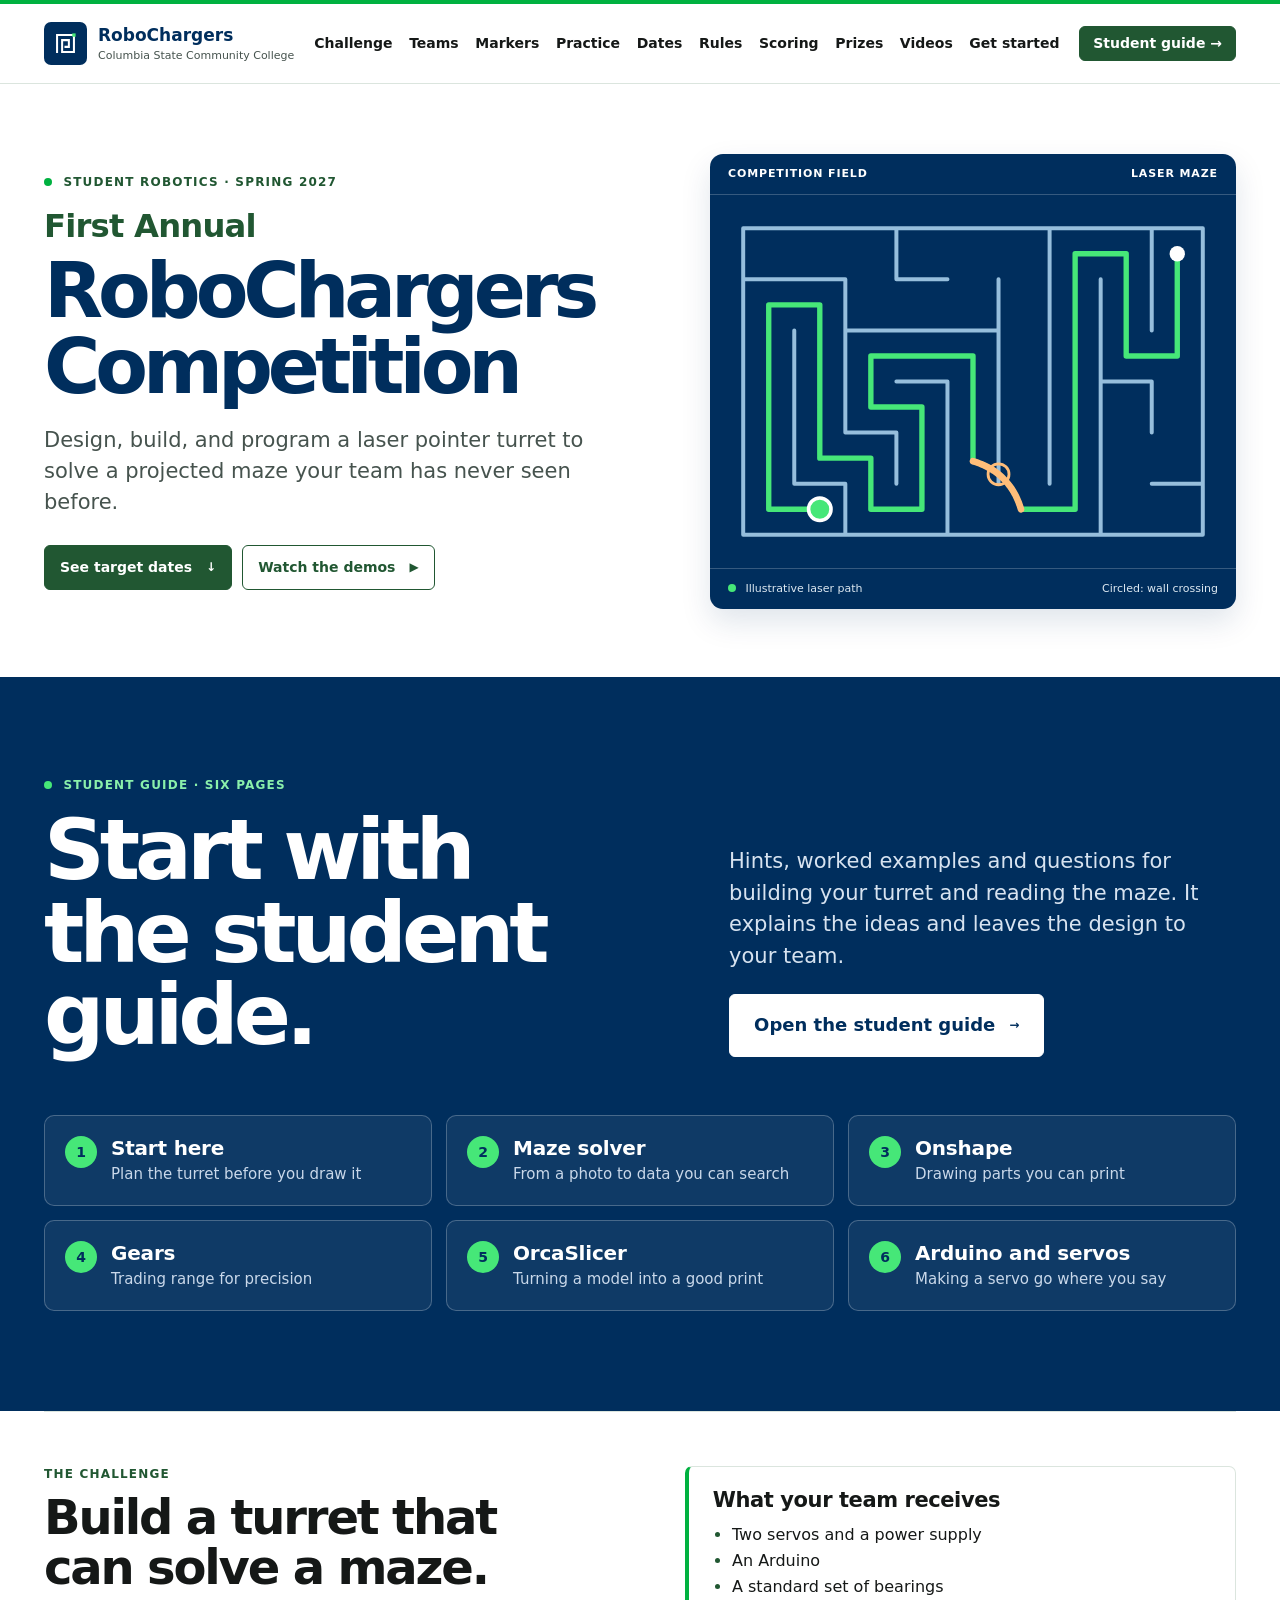
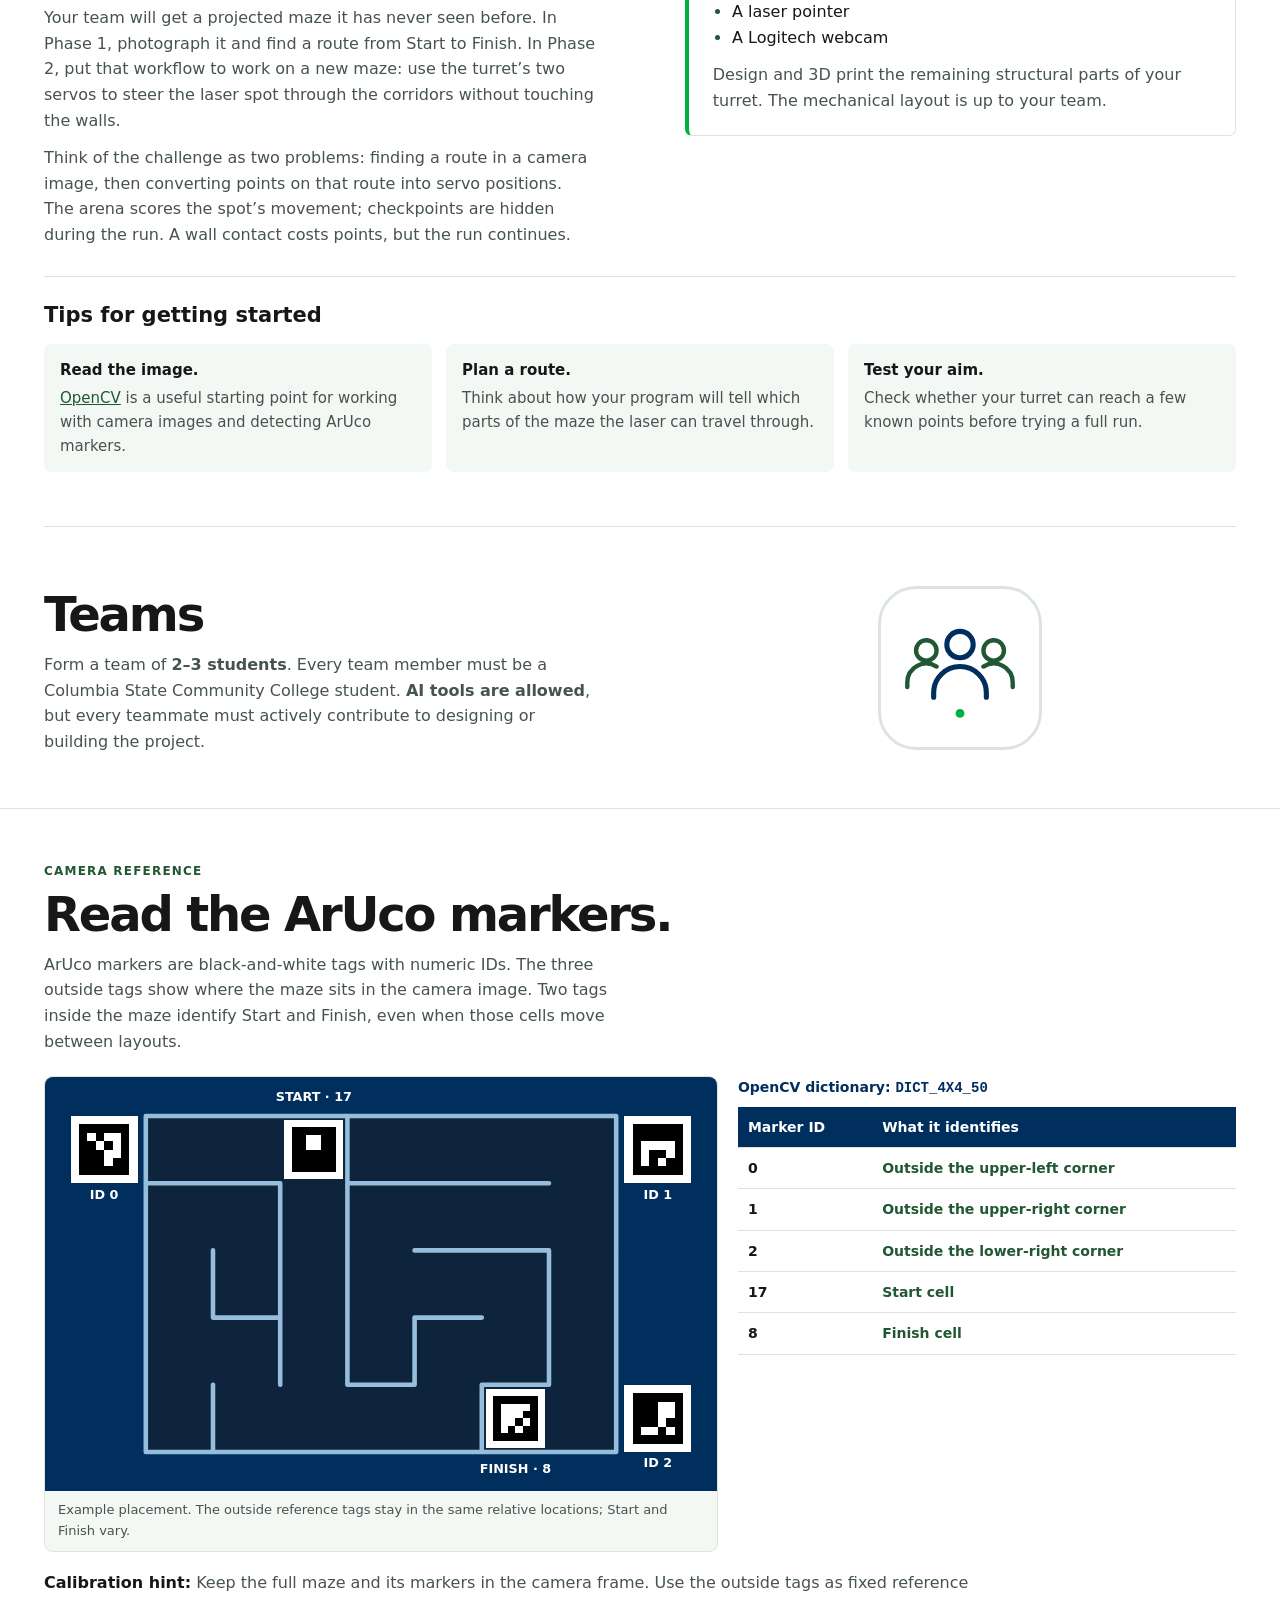
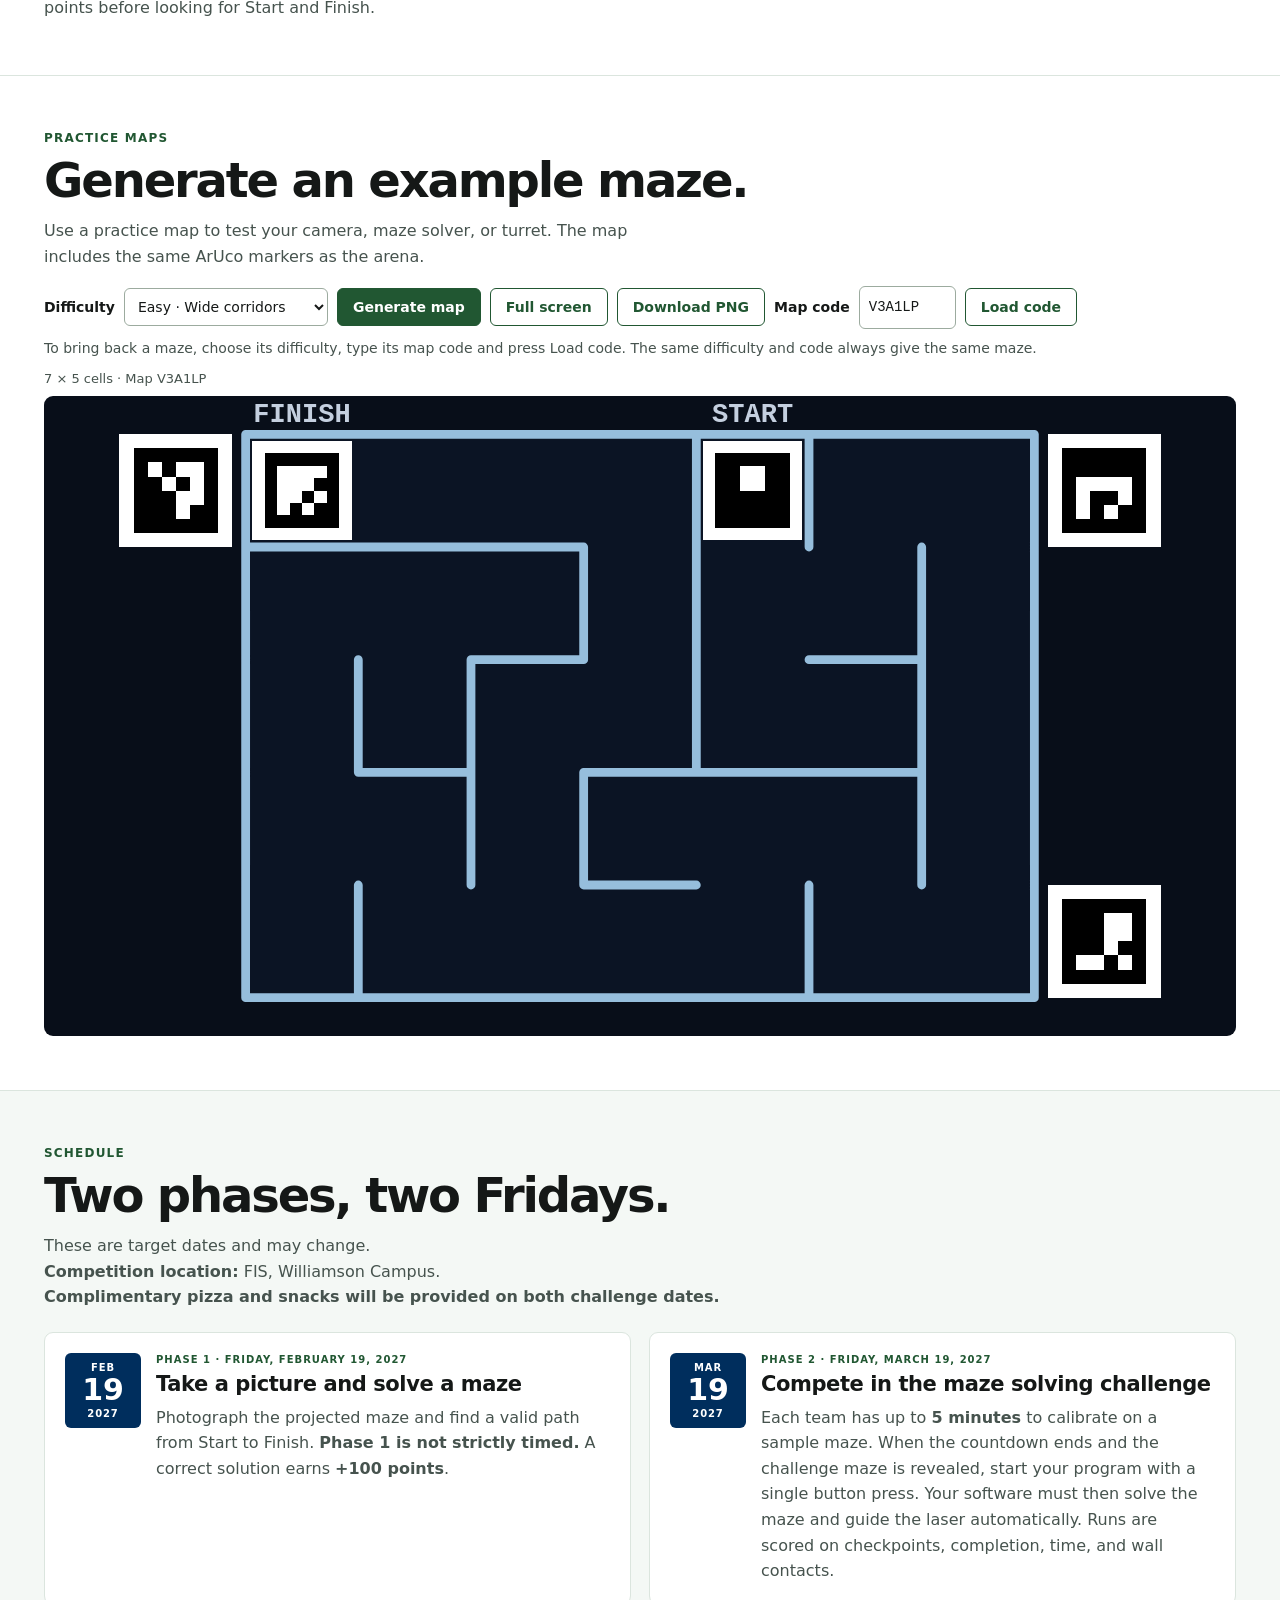
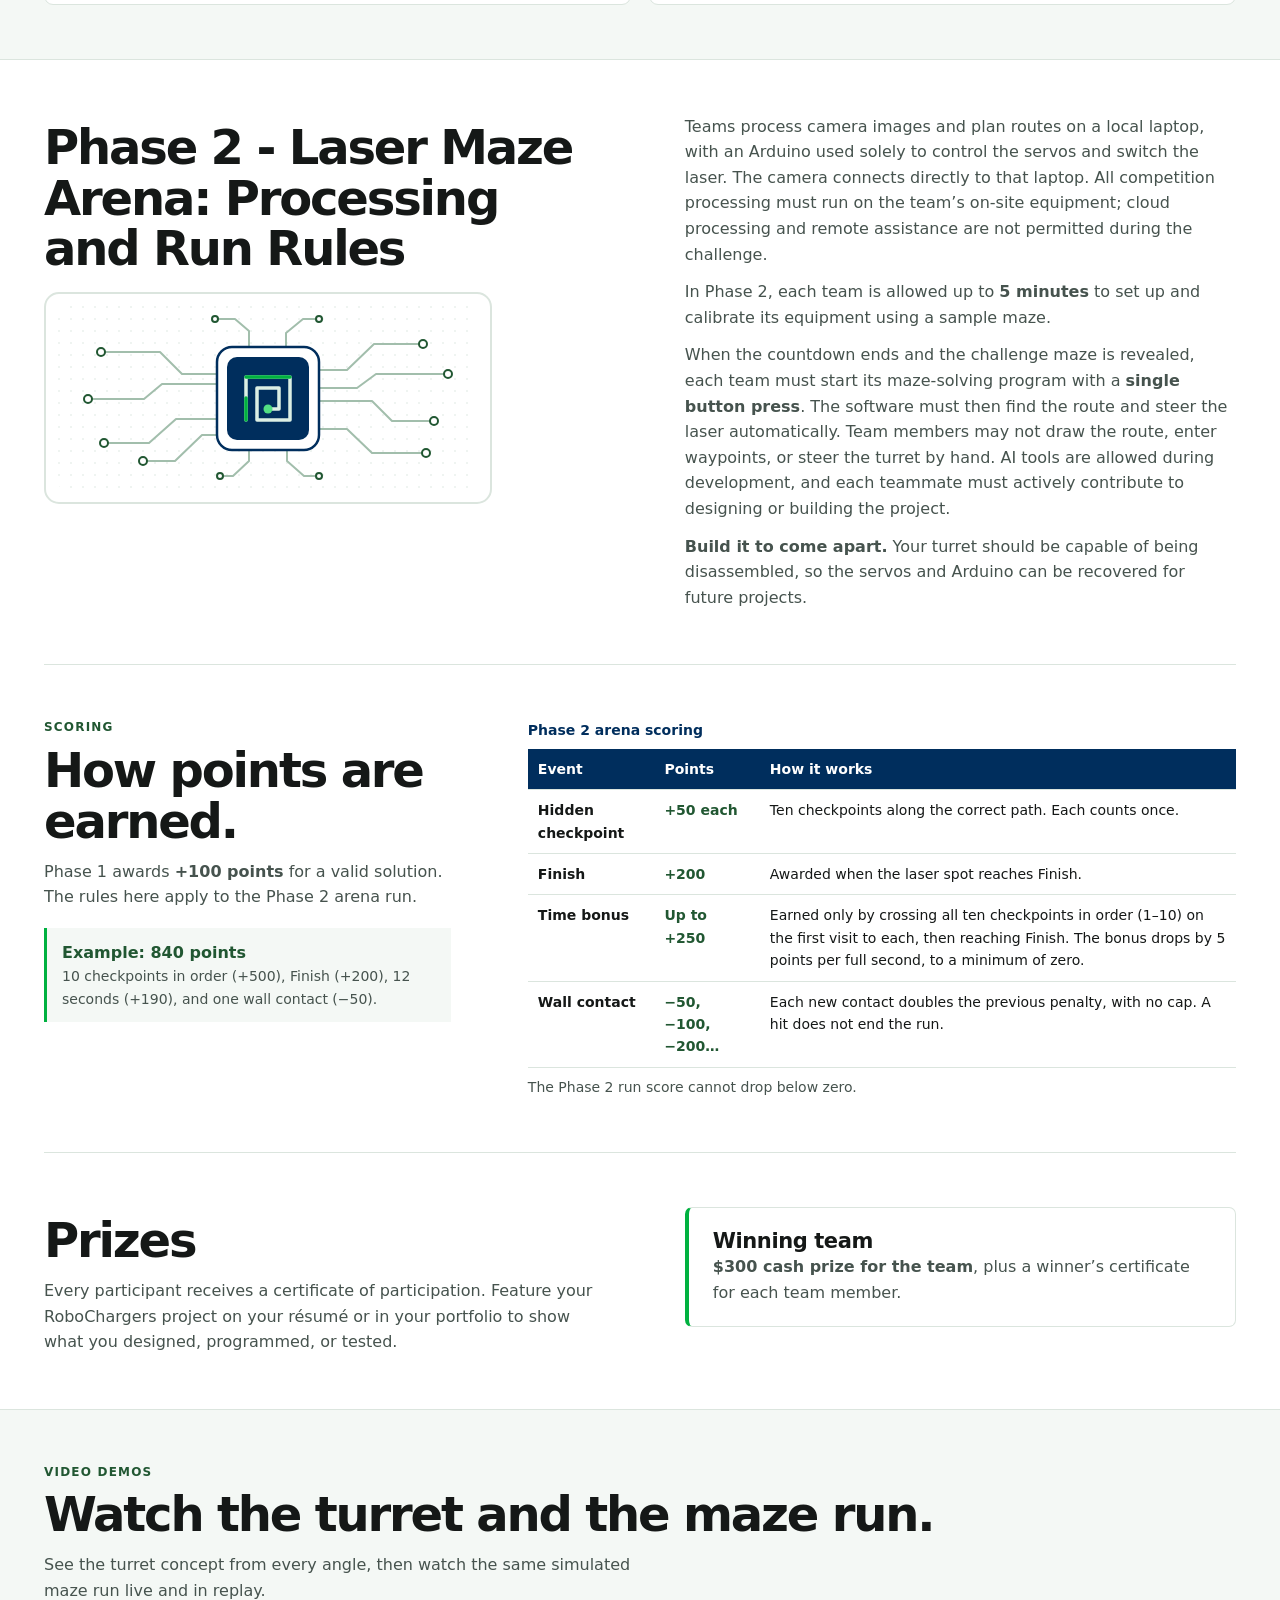
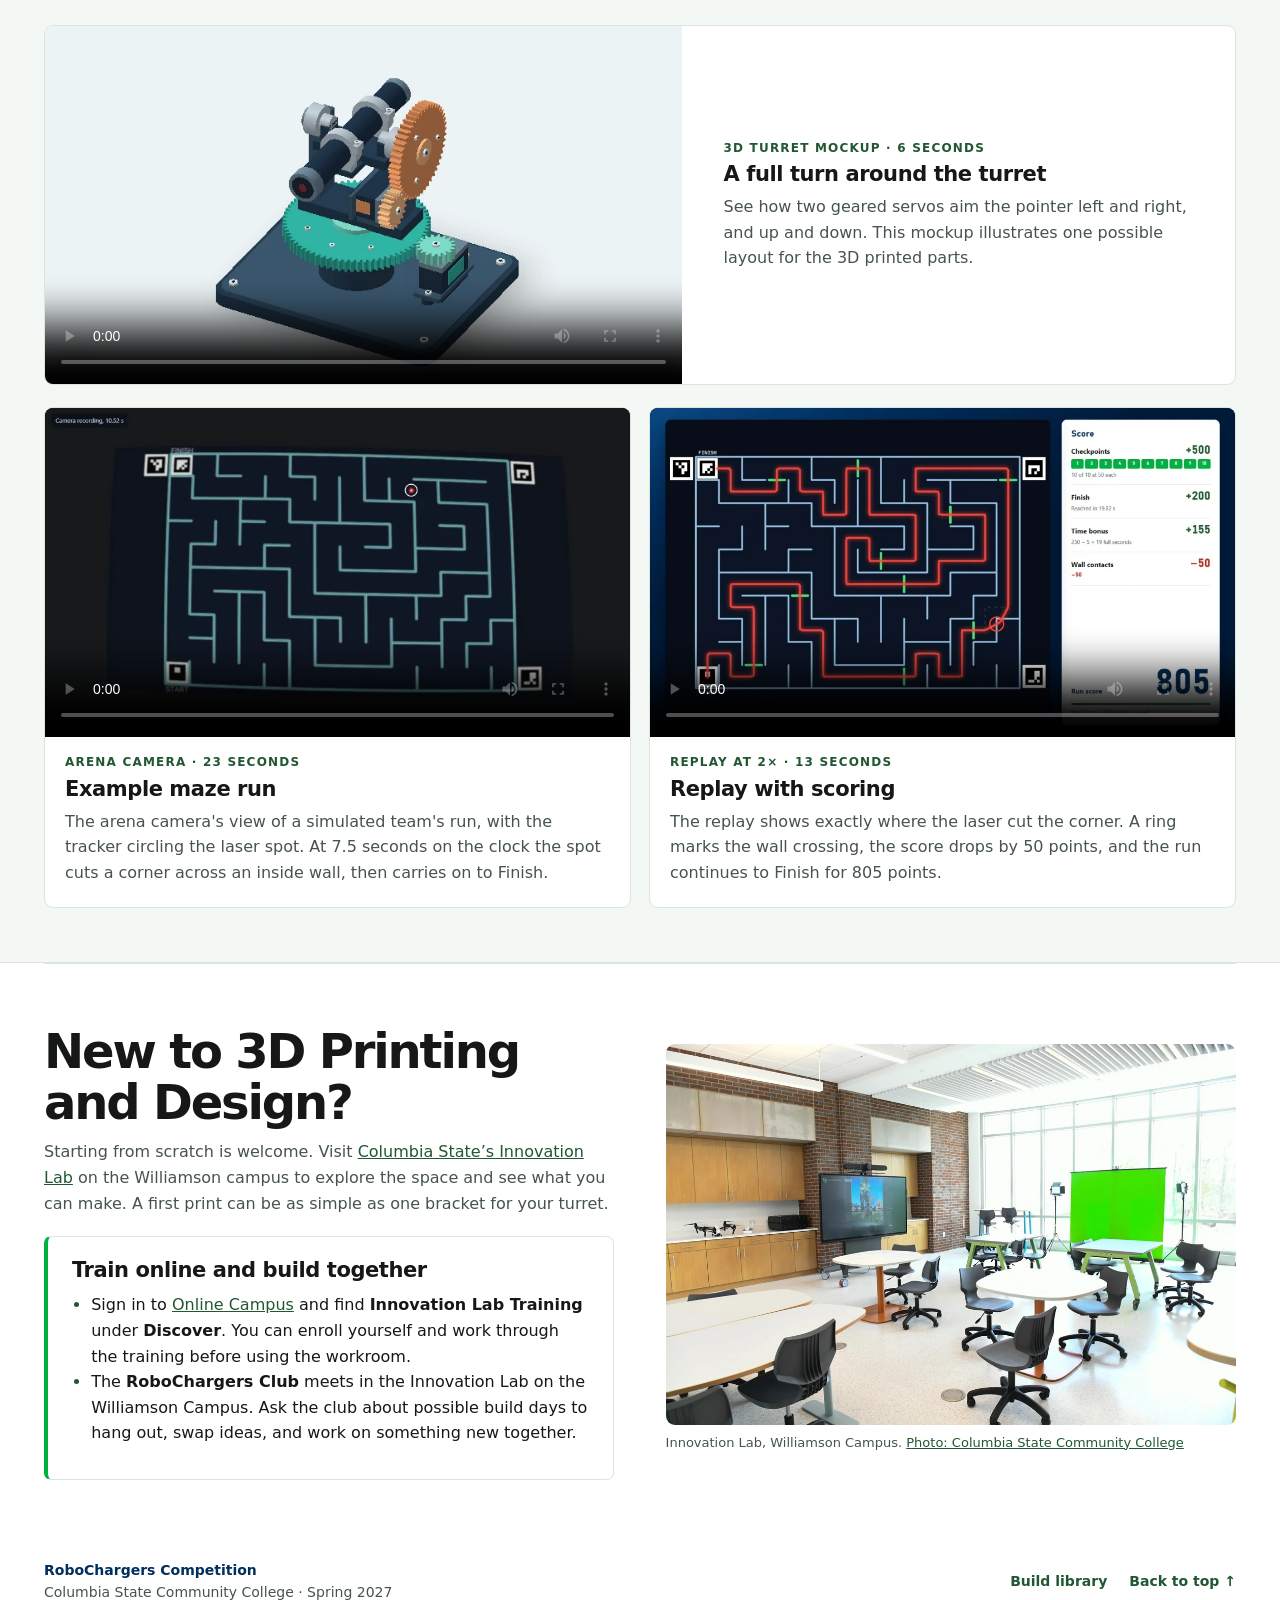
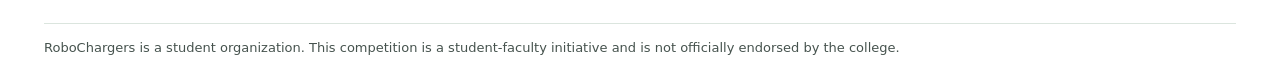
<file: public/index.html>
<!doctype html>
<html lang="en">
<head>
<meta charset="utf-8">
<meta name="viewport" content="width=device-width,initial-scale=1">
<meta name="description" content="Project brief, target dates, scoring and example runs for Columbia State Community College’s first annual RoboChargers competition.">
<title>First Annual RoboChargers Competition | Columbia State</title>
<link rel="icon" href="favicon.svg" type="image/svg+xml">
<link rel="stylesheet" href="site.css">
</head>
<body>
<button type="button" class="skip" id="skip-content">Skip to content</button>
<header class="top" id="top"><div class="wrap bar">
<a class="brand" href="#top"><span class="brand-icon" aria-hidden="true"><svg viewBox="0 0 32 32" width="27" height="27"><path d="M6 26V6h20v20H12V12h8v8h-4" fill="none" stroke="currentColor" stroke-width="2.4" stroke-linecap="square"/><path d="M24 4h4v4h-4z" fill="#46e778"/></svg></span><span><strong>RoboChargers</strong><small>Columbia State Community College</small></span></a>
<nav aria-label="Page sections"><a href="#challenge">Challenge</a><a href="#teams">Teams</a><a href="#markers">Markers</a><a href="#practice">Practice</a><a href="#schedule">Dates</a><a href="#run-rules">Rules</a><a href="#scoring">Scoring</a><a href="#prizes">Prizes</a><a href="#videos">Videos</a><a href="#getting-started">Get started</a></nav><a class="guide-link" href="student-guide/index.html">Student guide <span aria-hidden="true">→</span></a>
</div></header>
<main id="main" tabindex="-1">
<section class="wrap hero" aria-labelledby="title">
<div><p class="tag"><i></i> Student robotics · Spring 2027</p>
<h1 id="title"><span class="edition">First Annual</span> RoboChargers <span class="last">Competition</span></h1>
<p class="lede">Design, build, and program a laser pointer turret to solve a projected maze your team has never seen before.</p>
<div class="actions"><a class="button" href="#schedule">See target dates <span aria-hidden="true">↓</span></a><a class="button outline" href="#videos">Watch the demos <span aria-hidden="true">▶</span></a></div>
</div>
<figure class="hero-figure"><div class="figure-top"><span>Competition field</span><span>Laser maze</span></div><img src="media/maze-illustration.svg" alt="Illustrated laser path clipping an inside wall while cutting a corner; the crossing is circled." width="618" height="438"><figcaption><span><i></i> Illustrative laser path</span><span>Circled: wall crossing</span></figcaption></figure>
</section>
<section id="guide" class="guide-band" aria-labelledby="guide-title"><div class="wrap">
<div class="guide-head">
<div><p class="tag"><i></i> Student guide · Six pages</p>
<h2 id="guide-title">Start with the student guide.</h2></div>
<div class="guide-intro"><p>Hints, worked examples and questions for building your turret and reading the maze. It explains the ideas and leaves the design to your team.</p>
<a class="button guide-cta" href="student-guide/index.html">Open the student guide <span aria-hidden="true">→</span></a></div>
</div>
<ol class="guide-pages">
<li><a href="student-guide/index.html#start-here"><span class="n" aria-hidden="true">1</span><strong>Start here</strong><span>Plan the turret before you draw it</span></a></li>
<li><a href="student-guide/index.html#maze-solver"><span class="n" aria-hidden="true">2</span><strong>Maze solver</strong><span>From a photo to data you can search</span></a></li>
<li><a href="student-guide/index.html#onshape"><span class="n" aria-hidden="true">3</span><strong>Onshape</strong><span>Drawing parts you can print</span></a></li>
<li><a href="student-guide/index.html#gears"><span class="n" aria-hidden="true">4</span><strong>Gears</strong><span>Trading range for precision</span></a></li>
<li><a href="student-guide/index.html#orcaslicer"><span class="n" aria-hidden="true">5</span><strong>OrcaSlicer</strong><span>Turning a model into a good print</span></a></li>
<li><a href="student-guide/index.html#arduino"><span class="n" aria-hidden="true">6</span><strong>Arduino and servos</strong><span>Making a servo go where you say</span></a></li>
</ol>
</div></section>
<section id="challenge" class="wrap band challenge-band">
<div class="section-heading">
<p class="tag">The challenge</p><h2>Build a turret that can solve a maze.</h2>
<p>Your team will get a projected maze it has never seen before. In Phase 1, photograph it and find a route from Start to Finish. In Phase 2, put that workflow to work on a new maze: use the turret’s two servos to steer the laser spot through the corridors without touching the walls.</p>
<p>Think of the challenge as two problems: finding a route in a camera image, then converting points on that route into servo positions. The arena scores the spot’s movement; checkpoints are hidden during the run. A wall contact costs points, but the run continues.</p>
</div>
<div class="kit"><h3>What your team receives</h3><ul><li>Two servos and a power supply</li><li>An Arduino</li><li>A standard set of bearings</li><li>A laser pointer</li><li>A Logitech webcam</li></ul><p>Design and 3D print the remaining structural parts of your turret. The mechanical layout is up to your team.</p></div>
<div class="starter">
<h3>Tips for getting started</h3>
<ul class="starter-grid">
<li><strong>Read the image.</strong> <a target="_blank" rel="noopener noreferrer" href="https://docs.opencv.org/4.12.0/d5/dae/tutorial_aruco_detection.html">OpenCV</a> is a useful starting point for working with camera images and detecting ArUco markers.</li>
<li><strong>Plan a route.</strong> Think about how your program will tell which parts of the maze the laser can travel through.</li>
<li><strong>Test your aim.</strong> Check whether your turret can reach a few known points before trying a full run.</li>
</ul>
</div>
</section>
<section id="teams" class="wrap band" aria-labelledby="teams-title">
<div class="section-heading"><h2 id="teams-title">Teams</h2><p>Form a team of <strong>2–3 students</strong>. Every team member must be a Columbia State Community College student. <strong>AI tools are allowed</strong>, but every teammate must actively contribute to designing or building the project.</p></div>
<svg class="team-icon" aria-hidden="true" focusable="false" viewBox="0 0 112 112" width="164" height="164">
 <rect x="1" y="1" width="110" height="110" rx="25" fill="#fff" stroke="#dbe5de" stroke-width="2"/>
 <g fill="none" stroke="var(--hunter)" stroke-width="3" stroke-linecap="round" stroke-linejoin="round">
  <circle cx="33" cy="44" r="7"/><circle cx="79" cy="44" r="7"/>
  <path d="M20 69v-3a13 13 0 0 1 20-11m52 14v-3a13 13 0 0 0-20-11"/>
 </g>
 <g fill="none" stroke="var(--navy)" stroke-width="3.5" stroke-linecap="round">
  <circle cx="56" cy="40" r="9"/><path d="M38 76v-3a18 18 0 0 1 36 0v3"/>
 </g>
 <circle cx="56" cy="87" r="3" fill="var(--kelly)"/>
</svg>
</section>
<section id="markers" class="marker-section"><div class="wrap">
<div class="section-heading"><p class="tag">Camera reference</p><h2>Read the ArUco markers.</h2><p>ArUco markers are black-and-white tags with numeric IDs. The three outside tags show where the maze sits in the camera image. Two tags inside the maze identify Start and Finish, even when those cells move between layouts.</p></div>
<div class="marker-grid">
<figure class="marker-figure"><img src="media/aruco-layout.svg" alt="Example projected maze with ID 0 outside the upper left, ID 1 outside the upper right, ID 2 outside the lower right, Start ID 17 in a top-edge cell and Finish ID 8 in a bottom-edge cell." width="1000" height="616"><figcaption>Example placement. The outside reference tags stay in the same relative locations; Start and Finish vary.</figcaption></figure>
<div class="table-wrap"><table><caption>OpenCV dictionary: <code>DICT_4X4_50</code></caption><thead><tr><th scope="col">Marker ID</th><th scope="col">What it identifies</th></tr></thead><tbody>
<tr><th scope="row">0</th><td>Outside the upper-left corner</td></tr>
<tr><th scope="row">1</th><td>Outside the upper-right corner</td></tr>
<tr><th scope="row">2</th><td>Outside the lower-right corner</td></tr>
<tr><th scope="row">17</th><td>Start cell</td></tr>
<tr><th scope="row">8</th><td>Finish cell</td></tr>
</tbody></table></div>
</div>
<p class="marker-tip"><strong>Calibration hint:</strong> Keep the full maze and its markers in the camera frame. Use the outside tags as fixed reference points before looking for Start and Finish.</p>
</div></section>
<section id="practice" class="practice-section"><div class="wrap">
<div class="section-heading"><p class="tag">Practice maps</p><h2>Generate an example maze.</h2><p>Use a practice map to test your camera, maze solver, or turret. The map includes the same ArUco markers as the arena.</p></div>
<form id="practice-controls" class="practice-controls"><label for="practice-size">Difficulty</label><select id="practice-size"><option value="easy">Easy · Wide corridors</option><option value="standard">Standard</option><option value="hard">Hard · Narrow corridors</option></select><button class="button" type="submit">Generate map</button><button class="button outline" type="button" id="practice-fullscreen">Full screen</button><button class="button outline" type="button" id="practice-download">Download PNG</button><span class="practice-code"><label for="practice-code">Map code</label><input id="practice-code" type="text" autocomplete="off" spellcheck="false" maxlength="12" size="9" aria-describedby="practice-code-help"><button class="button outline" type="button" id="practice-load">Load code</button></span></form>
<p class="practice-help" id="practice-code-help">To bring back a maze, choose its difficulty, type its map code and press Load code. The same difficulty and code always give the same maze.</p>
<p class="practice-meta" id="practice-meta" role="status"></p>
<div class="practice-board" id="practice-board"><svg id="practice-svg" role="img" aria-label="Practice maze with ArUco reference tags and labeled Start and Finish"></svg><button class="practice-exit" type="button" id="practice-exit">Exit full screen</button></div>
<noscript><p>Enable JavaScript to generate practice maps.</p></noscript>
</div></section>
<section id="schedule" class="schedule"><div class="wrap">
<div class="section-heading"><p class="tag">Schedule</p><h2>Two phases, two Fridays.</h2><p>These are target dates and may change.</p><p><strong>Competition location:</strong> FIS, Williamson Campus.</p><p class="schedule-food"><strong>Complimentary pizza and snacks will be provided on both challenge dates.</strong></p></div>
<div class="cards">
<article class="phase"><div class="date"><span>FEB</span><strong>19</strong><small>2027</small></div><div><p class="tag">Phase 1 · Friday, February 19, 2027</p><h3>Take a picture and solve a maze</h3><p>Photograph the projected maze and find a valid path from Start to Finish. <strong>Phase 1 is not strictly timed.</strong> A correct solution earns <strong>+100 points</strong>.</p></div></article>
<article class="phase"><div class="date"><span>MAR</span><strong>19</strong><small>2027</small></div><div><p class="tag">Phase 2 · Friday, March 19, 2027</p><h3>Compete in the maze solving challenge</h3><p>Each team has up to <strong>5 minutes</strong> to calibrate on a sample maze. When the countdown ends and the challenge maze is revealed, start your program with a single button press. Your software must then solve the maze and guide the laser automatically. Runs are scored on checkpoints, completion, time, and wall contacts.</p></div></article>
</div>
</div></section>
<section id="run-rules" class="wrap band run-rules" aria-labelledby="run-rules-title">
<div class="section-heading">
<h2 id="run-rules-title">Phase 2 - Laser Maze Arena: Processing and Run Rules</h2>
<img class="processing-art" src="media/processing-art.svg" width="448" height="212" alt="">
</div>
<div class="run-rules-copy">
<p>Teams process camera images and plan routes on a local laptop, with an Arduino used solely to control the servos and switch the laser. The camera connects directly to that laptop. All competition processing must run on the team’s on-site equipment; cloud processing and remote assistance are not permitted during the challenge.</p>
<p>In Phase 2, each team is allowed up to <strong>5 minutes</strong> to set up and calibrate its equipment using a sample maze.</p>
<p>When the countdown ends and the challenge maze is revealed, each team must start its maze-solving program with a <strong>single button press</strong>. The software must then find the route and steer the laser automatically. Team members may not draw the route, enter waypoints, or steer the turret by hand. AI tools are allowed during development, and each teammate must actively contribute to designing or building the project.</p>
<p><strong>Build it to come apart.</strong> Your turret should be capable of being disassembled, so the servos and Arduino can be recovered for future projects.</p>
</div>
</section>
<section id="scoring" class="wrap band score-band">
<div class="section-heading"><p class="tag">Scoring</p><h2>How points are earned.</h2><p>Phase 1 awards <strong>+100 points</strong> for a valid solution. The rules here apply to the Phase 2 arena run.</p><div class="example"><strong>Example: 840 points</strong><p>10 checkpoints in order (+500), Finish (+200), 12 seconds (+190), and one wall contact (−50).</p></div></div>
<div class="table-wrap"><table><caption>Phase 2 arena scoring</caption><thead><tr><th scope="col">Event</th><th scope="col">Points</th><th scope="col">How it works</th></tr></thead><tbody>
<tr><th scope="row">Hidden checkpoint</th><td>+50 each</td><td>Ten checkpoints along the correct path. Each counts once.</td></tr>
<tr><th scope="row">Finish</th><td>+200</td><td>Awarded when the laser spot reaches Finish.</td></tr>
<tr><th scope="row">Time bonus</th><td>Up to +250</td><td>Earned only by crossing all ten checkpoints in order (1–10) on the first visit to each, then reaching Finish. The bonus drops by 5 points per full second, to a minimum of zero.</td></tr>
<tr><th scope="row">Wall contact</th><td>−50, −100, −200…</td><td>Each new contact doubles the previous penalty, with no cap. A hit does not end the run.</td></tr>
</tbody></table><p class="score-note">The Phase 2 run score cannot drop below zero.</p></div>
</section>
<section id="prizes" class="wrap band" aria-labelledby="prizes-title">
<div class="section-heading"><h2 id="prizes-title">Prizes</h2><p>Every participant receives a certificate of participation. Feature your RoboChargers project on your résumé or in your portfolio to show what you designed, programmed, or tested.</p></div>
<div class="kit"><h3>Winning team</h3><p><strong>$300 cash prize for the team</strong>, plus a winner’s certificate for each team member.</p></div>
</section>
<section id="videos" class="videos"><div class="wrap">
<div class="section-heading"><p class="tag">Video demos</p><h2>Watch the turret and the maze run.</h2><p>See the turret concept from every angle, then watch the same simulated maze run live and in replay.</p></div>
<article class="video-card turret-card"><video controls controlslist="nodownload" playsinline preload="metadata" width="768" height="432" poster="media/turret.webp" aria-label="360-degree view of the two-servo laser turret mockup"><source src="media/turret.mp4" type="video/mp4"></video><div class="video-copy"><p class="tag">3D turret mockup · 6 seconds</p><h3>A full turn around the turret</h3><p>See how two geared servos aim the pointer left and right, and up and down. This mockup illustrates one possible layout for the 3D printed parts.</p></div></article>
<div class="cards">
<article class="video-card"><video controls controlslist="nodownload" playsinline preload="metadata" width="960" height="540" poster="media/example-run.webp" aria-label="Example maze run, seen by the arena camera"><source src="media/example-run.mp4" type="video/mp4"></video><div class="video-copy"><p class="tag">Arena camera · 23 seconds</p><h3>Example maze run</h3><p>The arena camera's view of a simulated team's run, with the tracker circling the laser spot. At 7.5 seconds on the clock the spot cuts a corner across an inside wall, then carries on to Finish.</p></div></article>
<article class="video-card"><video controls controlslist="nodownload" playsinline preload="metadata" width="960" height="540" poster="media/replay.webp" aria-label="Run replay with scoring"><source src="media/replay.mp4" type="video/mp4"></video><div class="video-copy"><p class="tag">Replay at 2× · 13 seconds</p><h3>Replay with scoring</h3><p>The replay shows exactly where the laser cut the corner. A ring marks the wall crossing, the score drops by 50 points, and the run continues to Finish for 805 points.</p></div></article>
</div>
</div></section>
<section id="getting-started" class="wrap band" aria-labelledby="getting-started-title">
<div class="beginner-copy">
<div class="section-heading"><h2 id="getting-started-title">New to 3D Printing and Design?</h2><p>Starting from scratch is welcome. Visit <a target="_blank" rel="noopener noreferrer" href="https://columbiastate.edu/innovationlab/index.html">Columbia State’s Innovation Lab</a> on the Williamson campus to explore the space and see what you can make. A first print can be as simple as one bracket for your turret.</p></div>
<div class="kit"><h3>Train online and build together</h3><ul><li>Sign in to <a target="_blank" rel="noopener noreferrer" href="https://elearn.columbiastate.edu/">Online Campus</a> and find <strong>Innovation Lab Training</strong> under <strong>Discover</strong>. You can enroll yourself and work through the training before using the workroom.</li><li>The <strong>RoboChargers Club</strong> meets in the Innovation Lab on the Williamson Campus. Ask the club about possible build days to hang out, swap ideas, and work on something new together.</li></ul></div>
</div>
<figure class="lab-photo">
 <img src="media/innovation-lab.webp" width="1120" height="747" loading="lazy" decoding="async" alt="Empty Innovation Lab with movable tables, rolling chairs, a large display, and a green screen.">
 <figcaption>Innovation Lab, Williamson Campus. <a target="_blank" rel="noopener noreferrer" href="https://new.columbiastate.edu/news/details/2024/03/columbia-state-unveils-new-arts-and-technology-building-with-ribbon-cutting-and-open-house.html">Photo: Columbia State Community College</a></figcaption>
</figure>
</section>
</main>
<footer><div class="wrap footer"><div><strong>RoboChargers Competition</strong><p>Columbia State Community College · Spring 2027</p></div><span class="footer-links"><a href="/">Build library</a><a href="#top">Back to top ↑</a></span></div>
<div class="wrap footer-note"><p>RoboChargers is a student organization. This competition is a student-faculty initiative and is not officially endorsed by the college.</p></div></footer>
<script defer src="practice.js"></script>
</body></html>
</file>
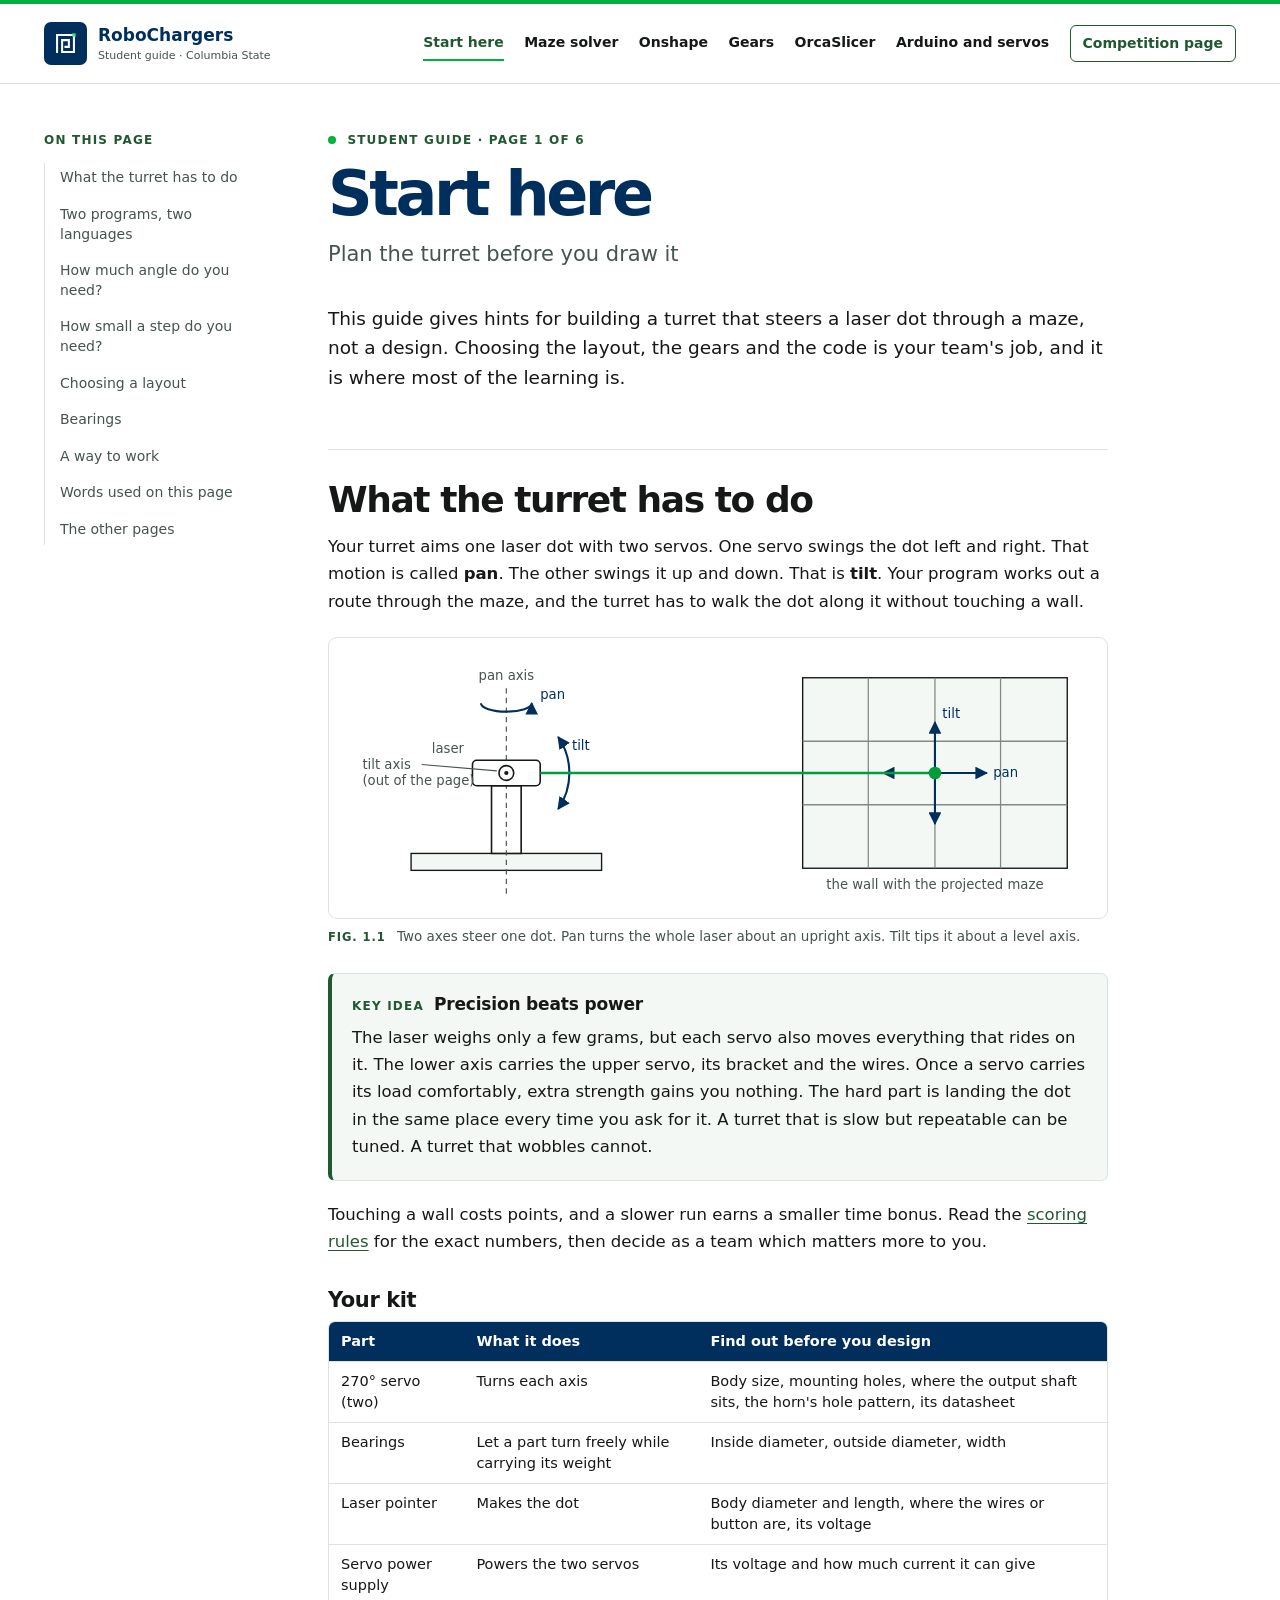
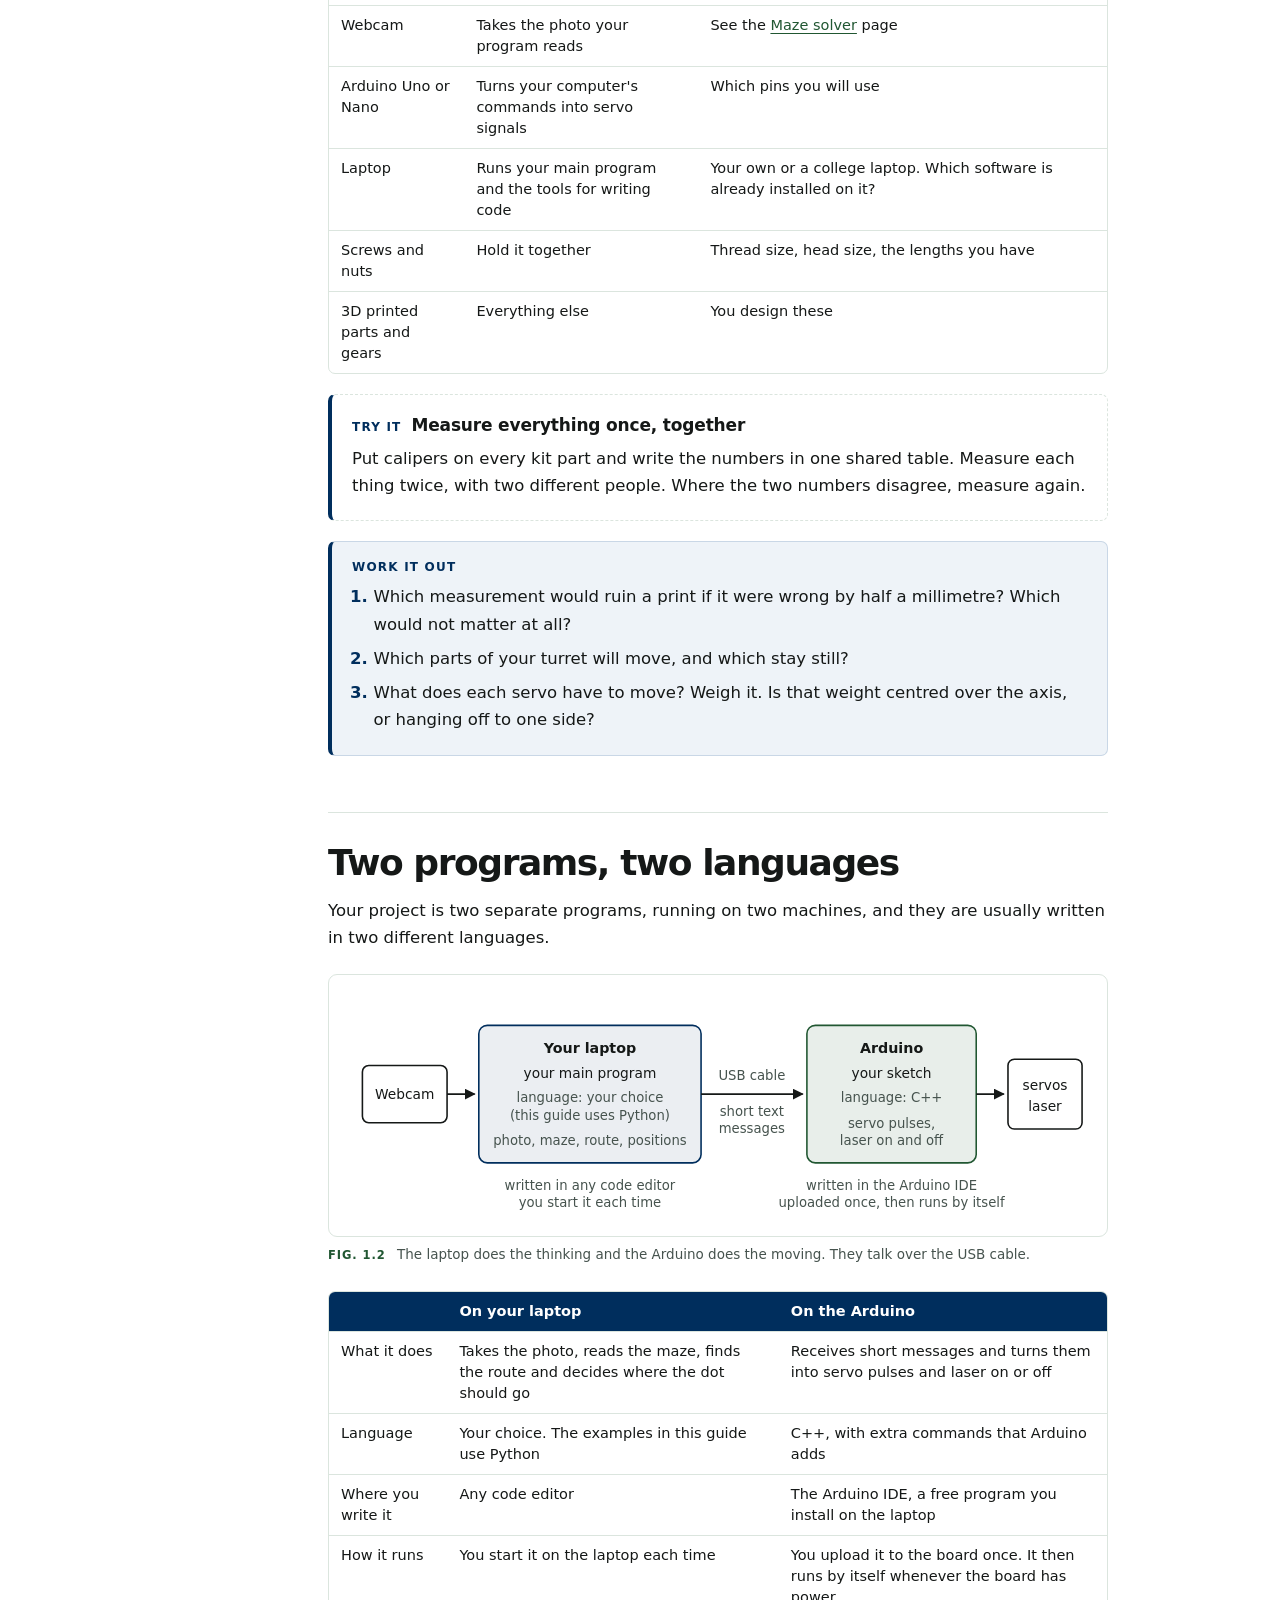
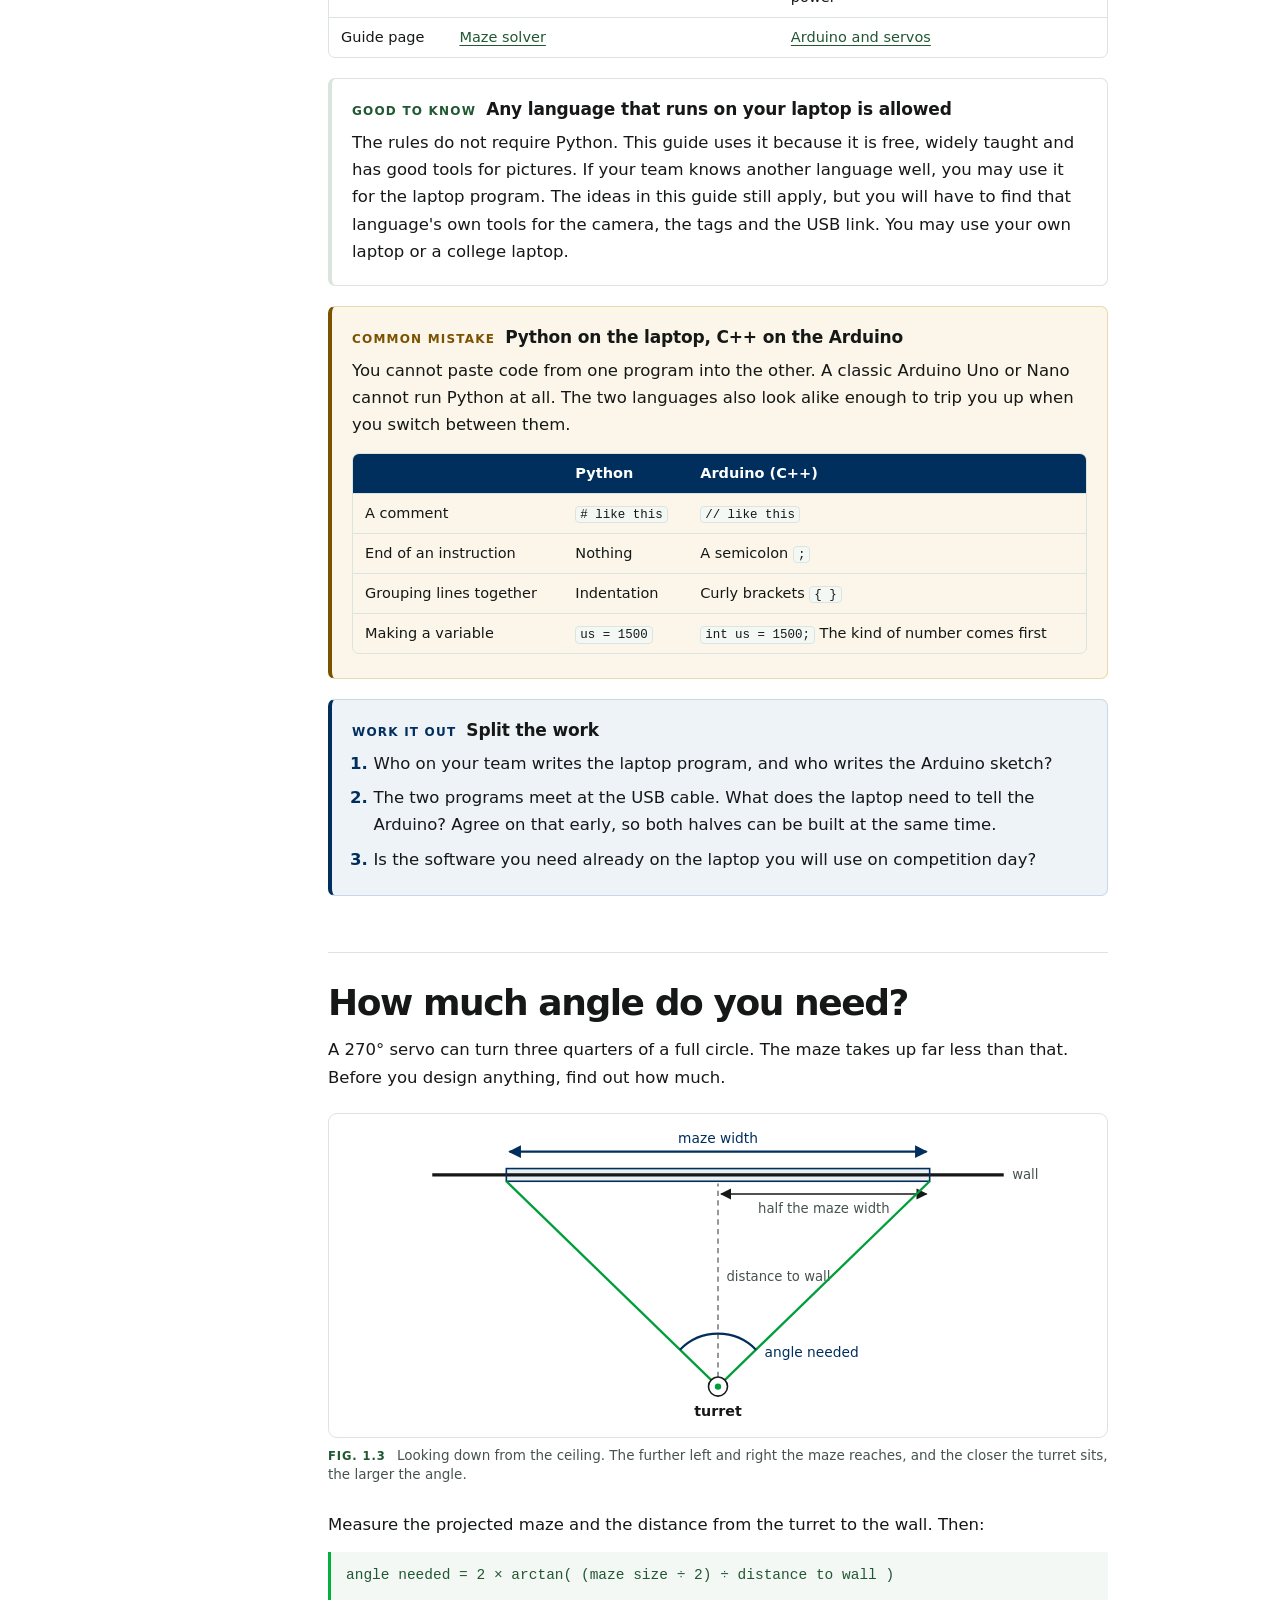
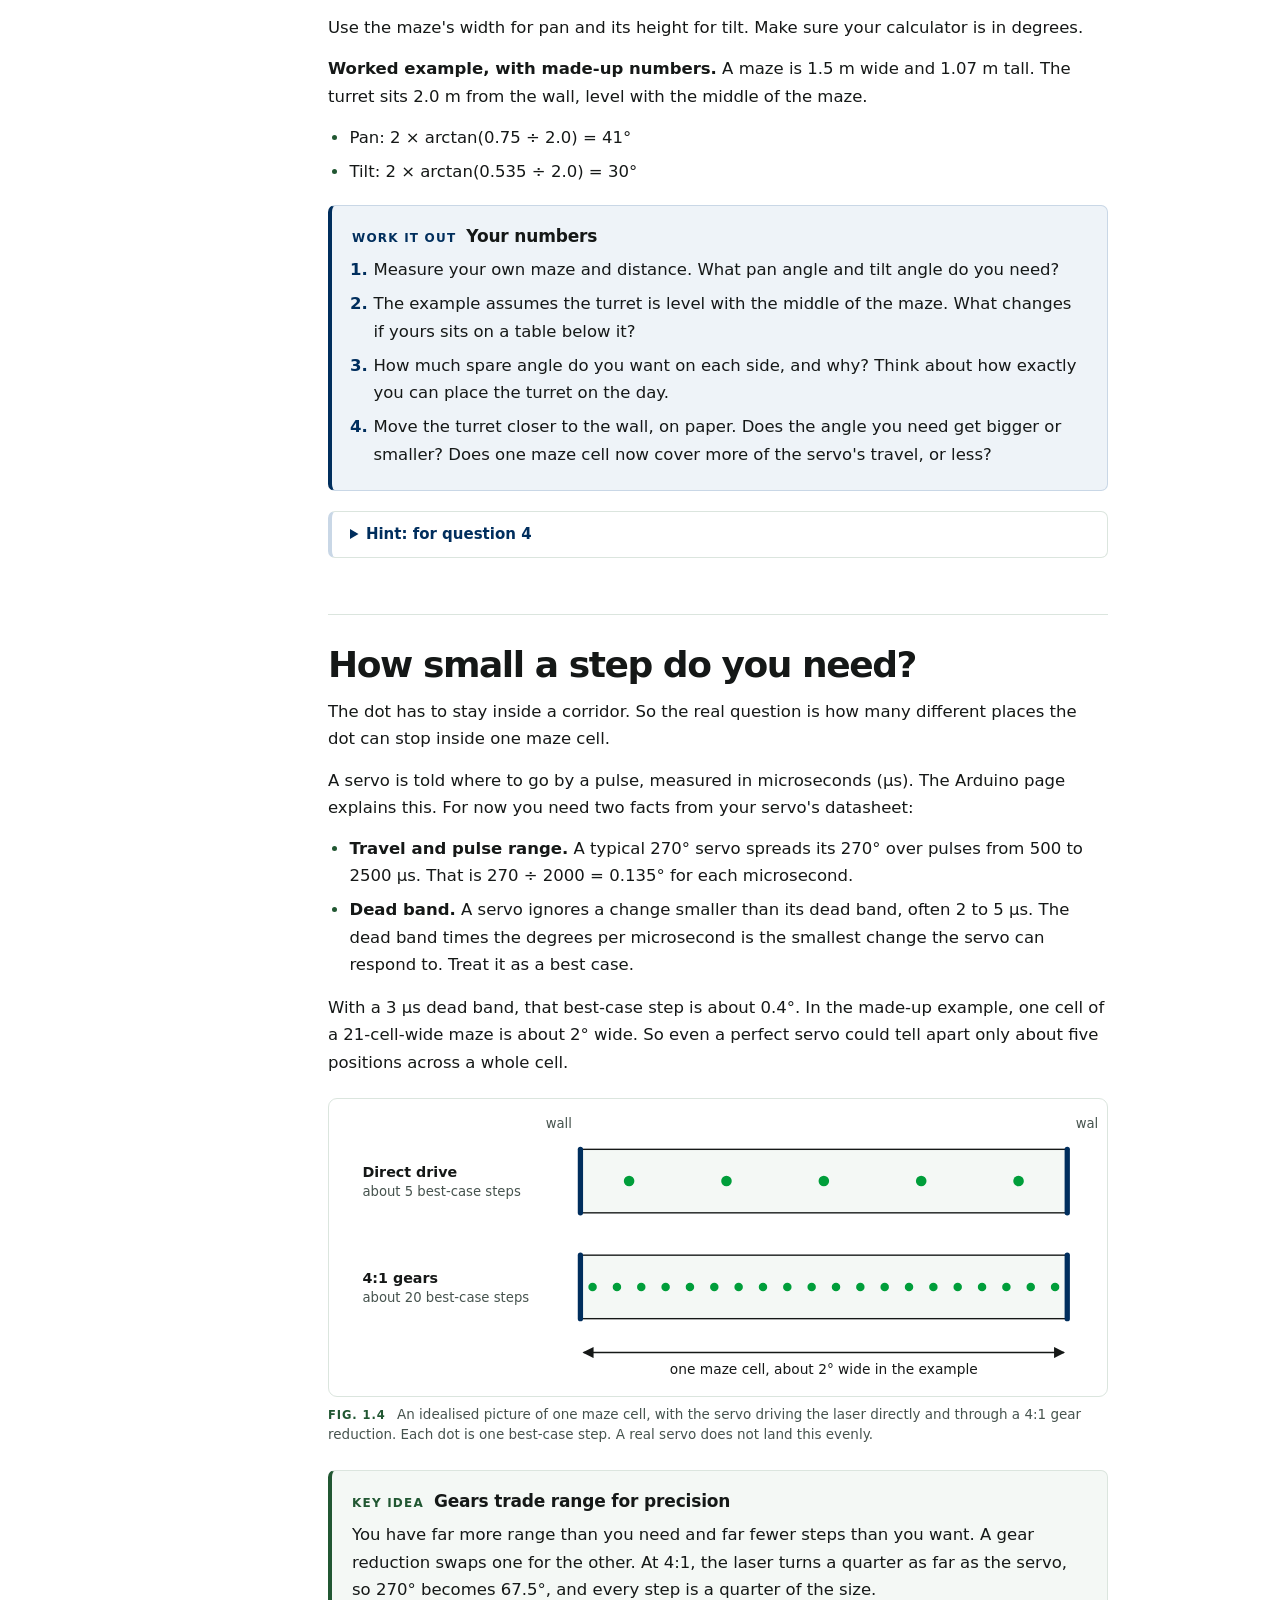
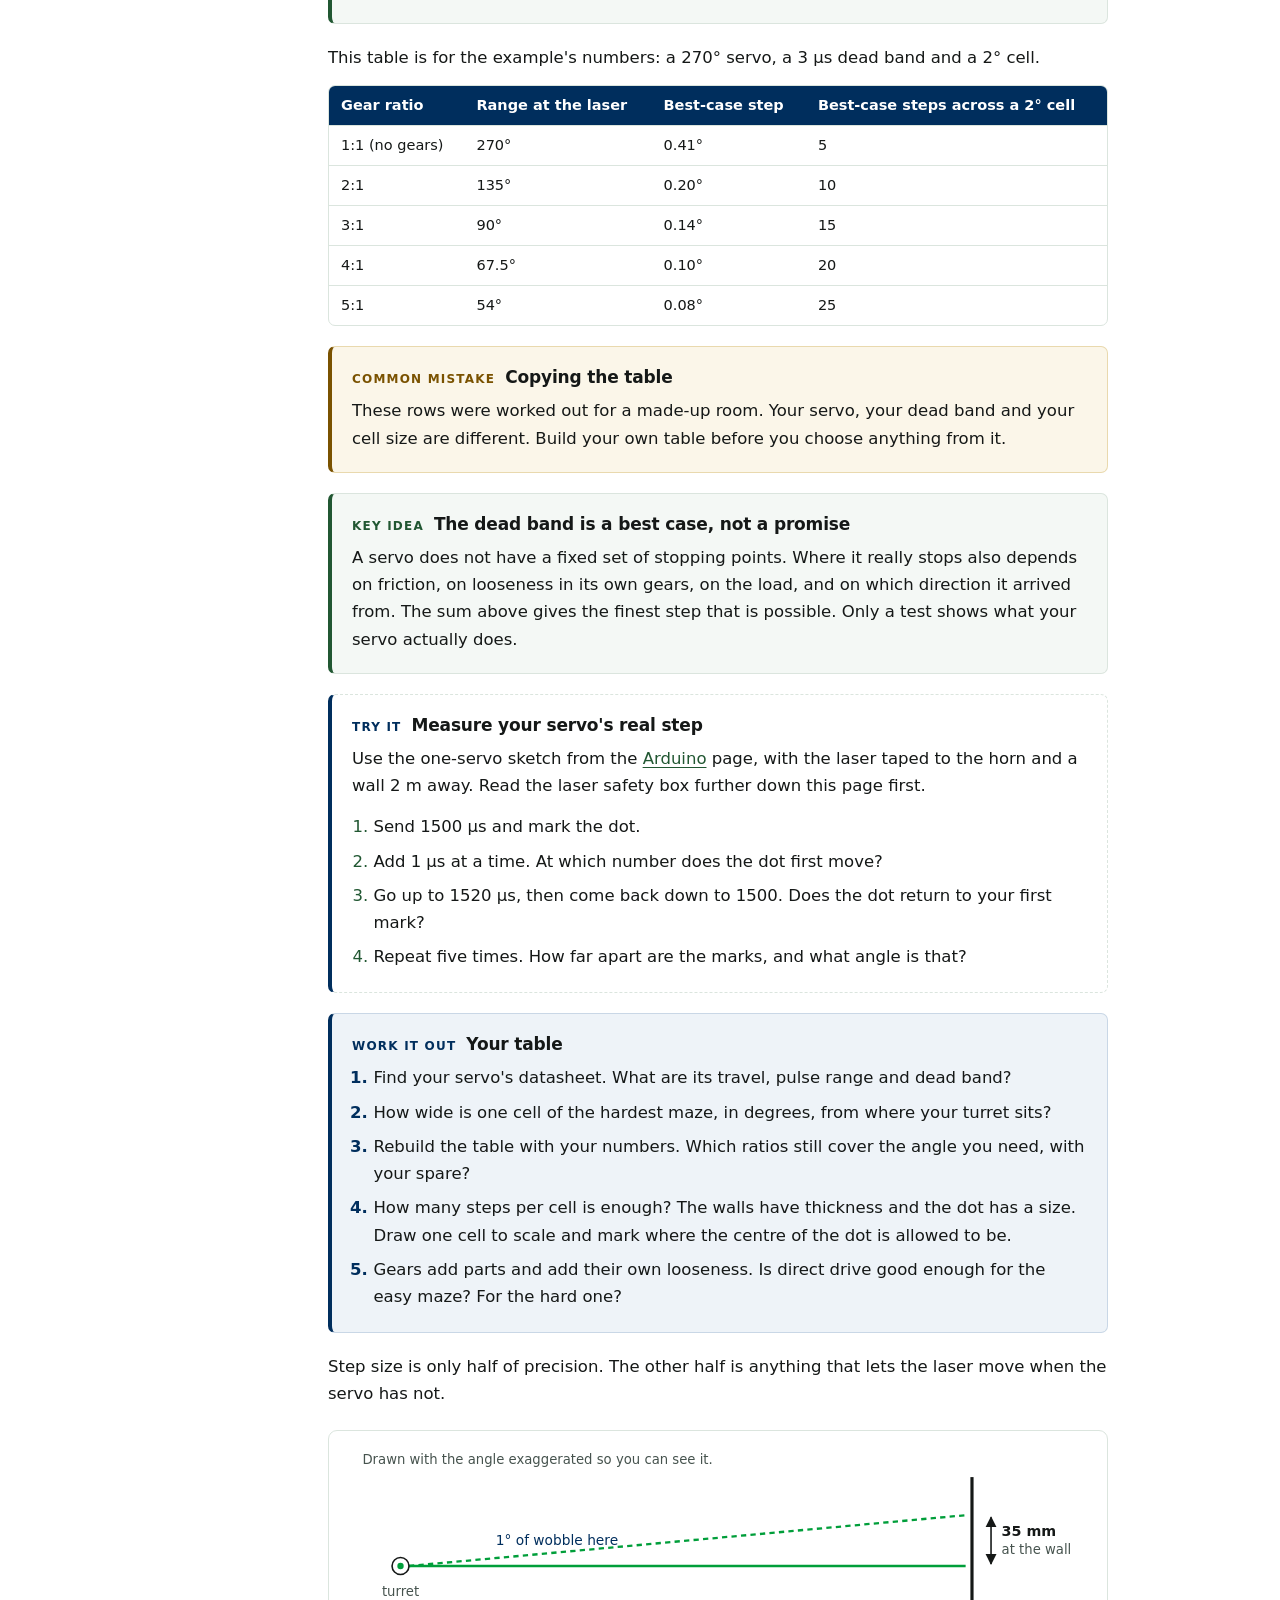
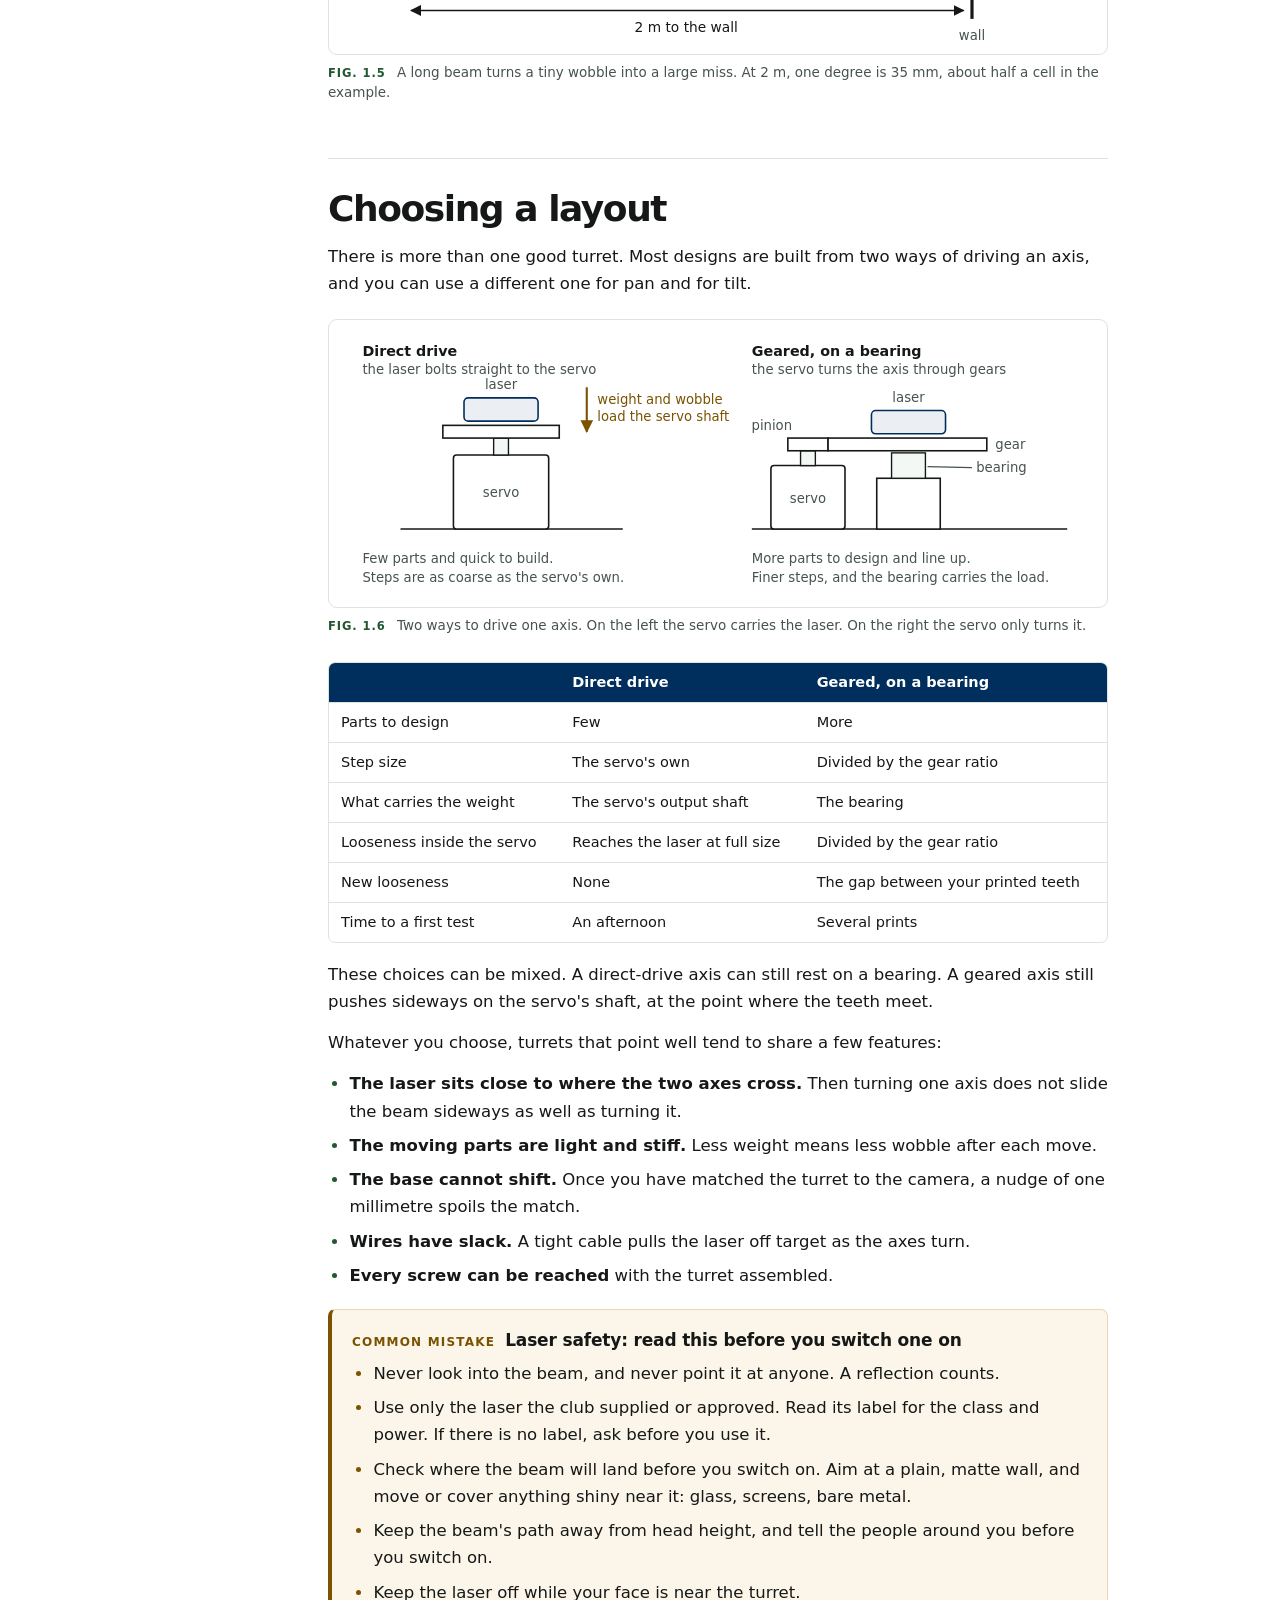
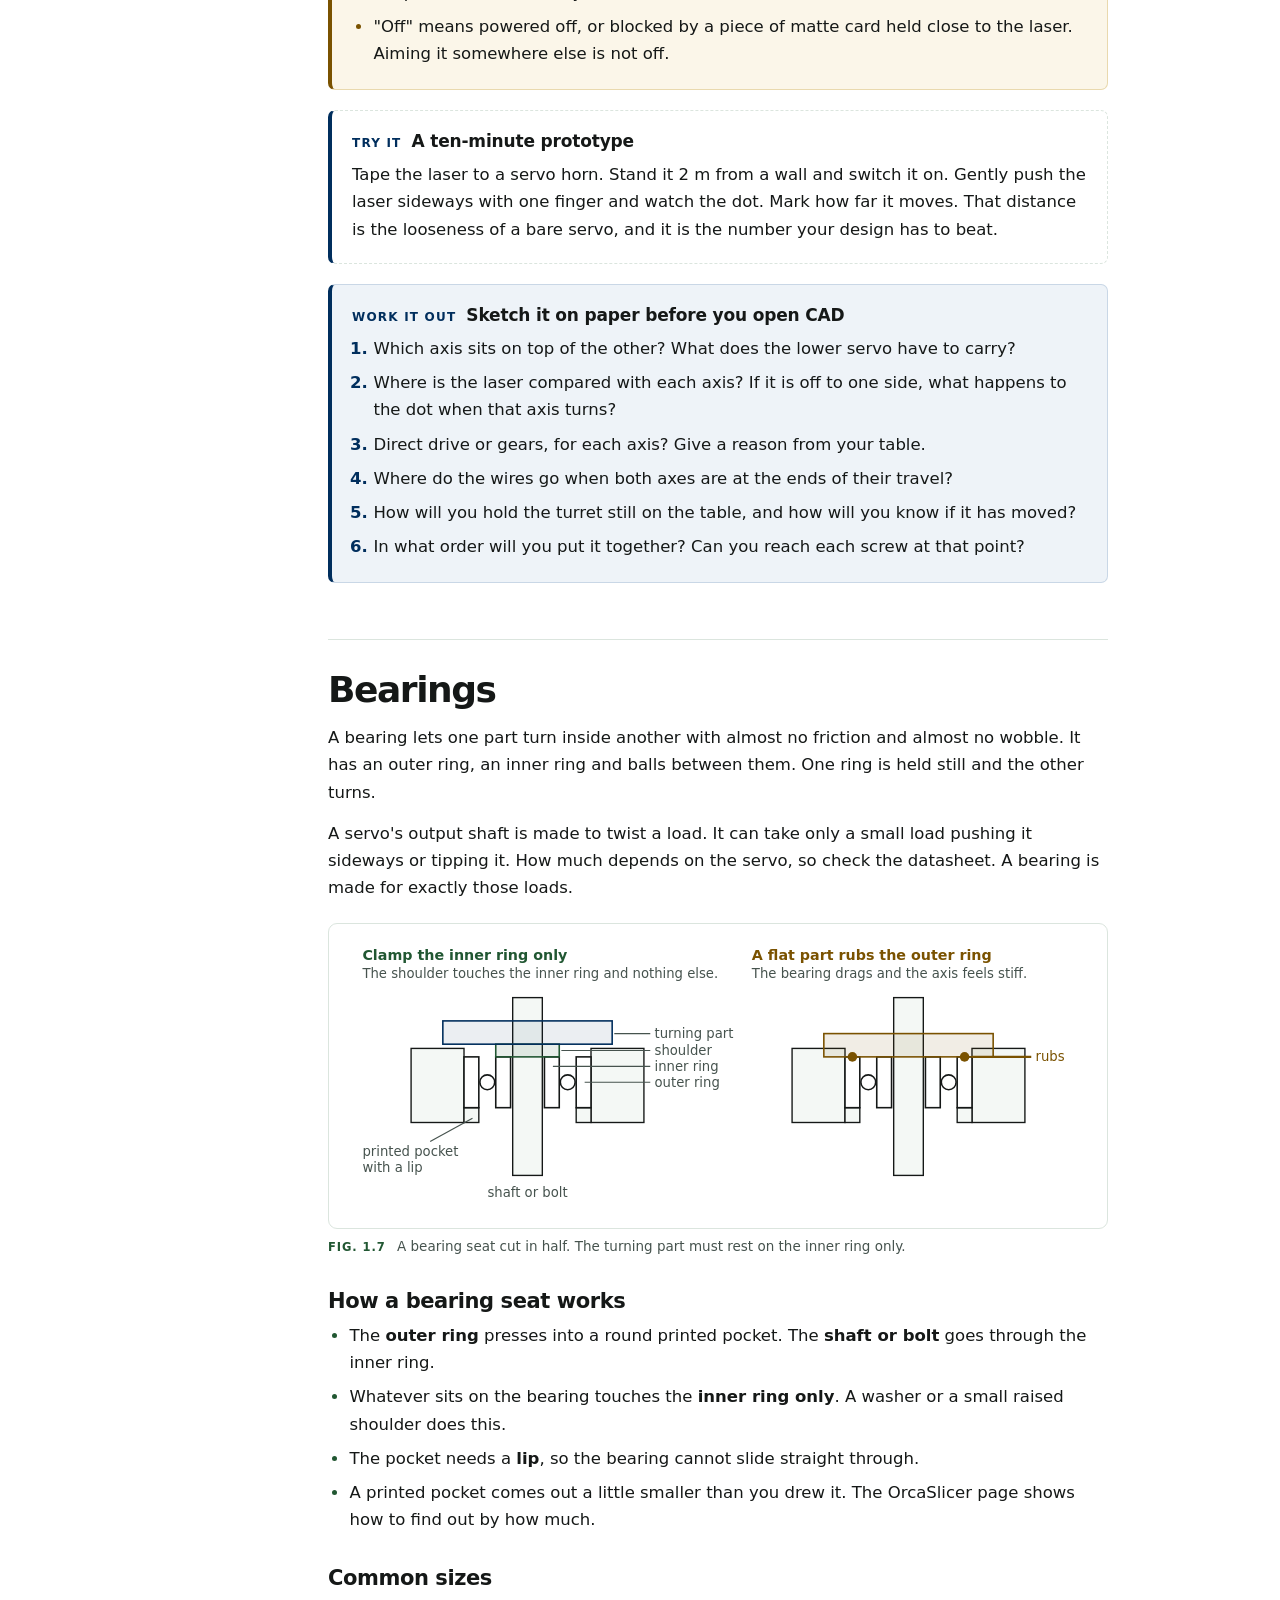
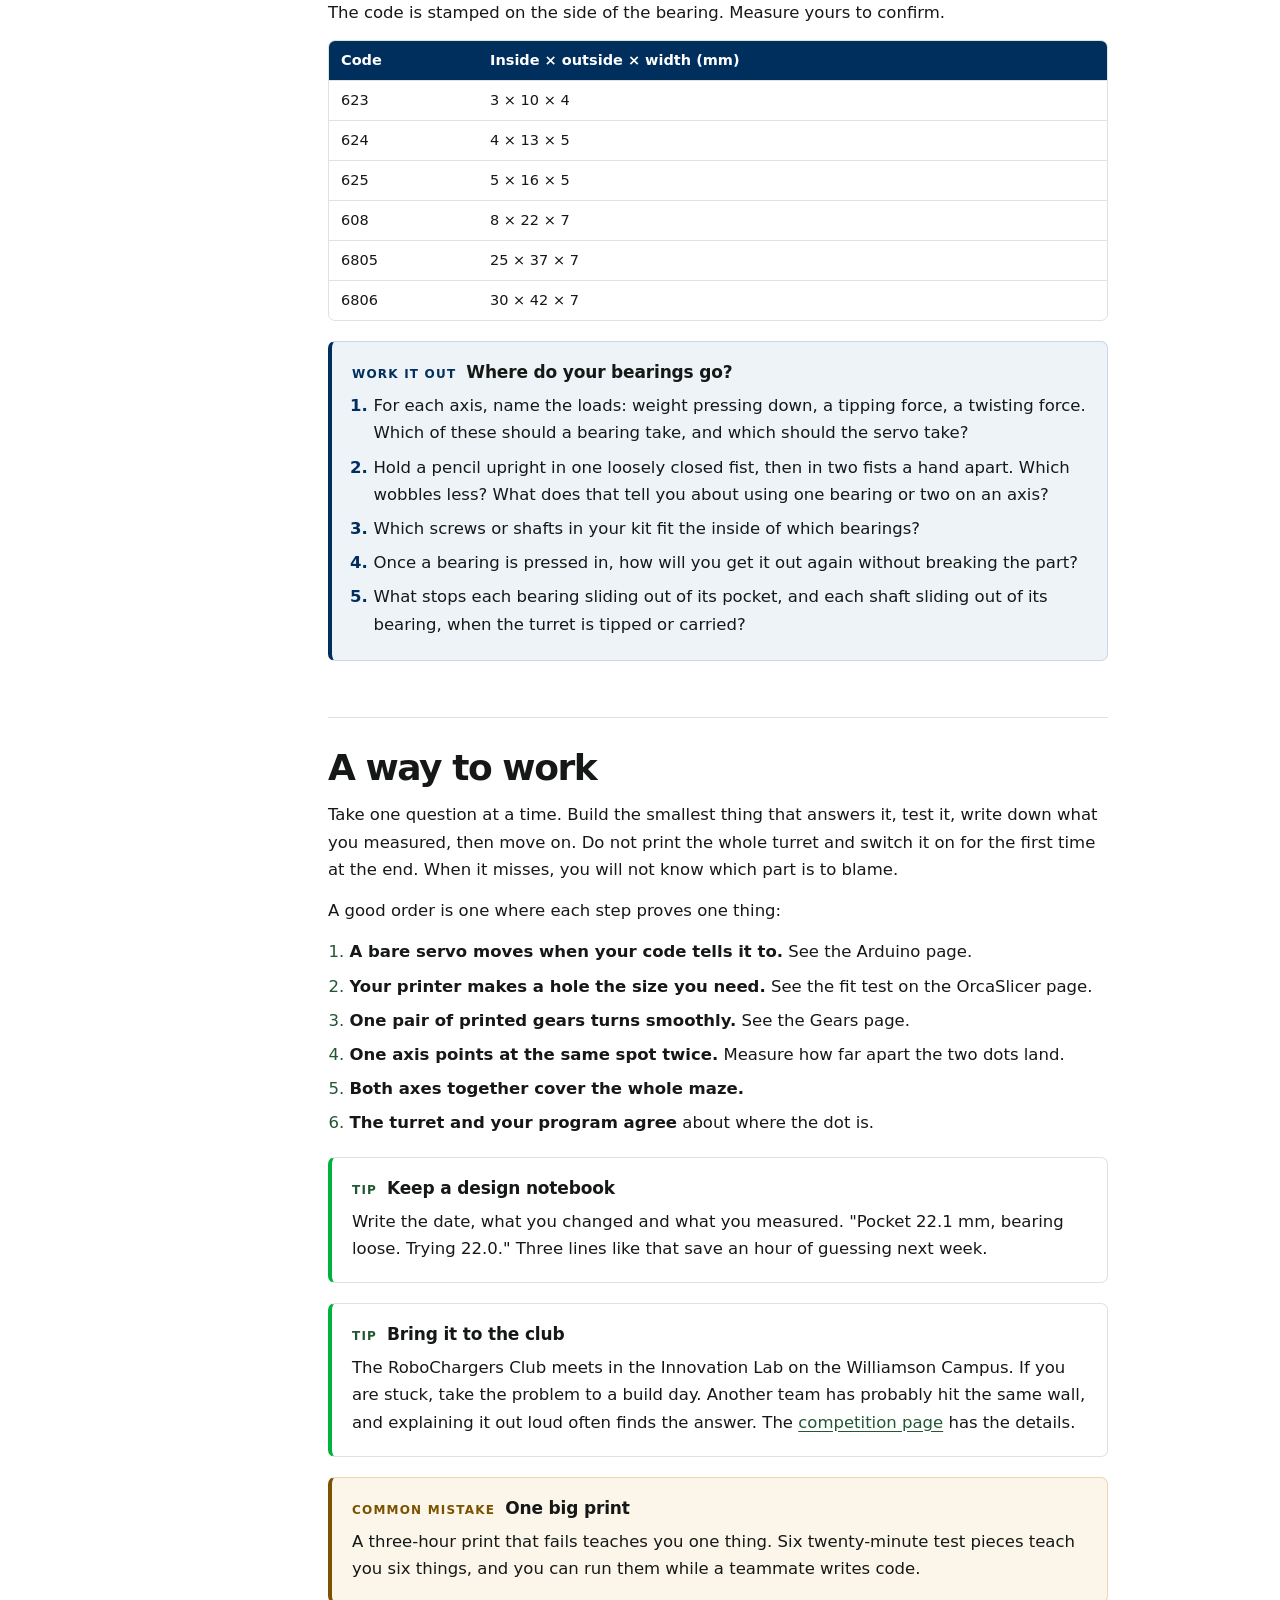
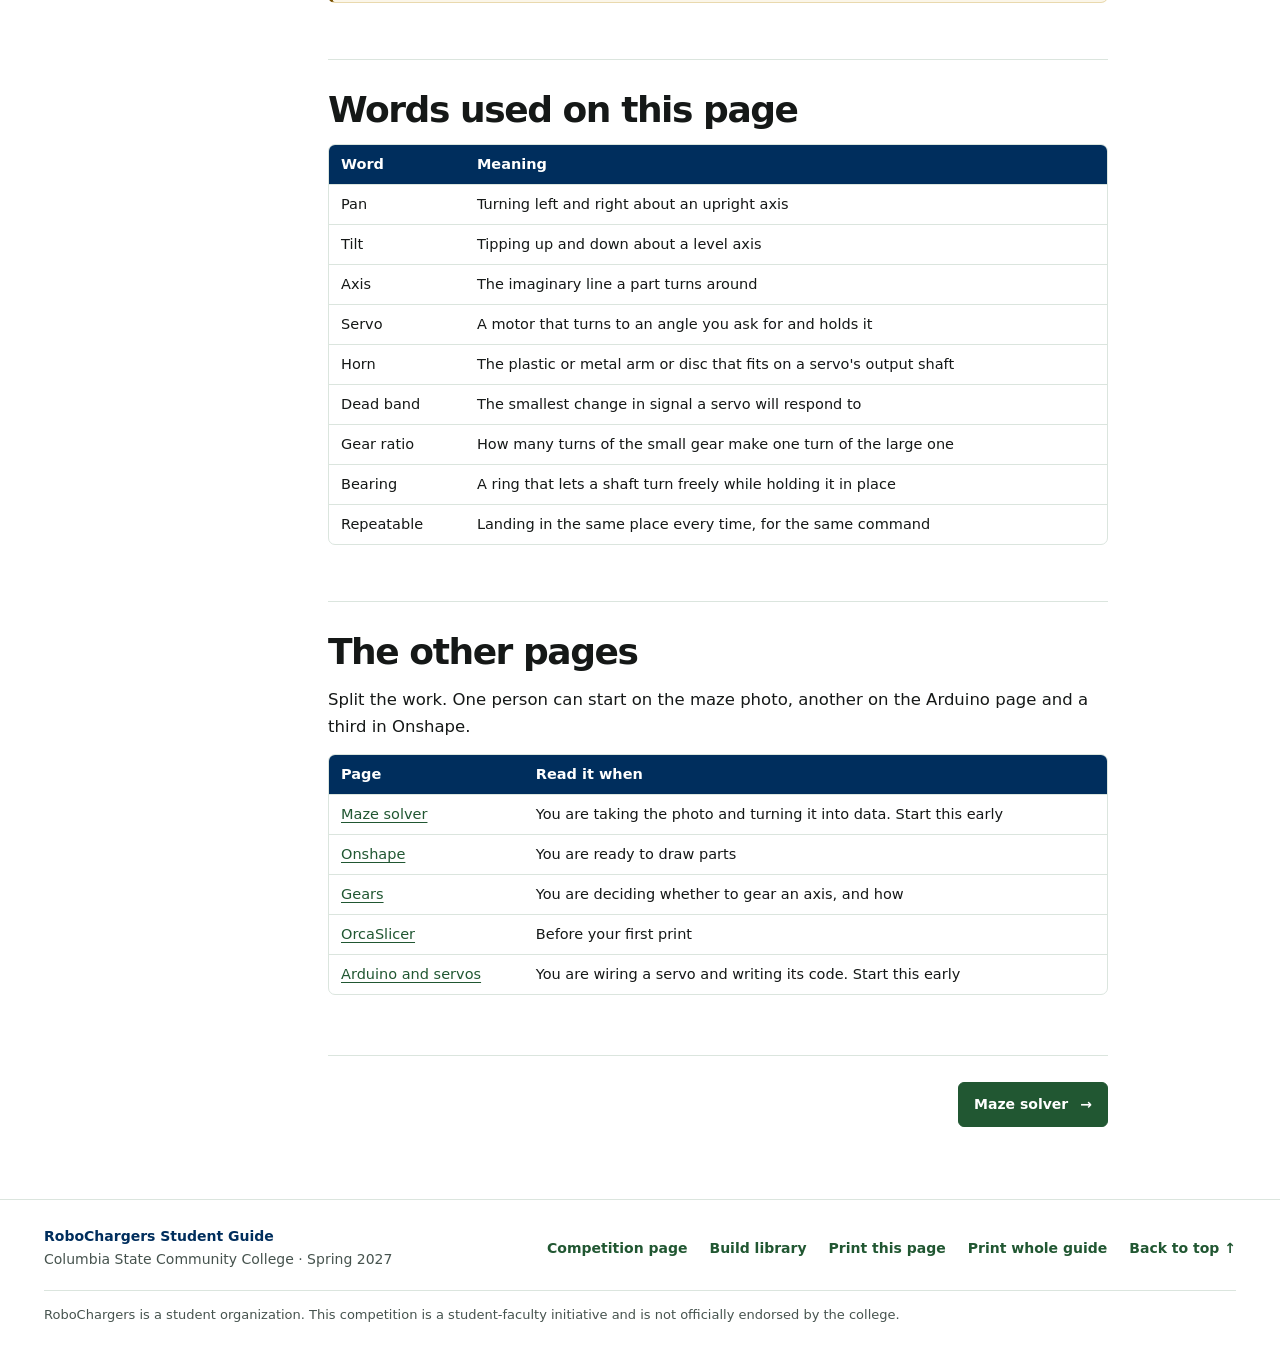
<file: public/student-guide/index.html>
<!doctype html>
<html lang="en">
<head>
<meta charset="utf-8">
<meta name="viewport" content="width=device-width,initial-scale=1">
<meta name="description" content="A guide for student teams in the RoboChargers laser maze challenge: reading the maze photo, planning the turret, Onshape, gears, OrcaSlicer, and Arduino and servos.">
<title>RoboChargers Student Guide</title>
<link rel="icon" href="../favicon.svg" type="image/svg+xml">
<style>
/* Same palette and type as the competition page (site.css). One light theme, like that page.
   Layout idea: its top bar holds the six guide pages; a quiet contents list sits beside one readable column. */
:root{
  --hunter:#215732; --navy:#002e5d; --kelly:#00b140;
 --kelly-fig:#009e3a; --ink:#151817; --muted:#46534e; --line:#dbe5de; --wash:#f4f8f5; --white:#fff;
  --navy-wash:#eef3f8; --navy-line:#c9d7e6; --amber:#7a5200; --amber-wash:#fbf6e9; --amber-line:#e9d9ae; --brick:#a4442f;
  --mono:ui-monospace,SFMono-Regular,Menlo,Consolas,"Liberation Mono",monospace;
  color-scheme:light;
}
*{box-sizing:border-box}
html{scroll-padding-top:124px}
body{margin:0;background:#fff;color:var(--ink);font:16.5px/1.65 system-ui,-apple-system,BlinkMacSystemFont,"Segoe UI",sans-serif;-webkit-text-size-adjust:100%}
h1,h2,h3,h4,p,figure{margin:0}
a{color:var(--hunter);text-underline-offset:3px}
a:focus-visible,button:focus-visible,summary:focus-visible,input:focus-visible{outline:3px solid var(--navy);outline-offset:3px;border-radius:3px}
img{max-width:100%;display:block}
.wrap{width:min(1192px,calc(100% - 88px));margin-inline:auto}
.skip{position:absolute;z-index:30;left:12px;top:12px;transform:translateY(-180%);background:#fff;padding:10px;border:1px solid var(--line);border-radius:6px;font:inherit;font-size:14px;cursor:pointer}
.skip:focus{transform:none}
/* top bar, as on the competition page */
.top{position:sticky;top:0;z-index:20;background:#fff;border-top:4px solid var(--kelly);border-bottom:1px solid var(--line)}
.bar{display:flex;justify-content:space-between;align-items:center;gap:20px;min-height:79px;padding-block:10px}
.brand{display:flex;align-items:center;gap:11px;color:var(--navy);text-decoration:none;line-height:1.2;flex:none}
.brand-icon{width:43px;height:43px;display:grid;place-items:center;background:var(--navy);color:#fff;border-radius:7px;flex:none}
.brand strong{font-size:17px}
.brand small{display:block;font-size:11px;color:var(--muted);margin-top:4px}
.bar nav{display:flex;align-items:center;gap:6px clamp(10px,1.6vw,22px);flex-wrap:wrap;justify-content:flex-end}
.bar nav a{color:var(--ink);text-decoration:none;font-size:14px;font-weight:650;padding:5px 0;border-bottom:2px solid transparent}
.bar nav a:not(.home-link):hover{color:var(--navy)}
.bar nav a.on{color:var(--hunter);border-bottom-color:var(--kelly)}
.bar nav a.home-link{border:1px solid var(--hunter);border-radius:6px;padding:6px 12px;color:var(--hunter);font-weight:700}
.bar nav a.home-link:hover{background:var(--wash);text-decoration:none}
/* page layout */
.layout{display:grid;grid-template-columns:220px minmax(0,1fr);gap:clamp(28px,5vw,72px);align-items:start;padding-block:48px 72px}
.toc{position:sticky;top:124px;max-height:calc(100vh - 150px);overflow-y:auto;font-size:14px;line-height:1.4}
.toc ol{list-style:none;margin:10px 0 0;padding:0;display:none;border-left:1px solid var(--line)}
.toc ol.on{display:block}
.toc a{display:block;padding:5px 0 5px 14px;color:var(--muted);text-decoration:none;margin-left:-1px;border-left:2px solid transparent}
.toc a:hover{color:var(--ink);border-left-color:var(--kelly)}
main{min-width:0}
main:focus{outline:none}
.view{display:none;max-width:780px}
.view.active{display:block}
.tag{color:var(--hunter);font-weight:800;font-size:12px;letter-spacing:.10em;text-transform:uppercase;line-height:1.45}
.tag i{display:inline-block;width:8px;height:8px;border-radius:50%;background:var(--kelly);margin-right:6px}
.sheet{margin:0 0 34px}
.sheet h1{font-size:clamp(38px,5.2vw,62px);line-height:1;letter-spacing:-.055em;color:var(--navy);margin:12px 0 14px;text-wrap:balance}
.sheet .blurb{color:var(--muted);font-size:clamp(18px,2vw,21px);line-height:1.45}
.lead{font-size:18.5px;line-height:1.6}
h2{font-size:clamp(26px,3.2vw,36px);line-height:1.1;letter-spacing:-.04em;margin:56px 0 14px;padding-top:30px;border-top:1px solid var(--line);text-wrap:balance}
h3{font-size:21px;line-height:1.2;letter-spacing:-.02em;margin:32px 0 8px;text-wrap:balance}
p{margin:0 0 14px}
ul,ol{margin:0 0 16px;padding-left:1.3em}
li{margin:0 0 7px}
li>p{margin:0 0 7px}
li::marker{color:var(--hunter)}
strong{font-weight:700}
code{font-family:var(--mono);font-size:.86em;background:var(--wash);border:1px solid var(--line);padding:.05em .32em;border-radius:4px;overflow-wrap:anywhere}
pre{position:relative;margin:0 0 18px;padding:14px 16px;background:var(--wash);border:1px solid var(--line);border-radius:7px;overflow-x:auto;line-height:1.5}
pre code{background:none;border:0;padding:0;font-size:13.5px;overflow-wrap:normal;white-space:pre}
.copy{position:absolute;top:8px;right:8px;font:600 12px system-ui,sans-serif;padding:3px 9px;border:1px solid var(--line);border-radius:5px;background:#fff;color:var(--muted);cursor:pointer}
.copy:hover{color:var(--hunter);border-color:var(--hunter)}
.formula{font-family:var(--mono);font-size:14.5px;background:var(--wash);border-left:3px solid var(--kelly);padding:12px 15px;color:var(--hunter);overflow-x:auto}
.tw{overflow-x:auto;margin:0 0 18px;border:1px solid var(--line);border-radius:7px}
table{width:100%;border-collapse:collapse;text-align:left;font-size:14.5px;line-height:1.45;font-variant-numeric:tabular-nums}
thead{background:var(--navy);color:#fff}
th{font-weight:700;white-space:nowrap}
th,td{padding:9px 12px;vertical-align:top;border-bottom:1px solid var(--line)}
tbody tr:last-child td{border-bottom:0}
/* figures */
.fig{margin:22px 0 26px}
.fig-box{border:1px solid var(--line);border-radius:9px;padding:8px;overflow-x:auto;background:#fff}
.fig svg{display:block;width:100%;min-width:520px;height:auto;font-family:inherit}
.fig img{width:100%;height:auto;border-radius:9px}
figcaption{margin-top:8px;font-size:13.5px;color:var(--muted);line-height:1.45}
figcaption b{color:var(--hunter);font-weight:800;font-size:11.5px;letter-spacing:.08em;text-transform:uppercase;margin-right:7px}
svg .k{stroke:var(--ink);stroke-width:1.5;fill:none}
svg .kf{stroke:var(--ink);stroke-width:1.5;fill:#fff}
svg .kt{stroke:var(--ink);stroke-width:1.3;fill:var(--wash)}
svg .kd{fill:var(--ink)}
svg .l{stroke:#7f8c83;stroke-width:1.2;fill:none}
svg .lm{stroke:var(--muted);stroke-width:1.1;fill:none}
svg .tf{fill:var(--wash)}
svg .d{stroke-dasharray:5 4}
svg .a{stroke:var(--kelly-fig);stroke-width:2.2;fill:none}
svg .af{fill:var(--kelly-fig)}
svg .asoft{fill:rgba(0,177,64,.13);stroke:var(--kelly-fig);stroke-width:1.6}
svg .b{stroke:var(--navy);stroke-width:2;fill:none}
svg .bf{fill:var(--navy)}
svg .bsoft{fill:rgba(0,46,93,.10)}
svg .bs{fill:rgba(0,46,93,.08);stroke:var(--navy);stroke-width:1.5}
svg .g{stroke:var(--hunter);stroke-width:2;fill:none}
svg .gf{fill:var(--hunter)}
svg .gs{fill:rgba(33,87,50,.10);stroke:var(--hunter);stroke-width:1.5}
svg .w{stroke:var(--amber);stroke-width:2;fill:none}
svg .wf{fill:var(--amber)}
svg .ws{fill:rgba(122,82,0,.10);stroke:var(--amber);stroke-width:1.5}
svg .r{stroke:var(--brick);stroke-width:2;fill:none}
svg .wall{stroke:var(--navy);stroke-width:5;stroke-linecap:round;fill:none}
svg .thin{stroke-width:1}
svg .thick{stroke-width:3}
svg .rc{stroke-linecap:round;stroke-linejoin:round}
svg text{font-size:13px;fill:var(--ink)}
svg text.q{font-size:12.5px;fill:var(--muted)}
svg text.h{font-size:13.5px;font-weight:700}
svg text.mono{font-family:var(--mono)}
svg .m{text-anchor:middle} svg .e{text-anchor:end}
svg text.ca{fill:var(--hunter)} svg text.cb{fill:var(--navy)} svg text.cg{fill:var(--hunter)} svg text.cw{fill:var(--amber)} svg text.cr{fill:var(--brick)}
svg .ar{marker-end:url(#mk)} svg .ar2{marker-start:url(#mk);marker-end:url(#mk)}
svg .ara{marker-end:url(#mka)} svg .arb{marker-end:url(#mkb)} svg .arb2{marker-start:url(#mkb);marker-end:url(#mkb)}
svg .arg{marker-end:url(#mkg)} svg .arw{marker-end:url(#mkw)}
#mk path{fill:var(--ink)} #mka path{fill:var(--kelly-fig)} #mkb path{fill:var(--navy)} #mkg path{fill:var(--hunter)} #mkw path{fill:var(--amber)}
/* callouts: the competition page's "kit" box, in five quiet variants */
.co{margin:20px 0;padding:16px 20px 6px;border:1px solid var(--line);border-left:4px solid var(--kelly);border-radius:7px;background:#fff}
.co-label{margin:0 0 6px;display:flex;flex-wrap:wrap;align-items:baseline;gap:4px 10px}
.co-kind{color:var(--hunter);font-weight:800;font-size:12px;letter-spacing:.10em;text-transform:uppercase}
.co-title{font-weight:700;font-size:17px;letter-spacing:-.01em}
.co-key{background:var(--wash);border-left-color:var(--hunter)}
.co-q{background:var(--navy-wash);border-color:var(--navy-line);border-left-color:var(--navy)}
.co-q .co-kind{color:var(--navy)}
.co-q li::marker{color:var(--navy);font-weight:700}
.co-try{border-style:dashed;border-left-style:solid;border-left-color:var(--navy)}
.co-try .co-kind{color:var(--navy)}
.co-trap{background:var(--amber-wash);border-color:var(--amber-line);border-left-color:var(--amber)}
.co-trap .co-kind{color:var(--amber)}
.co-trap li::marker{color:var(--amber)}
.co-info{border-left-color:var(--line)}
details.co-hint{padding:0;border-left-color:var(--navy-line)}
details.co-hint summary{cursor:pointer;padding:10px 18px;font-weight:700;font-size:15px;color:var(--navy);list-style-position:inside}
details.co-hint[open] summary{border-bottom:1px solid var(--line)}
details.co-hint>*:not(summary){margin-left:20px;margin-right:20px}
details.co-hint>p:first-of-type{margin-top:12px}
/* pulse explorer */
.lab{margin:22px 0;padding:18px 20px;border:1px solid var(--line);border-radius:9px;background:var(--wash)}
.lab h3{color:var(--hunter);font-weight:800;font-size:12px;letter-spacing:.10em;text-transform:uppercase;margin:0 0 6px}
.lab p{font-size:15px;margin:0 0 10px;color:var(--muted)}
.lab .row{display:flex;flex-wrap:wrap;gap:10px 18px;align-items:center;margin:8px 0}
.lab label{font-weight:700;font-size:14px}
.lab input[type=range]{flex:1 1 260px;accent-color:var(--hunter);min-width:200px}
.lab output{font-family:var(--mono);font-size:14px;min-width:8em}
.lab svg{display:block;width:100%;height:auto;background:#fff;border:1px solid var(--line);border-radius:7px;margin-top:10px}
.lab .seg{display:inline-flex;border:1px solid var(--hunter);border-radius:6px;overflow:hidden}
.lab .seg button{font:700 13px system-ui,sans-serif;padding:6px 12px;border:0;background:#fff;color:var(--hunter);cursor:pointer}
.lab .seg button[aria-pressed="true"]{background:var(--hunter);color:#fff}
/* pager and footer */
.pager{display:flex;justify-content:space-between;gap:12px;flex-wrap:wrap;margin:60px 0 0;padding-top:26px;border-top:1px solid var(--line)}
.button{display:inline-flex;align-items:center;gap:12px;padding:10px 15px;border:1px solid var(--hunter);border-radius:6px;background:var(--hunter);color:#fff;text-decoration:none;font-weight:700;font-size:14px}
.button:hover{background:var(--navy);border-color:var(--navy)}
.button.outline{color:var(--hunter);background:#fff}
.button.outline:hover{background:var(--wash);border-color:var(--hunter)}
.button small{font-weight:600;font-size:12px;opacity:.8}
.pager .next{margin-left:auto}
footer{border-top:1px solid var(--line)}
.footer{display:flex;justify-content:space-between;align-items:center;gap:20px;flex-wrap:wrap;padding-block:25px;font-size:14px}
.footer strong{color:var(--navy)}
.footer p{color:var(--muted);margin:0}
.footer a,.footer button{font:inherit;font-weight:750;color:var(--hunter);text-decoration:none;background:none;border:0;padding:0;cursor:pointer;white-space:nowrap}
.footer a:hover,.footer button:hover{text-decoration:underline}
.footer .links{display:flex;gap:22px;flex-wrap:wrap}
.footer-note{padding-bottom:26px;margin-top:-6px;font-size:13px;line-height:1.5;color:var(--muted)}
.footer-note p{margin:0;padding-top:14px;border-top:1px solid var(--line)}
@media(max-width:980px){
  .layout{grid-template-columns:1fr;padding-block:34px 56px}
  .toc{display:none}
}
@media(max-width:820px){.wrap{width:calc(100% - 44px)}}
@media(max-width:660px){
  html{scroll-padding-top:128px}
  .wrap{width:calc(100% - 32px)}
  .bar{align-items:flex-start;flex-direction:column;gap:8px;padding-block:10px 8px;min-height:0}
  .brand-icon{width:34px;height:34px}
  .bar nav{flex-wrap:nowrap;justify-content:flex-start;gap:18px;overflow-x:auto;width:100%;padding-bottom:4px}
  .bar nav a{white-space:nowrap}
  .layout{padding-block:26px 44px}
  h2{margin-top:44px;padding-top:24px}
  th,td{padding:7px 8px}
}
.sheet h1:focus{outline:none}
@media(max-width:600px){.fig:not(.photo) figcaption::after{content:" Swipe sideways to see the whole figure.";color:var(--muted)}}
@media print{
  .top,.toc,.pager,.copy,.skip,.footer .links,.lab{display:none!important}
  html{scroll-padding-top:0}
  .layout{display:block;padding:0;width:100%}
  .view{display:block!important;max-width:none;break-before:page}
  .view:first-of-type{break-before:auto}
  body.print-one .view:not(.active){display:none!important}
  body.print-one .view{break-before:auto}
  .fig svg{min-width:0}
  .fig-box,.tw{overflow:visible}
  .fig,.co,pre,tr{break-inside:avoid}
  pre{white-space:pre-wrap;overflow:visible}
  h2,h3{break-after:avoid}
  a{color:inherit;text-decoration:none}
  .fig figcaption::after{content:none!important}
}
</style>
</head>
<body>
<button type="button" class="skip" id="skip-content">Skip to content</button>
<svg width="0" height="0" style="position:absolute" aria-hidden="true" focusable="false">
  <defs>
    <marker id="mk" viewBox="0 0 10 10" refX="9" refY="5" markerWidth="7" markerHeight="7" orient="auto-start-reverse"><path d="M0 0L10 5L0 10z"/></marker>
    <marker id="mka" viewBox="0 0 10 10" refX="9" refY="5" markerWidth="6" markerHeight="6" orient="auto-start-reverse"><path d="M0 0L10 5L0 10z"/></marker>
    <marker id="mkb" viewBox="0 0 10 10" refX="9" refY="5" markerWidth="6" markerHeight="6" orient="auto-start-reverse"><path d="M0 0L10 5L0 10z"/></marker>
    <marker id="mkg" viewBox="0 0 10 10" refX="9" refY="5" markerWidth="6" markerHeight="6" orient="auto-start-reverse"><path d="M0 0L10 5L0 10z"/></marker>
    <marker id="mkw" viewBox="0 0 10 10" refX="9" refY="5" markerWidth="6" markerHeight="6" orient="auto-start-reverse"><path d="M0 0L10 5L0 10z"/></marker>
  </defs>
</svg>
<header class="top" id="top"><div class="wrap bar">
<a class="brand" href="../index.html"><span class="brand-icon" aria-hidden="true"><svg viewBox="0 0 32 32" width="27" height="27"><path d="M6 26V6h20v20H12V12h8v8h-4" fill="none" stroke="currentColor" stroke-width="2.4" stroke-linecap="square"/><path d="M24 4h4v4h-4z" fill="#46e778"/></svg></span><span><strong>RoboChargers</strong><small>Student guide · Columbia State</small></span></a>
<nav aria-label="Guide pages">
<a href="#start-here" data-nav="start-here">Start here</a>
<a href="#maze-solver" data-nav="maze-solver">Maze solver</a>
<a href="#onshape" data-nav="onshape">Onshape</a>
<a href="#gears" data-nav="gears">Gears</a>
<a href="#orcaslicer" data-nav="orcaslicer">OrcaSlicer</a>
<a href="#arduino" data-nav="arduino">Arduino and servos</a>
<a class="home-link" href="../index.html">Competition page</a>
</nav>
</div></header>
<div class="wrap layout">
<aside class="toc" aria-label="On this page">
<p class="tag">On this page</p>
<ol data-sub="start-here"><li><a href="#start-here-what-the-turret-has-to-do">What the turret has to do</a></li><li><a href="#start-here-two-programs-two-languages">Two programs, two languages</a></li><li><a href="#start-here-how-much-angle-do-you-need">How much angle do you need?</a></li><li><a href="#start-here-how-small-a-step-do-you-need">How small a step do you need?</a></li><li><a href="#start-here-choosing-a-layout">Choosing a layout</a></li><li><a href="#start-here-bearings">Bearings</a></li><li><a href="#start-here-a-way-to-work">A way to work</a></li><li><a href="#start-here-words-used-on-this-page">Words used on this page</a></li><li><a href="#start-here-the-other-pages">The other pages</a></li></ol>
<ol data-sub="maze-solver"><li><a href="#maze-solver-taking-a-good-picture">Taking a good picture</a></li><li><a href="#maze-solver-code-you-will-need-getting-a-picture-and-reading-it">Code you will need: getting a picture and reading it</a></li><li><a href="#maze-solver-finding-the-maze-in-the-photo">Finding the maze in the photo</a></li><li><a href="#maze-solver-from-picture-to-grid-questions-to-answer">From picture to grid: questions to answer</a></li><li><a href="#maze-solver-ways-to-store-the-maze">Ways to store the maze</a></li><li><a href="#maze-solver-check-your-maze-before-you-try-to-solve-it">Check your maze before you try to solve it</a></li><li><a href="#maze-solver-what-is-left-for-you">What is left for you</a></li><li><a href="#maze-solver-words-used-on-this-page">Words used on this page</a></li></ol>
<ol data-sub="onshape"><li><a href="#onshape-set-up">Set up</a></li><li><a href="#onshape-sketch-constrain-extrude">Sketch, constrain, extrude</a></li><li><a href="#onshape-variables-one-number-many-features">Variables: one number, many features</a></li><li><a href="#onshape-model-the-kit-parts-first">Model the kit parts first</a></li><li><a href="#onshape-designing-parts-that-print-well">Designing parts that print well</a></li><li><a href="#onshape-assemblies-move-it-before-you-print-it">Assemblies: move it before you print it</a></li><li><a href="#onshape-export-for-the-slicer">Export for the slicer</a></li><li><a href="#onshape-words-used-on-this-page">Words used on this page</a></li></ol>
<ol data-sub="gears"><li><a href="#gears-do-you-need-gears">Do you need gears?</a></li><li><a href="#gears-gear-words-and-three-formulas">Gear words and three formulas</a></li><li><a href="#gears-choosing-your-numbers">Choosing your numbers</a></li><li><a href="#gears-making-a-gear-pair-in-onshape">Making a gear pair in Onshape</a></li><li><a href="#gears-joining-gears-to-the-servo-and-the-axis">Joining gears to the servo and the axis</a></li><li><a href="#gears-backlash">Backlash</a></li><li><a href="#gears-printing-gears">Printing gears</a></li><li><a href="#gears-words-used-on-this-page">Words used on this page</a></li></ol>
<ol data-sub="orcaslicer"><li><a href="#orcaslicer-set-up">Set up</a></li><li><a href="#orcaslicer-orientation-comes-first">Orientation comes first</a></li><li><a href="#orcaslicer-settings-that-matter">Settings that matter</a></li><li><a href="#orcaslicer-supports-and-the-preview">Supports and the preview</a></li><li><a href="#orcaslicer-find-your-printer-s-fits">Find your printer's fits</a></li><li><a href="#orcaslicer-when-a-print-goes-wrong">When a print goes wrong</a></li><li><a href="#orcaslicer-words-used-on-this-page">Words used on this page</a></li></ol>
<ol data-sub="arduino"><li><a href="#arduino-before-you-start-the-arduino-ide">Before you start: the Arduino IDE</a></li><li><a href="#arduino-what-a-servo-is">What a servo is</a></li><li><a href="#arduino-the-signal">The signal</a></li><li><a href="#arduino-wiring-and-power">Wiring and power</a></li><li><a href="#arduino-building-block-move-one-servo">Building block: move one servo</a></li><li><a href="#arduino-angles-and-microseconds">Angles and microseconds</a></li><li><a href="#arduino-building-block-listen-to-the-computer">Building block: listen to the computer</a></li><li><a href="#arduino-limits-and-smooth-moves">Limits and smooth moves</a></li><li><a href="#arduino-from-a-maze-position-to-two-pulse-widths">From a maze position to two pulse widths</a></li><li><a href="#arduino-switching-the-laser">Switching the laser</a></li><li><a href="#arduino-when-it-does-not-work">When it does not work</a></li><li><a href="#arduino-words-used-on-this-page">Words used on this page</a></li></ol>
</aside>
<main id="main" tabindex="-1">
<section class="view active" id="start-here" data-view><header class="sheet"><p class="tag"><i></i> Student guide · Page 1 of 6</p><h1 tabindex="-1">Start here</h1><p class="blurb">Plan the turret before you draw it</p></header><p class="lead">This guide gives hints for building a turret that steers a laser dot through a maze, not a design. Choosing the layout, the gears and the code is your team's job, and it is where most of the learning is.</p>
<h2 id="start-here-what-the-turret-has-to-do">What the turret has to do</h2>
<p>Your turret aims one laser dot with two servos. One servo swings the dot left and right. That motion is called <strong>pan</strong>. The other swings it up and down. That is <strong>tilt</strong>. Your program works out a route through the maze, and the turret has to walk the dot along it without touching a wall.</p>
<figure class="fig" id="fig-start-here-1"><div class="fig-box"><svg viewBox="0 0 720 250" role="img" aria-label="Two axes steer one dot. Pan turns the whole laser about an upright axis. Tilt tips it about a level axis."><rect x="440" y="30" width="250" height="180" class="kt"/>
<line x1="502" y1="30" x2="502" y2="210" class="l"/>
<line x1="565" y1="30" x2="565" y2="210" class="l"/>
<line x1="627" y1="30" x2="627" y2="210" class="l"/>
<line x1="440" y1="90" x2="690" y2="90" class="l"/>
<line x1="440" y1="150" x2="690" y2="150" class="l"/>
<text x="565" y="230" class="q m">the wall with the projected maze</text>
<line x1="516" y1="120" x2="614" y2="120" class="b arb2"/>
<line x1="565" y1="72" x2="565" y2="168" class="b arb2"/>
<text x="620" y="124" class="q cb">pan</text>
<text x="572" y="68" class="q cb">tilt</text>
<rect x="70" y="196" width="180" height="16" class="kt"/>
<rect x="146" y="132" width="28" height="64" class="kf"/>
<line x1="160" y1="40" x2="160" y2="236" class="lm d"/>
<text x="160" y="32" class="q m">pan axis</text>
<path class="b arb" d="M 136 54 A 24 8 0 1 0 184 54"/>
<text x="192" y="50" class="q cb">pan</text>
<rect x="128" y="108" width="64" height="24" class="kf" rx="4"/>
<text x="120" y="101" class="q e">laser</text>
<circle cx="160" cy="120" r="7" class="kf"/>
<circle cx="160" cy="120" r="2" class="kd"/>
<text x="24" y="116" class="q">tilt axis</text>
<text x="24" y="131" class="q">(out of the page)</text>
<line x1="80" y1="112" x2="151" y2="118" class="lm"/>
<path class="b arb2" d="M 209 86 A 60 60 0 0 1 209 154"/>
<text x="222" y="98" class="q cb">tilt</text>
<line x1="192" y1="120" x2="559" y2="120" class="a"/>
<circle cx="565" cy="120" r="6" class="af"/></svg></div><figcaption><b>Fig. 1.1</b> Two axes steer one dot. Pan turns the whole laser about an upright axis. Tilt tips it about a level axis.</figcaption></figure>
<div class="co co-key" role="note">
<p class="co-label"><span class="co-kind">Key idea</span> <span class="co-title">Precision beats power</span></p>
<p>The laser weighs only a few grams, but each servo also moves everything that rides on it. The lower axis carries the upper servo, its bracket and the wires. Once a servo carries its load comfortably, extra strength gains you nothing. The hard part is landing the dot in the same place every time you ask for it. A turret that is slow but repeatable can be tuned. A turret that wobbles cannot.</p>
</div>
<p>Touching a wall costs points, and a slower run earns a smaller time bonus. Read the <a href="../index.html#scoring">scoring rules</a> for the exact numbers, then decide as a team which matters more to you.</p>
<h3 id="start-here-your-kit">Your kit</h3>
<div class="tw"><table>
<thead>
<tr>
<th>Part</th>
<th>What it does</th>
<th>Find out before you design</th>
</tr>
</thead>
<tbody>
<tr>
<td>270° servo (two)</td>
<td>Turns each axis</td>
<td>Body size, mounting holes, where the output shaft sits, the horn's hole pattern, its datasheet</td>
</tr>
<tr>
<td>Bearings</td>
<td>Let a part turn freely while carrying its weight</td>
<td>Inside diameter, outside diameter, width</td>
</tr>
<tr>
<td>Laser pointer</td>
<td>Makes the dot</td>
<td>Body diameter and length, where the wires or button are, its voltage</td>
</tr>
<tr>
<td>Servo power supply</td>
<td>Powers the two servos</td>
<td>Its voltage and how much current it can give</td>
</tr>
<tr>
<td>Webcam</td>
<td>Takes the photo your program reads</td>
<td>See the <a href="#maze-solver">Maze solver</a> page</td>
</tr>
<tr>
<td>Arduino Uno or Nano</td>
<td>Turns your computer's commands into servo signals</td>
<td>Which pins you will use</td>
</tr>
<tr>
<td>Laptop</td>
<td>Runs your main program and the tools for writing code</td>
<td>Your own or a college laptop. Which software is already installed on it?</td>
</tr>
<tr>
<td>Screws and nuts</td>
<td>Hold it together</td>
<td>Thread size, head size, the lengths you have</td>
</tr>
<tr>
<td>3D printed parts and gears</td>
<td>Everything else</td>
<td>You design these</td>
</tr>
</tbody>
</table></div>
<div class="co co-try" role="note">
<p class="co-label"><span class="co-kind">Try it</span> <span class="co-title">Measure everything once, together</span></p>
<p>Put calipers on every kit part and write the numbers in one shared table. Measure each thing twice, with two different people. Where the two numbers disagree, measure again.</p>
</div>
<div class="co co-q" role="note">
<p class="co-label"><span class="co-kind">Work it out</span></p>
<ol>
<li>Which measurement would ruin a print if it were wrong by half a millimetre? Which would not matter at all?</li>
<li>Which parts of your turret will move, and which stay still?</li>
<li>What does each servo have to move? Weigh it. Is that weight centred over the axis, or hanging off to one side?</li>
</ol>
</div>
<h2 id="start-here-two-programs-two-languages">Two programs, two languages</h2>
<p>Your project is two separate programs, running on two machines, and they are usually written in two different languages.</p>
<figure class="fig" id="fig-start-here-2"><div class="fig-box"><svg viewBox="0 0 720 232" role="img" aria-label="The laptop does the thinking and the Arduino does the moving. They talk over the USB cable."><rect x="24" y="78" width="80" height="54" class="kf" rx="6"/>
<text x="64" y="110" class="t m">Webcam</text>
<line x1="104" y1="105" x2="130" y2="105" class="k ar"/>
<rect x="134" y="40" width="210" height="130" class="bs" rx="8"/>
<text x="239" y="66" class="h m">Your laptop</text>
<text x="239" y="90" class="t m">your main program</text>
<text x="239" y="112" class="q m">language: your choice</text>
<text x="239" y="129" class="q m">(this guide uses Python)</text>
<text x="239" y="153" class="q m">photo, maze, route, positions</text>
<line x1="344" y1="105" x2="440" y2="105" class="k ar"/>
<text x="392" y="92" class="q m">USB cable</text>
<text x="392" y="126" class="q m">short text</text>
<text x="392" y="142" class="q m">messages</text>
<rect x="444" y="40" width="160" height="130" class="gs" rx="8"/>
<text x="524" y="66" class="h m">Arduino</text>
<text x="524" y="90" class="t m">your sketch</text>
<text x="524" y="112" class="q m">language: C++</text>
<text x="524" y="137" class="q m">servo pulses,</text>
<text x="524" y="153" class="q m">laser on and off</text>
<line x1="604" y1="105" x2="630" y2="105" class="k ar"/>
<rect x="634" y="72" width="70" height="66" class="kf" rx="6"/>
<text x="669" y="101" class="t m">servos</text>
<text x="669" y="121" class="t m">laser</text>
<text x="239" y="196" class="q m">written in any code editor</text>
<text x="239" y="212" class="q m">you start it each time</text>
<text x="524" y="196" class="q m">written in the Arduino IDE</text>
<text x="524" y="212" class="q m">uploaded once, then runs by itself</text></svg></div><figcaption><b>Fig. 1.2</b> The laptop does the thinking and the Arduino does the moving. They talk over the USB cable.</figcaption></figure>
<div class="tw"><table>
<thead>
<tr>
<td></td>
<th>On your laptop</th>
<th>On the Arduino</th>
</tr>
</thead>
<tbody>
<tr>
<td>What it does</td>
<td>Takes the photo, reads the maze, finds the route and decides where the dot should go</td>
<td>Receives short messages and turns them into servo pulses and laser on or off</td>
</tr>
<tr>
<td>Language</td>
<td>Your choice. The examples in this guide use Python</td>
<td>C++, with extra commands that Arduino adds</td>
</tr>
<tr>
<td>Where you write it</td>
<td>Any code editor</td>
<td>The Arduino IDE, a free program you install on the laptop</td>
</tr>
<tr>
<td>How it runs</td>
<td>You start it on the laptop each time</td>
<td>You upload it to the board once. It then runs by itself whenever the board has power</td>
</tr>
<tr>
<td>Guide page</td>
<td><a href="#maze-solver">Maze solver</a></td>
<td><a href="#arduino">Arduino and servos</a></td>
</tr>
</tbody>
</table></div>
<div class="co co-info" role="note">
<p class="co-label"><span class="co-kind">Good to know</span> <span class="co-title">Any language that runs on your laptop is allowed</span></p>
<p>The rules do not require Python. This guide uses it because it is free, widely taught and has good tools for pictures. If your team knows another language well, you may use it for the laptop program. The ideas in this guide still apply, but you will have to find that language's own tools for the camera, the tags and the USB link. You may use your own laptop or a college laptop.</p>
</div>
<div class="co co-trap" role="note">
<p class="co-label"><span class="co-kind">Common mistake</span> <span class="co-title">Python on the laptop, C++ on the Arduino</span></p>
<p>You cannot paste code from one program into the other. A classic Arduino Uno or Nano cannot run Python at all. The two languages also look alike enough to trip you up when you switch between them.</p>
<div class="tw"><table>
<thead>
<tr>
<td></td>
<th>Python</th>
<th>Arduino (C++)</th>
</tr>
</thead>
<tbody>
<tr>
<td>A comment</td>
<td><code># like this</code></td>
<td><code>// like this</code></td>
</tr>
<tr>
<td>End of an instruction</td>
<td>Nothing</td>
<td>A semicolon <code>;</code></td>
</tr>
<tr>
<td>Grouping lines together</td>
<td>Indentation</td>
<td>Curly brackets <code>{ }</code></td>
</tr>
<tr>
<td>Making a variable</td>
<td><code>us = 1500</code></td>
<td><code>int us = 1500;</code> The kind of number comes first</td>
</tr>
</tbody>
</table></div>
</div>
<div class="co co-q" role="note">
<p class="co-label"><span class="co-kind">Work it out</span> <span class="co-title">Split the work</span></p>
<ol>
<li>Who on your team writes the laptop program, and who writes the Arduino sketch?</li>
<li>The two programs meet at the USB cable. What does the laptop need to tell the Arduino? Agree on that early, so both halves can be built at the same time.</li>
<li>Is the software you need already on the laptop you will use on competition day?</li>
</ol>
</div>
<h2 id="start-here-how-much-angle-do-you-need">How much angle do you need?</h2>
<p>A 270° servo can turn three quarters of a full circle. The maze takes up far less than that. Before you design anything, find out how much.</p>
<figure class="fig" id="fig-start-here-3"><div class="fig-box"><svg viewBox="0 0 720 290" role="img" aria-label="Looking down from the ceiling. The further left and right the maze reaches, and the closer the turret sits, the larger the angle."><line x1="90" y1="50" x2="630" y2="50" class="k thick"/>
<text x="638" y="54" class="q">wall</text>
<rect x="160" y="44" width="400" height="12" class="bs"/>
<line x1="163" y1="28" x2="557" y2="28" class="b arb2"/>
<text x="360" y="20" class="t m cb">maze width</text>
<line x1="360" y1="241" x2="360" y2="58" class="lm d"/>
<text x="368" y="150" class="q">distance to wall</text>
<line x1="363" y1="68" x2="557" y2="68" class="k ar2"/>
<text x="460" y="86" class="q m">half the maze width</text>
<line x1="360" y1="250" x2="160" y2="56" class="a"/>
<line x1="360" y1="250" x2="560" y2="56" class="a"/>
<path class="b" d="M 324.1 215.2 A 50 50 0 0 1 395.9 215.2"/>
<text x="404" y="222" class="t cb">angle needed</text>
<circle cx="360" cy="250" r="9" class="kf"/>
<circle cx="360" cy="250" r="3" class="af"/>
<text x="360" y="278" class="h m">turret</text></svg></div><figcaption><b>Fig. 1.3</b> Looking down from the ceiling. The further left and right the maze reaches, and the closer the turret sits, the larger the angle.</figcaption></figure>
<p>Measure the projected maze and the distance from the turret to the wall. Then:</p>
<p class="formula">angle needed = 2 × arctan( (maze size ÷ 2) ÷ distance to wall )</p>
<p>Use the maze's width for pan and its height for tilt. Make sure your calculator is in degrees.</p>
<p><strong>Worked example, with made-up numbers.</strong> A maze is 1.5 m wide and 1.07 m tall. The turret sits 2.0 m from the wall, level with the middle of the maze.</p>
<ul>
<li>Pan: 2 × arctan(0.75 ÷ 2.0) = 41°</li>
<li>Tilt: 2 × arctan(0.535 ÷ 2.0) = 30°</li>
</ul>
<div class="co co-q" role="note">
<p class="co-label"><span class="co-kind">Work it out</span> <span class="co-title">Your numbers</span></p>
<ol>
<li>Measure your own maze and distance. What pan angle and tilt angle do you need?</li>
<li>The example assumes the turret is level with the middle of the maze. What changes if yours sits on a table below it?</li>
<li>How much spare angle do you want on each side, and why? Think about how exactly you can place the turret on the day.</li>
<li>Move the turret closer to the wall, on paper. Does the angle you need get bigger or smaller? Does one maze cell now cover more of the servo's travel, or less?</li>
</ol>
</div>
<details class="co co-hint">
<summary>Hint: for question 4</summary>
<p>Redraw the figure with the turret half as far away. Compare the two triangles. There is something to gain and something to lose, and the next section is about the gain.</p>
</details>
<h2 id="start-here-how-small-a-step-do-you-need">How small a step do you need?</h2>
<p>The dot has to stay inside a corridor. So the real question is how many different places the dot can stop inside one maze cell.</p>
<p>A servo is told where to go by a pulse, measured in microseconds (µs). The Arduino page explains this. For now you need two facts from your servo's datasheet:</p>
<ul>
<li><strong>Travel and pulse range.</strong> A typical 270° servo spreads its 270° over pulses from 500 to 2500 µs. That is 270 ÷ 2000 = 0.135° for each microsecond.</li>
<li><strong>Dead band.</strong> A servo ignores a change smaller than its dead band, often 2 to 5 µs. The dead band times the degrees per microsecond is the smallest change the servo can respond to. Treat it as a best case.</li>
</ul>
<p>With a 3 µs dead band, that best-case step is about 0.4°. In the made-up example, one cell of a 21-cell-wide maze is about 2° wide. So even a perfect servo could tell apart only about five positions across a whole cell.</p>
<figure class="fig" id="fig-start-here-4"><div class="fig-box"><svg viewBox="0 0 720 266" role="img" aria-label="An idealised picture of one maze cell, with the servo driving the laser directly and through a 4:1 gear reduction. Each dot is one best-case step. A real servo does not land this evenly."><rect x="230" y="40" width="460" height="60" class="kt"/>
<line x1="230" y1="40" x2="230" y2="100" class="wall"/><line x1="690" y1="40" x2="690" y2="100" class="wall"/>
<circle cx="276.0" cy="70" r="5" class="af"/>
<circle cx="368.0" cy="70" r="5" class="af"/>
<circle cx="460.0" cy="70" r="5" class="af"/>
<circle cx="552.0" cy="70" r="5" class="af"/>
<circle cx="644.0" cy="70" r="5" class="af"/>
<text x="24" y="66" class="h">Direct drive</text><text x="24" y="84" class="q">about 5 best-case steps</text>
<rect x="230" y="140" width="460" height="60" class="kt"/>
<line x1="230" y1="140" x2="230" y2="200" class="wall"/><line x1="690" y1="140" x2="690" y2="200" class="wall"/>
<circle cx="241.5" cy="170" r="4" class="af"/>
<circle cx="264.5" cy="170" r="4" class="af"/>
<circle cx="287.5" cy="170" r="4" class="af"/>
<circle cx="310.5" cy="170" r="4" class="af"/>
<circle cx="333.5" cy="170" r="4" class="af"/>
<circle cx="356.5" cy="170" r="4" class="af"/>
<circle cx="379.5" cy="170" r="4" class="af"/>
<circle cx="402.5" cy="170" r="4" class="af"/>
<circle cx="425.5" cy="170" r="4" class="af"/>
<circle cx="448.5" cy="170" r="4" class="af"/>
<circle cx="471.5" cy="170" r="4" class="af"/>
<circle cx="494.5" cy="170" r="4" class="af"/>
<circle cx="517.5" cy="170" r="4" class="af"/>
<circle cx="540.5" cy="170" r="4" class="af"/>
<circle cx="563.5" cy="170" r="4" class="af"/>
<circle cx="586.5" cy="170" r="4" class="af"/>
<circle cx="609.5" cy="170" r="4" class="af"/>
<circle cx="632.5" cy="170" r="4" class="af"/>
<circle cx="655.5" cy="170" r="4" class="af"/>
<circle cx="678.5" cy="170" r="4" class="af"/>
<text x="24" y="166" class="h">4:1 gears</text><text x="24" y="184" class="q">about 20 best-case steps</text>
<line x1="233" y1="232" x2="687" y2="232" class="k ar2"/><text x="460.0" y="252" class="t m">one maze cell, about 2° wide in the example</text>
<text x="222" y="20" class="q e">wall</text><text x="698" y="20" class="q">wall</text>
<text x="690" y="20" class="q e"></text></svg></div><figcaption><b>Fig. 1.4</b> An idealised picture of one maze cell, with the servo driving the laser directly and through a 4:1 gear reduction. Each dot is one best-case step. A real servo does not land this evenly.</figcaption></figure>
<div class="co co-key" role="note">
<p class="co-label"><span class="co-kind">Key idea</span> <span class="co-title">Gears trade range for precision</span></p>
<p>You have far more range than you need and far fewer steps than you want. A gear reduction swaps one for the other. At 4:1, the laser turns a quarter as far as the servo, so 270° becomes 67.5°, and every step is a quarter of the size.</p>
</div>
<p>This table is for the example's numbers: a 270° servo, a 3 µs dead band and a 2° cell.</p>
<div class="tw"><table>
<thead>
<tr>
<th>Gear ratio</th>
<th>Range at the laser</th>
<th>Best-case step</th>
<th>Best-case steps across a 2° cell</th>
</tr>
</thead>
<tbody>
<tr>
<td>1:1 (no gears)</td>
<td>270°</td>
<td>0.41°</td>
<td>5</td>
</tr>
<tr>
<td>2:1</td>
<td>135°</td>
<td>0.20°</td>
<td>10</td>
</tr>
<tr>
<td>3:1</td>
<td>90°</td>
<td>0.14°</td>
<td>15</td>
</tr>
<tr>
<td>4:1</td>
<td>67.5°</td>
<td>0.10°</td>
<td>20</td>
</tr>
<tr>
<td>5:1</td>
<td>54°</td>
<td>0.08°</td>
<td>25</td>
</tr>
</tbody>
</table></div>
<div class="co co-trap" role="note">
<p class="co-label"><span class="co-kind">Common mistake</span> <span class="co-title">Copying the table</span></p>
<p>These rows were worked out for a made-up room. Your servo, your dead band and your cell size are different. Build your own table before you choose anything from it.</p>
</div>
<div class="co co-key" role="note">
<p class="co-label"><span class="co-kind">Key idea</span> <span class="co-title">The dead band is a best case, not a promise</span></p>
<p>A servo does not have a fixed set of stopping points. Where it really stops also depends on friction, on looseness in its own gears, on the load, and on which direction it arrived from. The sum above gives the finest step that is possible. Only a test shows what your servo actually does.</p>
</div>
<div class="co co-try" role="note">
<p class="co-label"><span class="co-kind">Try it</span> <span class="co-title">Measure your servo&#x27;s real step</span></p>
<p>Use the one-servo sketch from the <a href="#arduino">Arduino</a> page, with the laser taped to the horn and a wall 2 m away. Read the laser safety box further down this page first.</p>
<ol>
<li>Send 1500 µs and mark the dot.</li>
<li>Add 1 µs at a time. At which number does the dot first move?</li>
<li>Go up to 1520 µs, then come back down to 1500. Does the dot return to your first mark?</li>
<li>Repeat five times. How far apart are the marks, and what angle is that?</li>
</ol>
</div>
<div class="co co-q" role="note">
<p class="co-label"><span class="co-kind">Work it out</span> <span class="co-title">Your table</span></p>
<ol>
<li>Find your servo's datasheet. What are its travel, pulse range and dead band?</li>
<li>How wide is one cell of the hardest maze, in degrees, from where your turret sits?</li>
<li>Rebuild the table with your numbers. Which ratios still cover the angle you need, with your spare?</li>
<li>How many steps per cell is enough? The walls have thickness and the dot has a size. Draw one cell to scale and mark where the centre of the dot is allowed to be.</li>
<li>Gears add parts and add their own looseness. Is direct drive good enough for the easy maze? For the hard one?</li>
</ol>
</div>
<p>Step size is only half of precision. The other half is anything that lets the laser move when the servo has not.</p>
<figure class="fig" id="fig-start-here-5"><div class="fig-box"><svg viewBox="0 0 720 196" role="img" aria-label="A long beam turns a tiny wobble into a large miss. At 2 m, one degree is 35 mm, about half a cell in the example."><text x="24" y="24" class="q">Drawn with the angle exaggerated so you can see it.</text>
<line x1="600" y1="36" x2="600" y2="170" class="k thick"/>
<text x="600" y="190" class="q m">wall</text>
<line x1="68" y1="120" x2="594" y2="120" class="a"/>
<line x1="68" y1="120" x2="594" y2="72" class="a d"/>
<circle cx="60" cy="120" r="8" class="kf"/>
<circle cx="60" cy="120" r="3" class="af"/>
<text x="60" y="148" class="q m">turret</text>
<text x="150" y="100" class="t cb">1° of wobble here</text>
<line x1="70" y1="162" x2="592" y2="162" class="k ar2"/>
<text x="330" y="182" class="t m">2 m to the wall</text>
<line x1="618" y1="118" x2="618" y2="74" class="k ar2"/>
<text x="628" y="92" class="h">35 mm</text>
<text x="628" y="109" class="q">at the wall</text></svg></div><figcaption><b>Fig. 1.5</b> A long beam turns a tiny wobble into a large miss. At 2 m, one degree is 35 mm, about half a cell in the example.</figcaption></figure>
<h2 id="start-here-choosing-a-layout">Choosing a layout</h2>
<p>There is more than one good turret. Most designs are built from two ways of driving an axis, and you can use a different one for pan and for tilt.</p>
<figure class="fig" id="fig-start-here-6"><div class="fig-box"><svg viewBox="0 0 720 256" role="img" aria-label="Two ways to drive one axis. On the left the servo carries the laser. On the right the servo only turns it."><text x="24" y="26" class="h">Direct drive</text>
<text x="24" y="43" class="q">the laser bolts straight to the servo</text>
<line x1="60" y1="190" x2="270" y2="190" class="k"/>
<rect x="110" y="120" width="90" height="70" class="kf" rx="3"/>
<text x="155" y="160" class="q m">servo</text>
<rect x="148" y="104" width="14" height="16" class="kt"/>
<rect x="100" y="92" width="110" height="12" class="kf"/>
<rect x="120" y="66" width="70" height="22" class="bs" rx="4"/>
<text x="155" y="58" class="q m">laser</text>
<line x1="236" y1="56" x2="236" y2="98" class="w arw"/>
<text x="246" y="72" class="q cw">weight and wobble</text>
<text x="246" y="88" class="q cw">load the servo shaft</text>
<text x="24" y="222" class="q">Few parts and quick to build.</text>
<text x="24" y="240" class="q">Steps are as coarse as the servo&#x27;s own.</text>
<text x="392" y="26" class="h">Geared, on a bearing</text>
<text x="392" y="43" class="q">the servo turns the axis through gears</text>
<line x1="392" y1="190" x2="690" y2="190" class="k"/>
<rect x="410" y="130" width="70" height="60" class="kf" rx="3"/>
<text x="445" y="165" class="q m">servo</text>
<rect x="438" y="116" width="14" height="14" class="kt"/>
<rect x="426" y="104" width="38" height="12" class="kf"/>
<text x="430" y="96" class="q e">pinion</text>
<rect x="464" y="104" width="150" height="12" class="kf"/>
<text x="622" y="114" class="q">gear</text>
<rect x="510" y="142" width="60" height="48" class="kf"/>
<rect x="524" y="118" width="32" height="24" class="kt"/>
<text x="604" y="136" class="q">bearing</text>
<line x1="600" y1="132" x2="558" y2="131" class="lm"/>
<rect x="505" y="78" width="70" height="22" class="bs" rx="4"/>
<text x="540" y="70" class="q m">laser</text>
<text x="392" y="222" class="q">More parts to design and line up.</text>
<text x="392" y="240" class="q">Finer steps, and the bearing carries the load.</text></svg></div><figcaption><b>Fig. 1.6</b> Two ways to drive one axis. On the left the servo carries the laser. On the right the servo only turns it.</figcaption></figure>
<div class="tw"><table>
<thead>
<tr>
<td></td>
<th>Direct drive</th>
<th>Geared, on a bearing</th>
</tr>
</thead>
<tbody>
<tr>
<td>Parts to design</td>
<td>Few</td>
<td>More</td>
</tr>
<tr>
<td>Step size</td>
<td>The servo's own</td>
<td>Divided by the gear ratio</td>
</tr>
<tr>
<td>What carries the weight</td>
<td>The servo's output shaft</td>
<td>The bearing</td>
</tr>
<tr>
<td>Looseness inside the servo</td>
<td>Reaches the laser at full size</td>
<td>Divided by the gear ratio</td>
</tr>
<tr>
<td>New looseness</td>
<td>None</td>
<td>The gap between your printed teeth</td>
</tr>
<tr>
<td>Time to a first test</td>
<td>An afternoon</td>
<td>Several prints</td>
</tr>
</tbody>
</table></div>
<p>These choices can be mixed. A direct-drive axis can still rest on a bearing. A geared axis still pushes sideways on the servo's shaft, at the point where the teeth meet.</p>
<p>Whatever you choose, turrets that point well tend to share a few features:</p>
<ul>
<li><strong>The laser sits close to where the two axes cross.</strong> Then turning one axis does not slide the beam sideways as well as turning it.</li>
<li><strong>The moving parts are light and stiff.</strong> Less weight means less wobble after each move.</li>
<li><strong>The base cannot shift.</strong> Once you have matched the turret to the camera, a nudge of one millimetre spoils the match.</li>
<li><strong>Wires have slack.</strong> A tight cable pulls the laser off target as the axes turn.</li>
<li><strong>Every screw can be reached</strong> with the turret assembled.</li>
</ul>
<div class="co co-trap" role="note">
<p class="co-label"><span class="co-kind">Common mistake</span> <span class="co-title">Laser safety: read this before you switch one on</span></p>
<ul>
<li>Never look into the beam, and never point it at anyone. A reflection counts.</li>
<li>Use only the laser the club supplied or approved. Read its label for the class and power. If there is no label, ask before you use it.</li>
<li>Check where the beam will land before you switch on. Aim at a plain, matte wall, and move or cover anything shiny near it: glass, screens, bare metal.</li>
<li>Keep the beam's path away from head height, and tell the people around you before you switch on.</li>
<li>Keep the laser off while your face is near the turret.</li>
<li>"Off" means powered off, or blocked by a piece of matte card held close to the laser. Aiming it somewhere else is not off.</li>
</ul>
</div>
<div class="co co-try" role="note">
<p class="co-label"><span class="co-kind">Try it</span> <span class="co-title">A ten-minute prototype</span></p>
<p>Tape the laser to a servo horn. Stand it 2 m from a wall and switch it on. Gently push the laser sideways with one finger and watch the dot. Mark how far it moves. That distance is the looseness of a bare servo, and it is the number your design has to beat.</p>
</div>
<div class="co co-q" role="note">
<p class="co-label"><span class="co-kind">Work it out</span> <span class="co-title">Sketch it on paper before you open CAD</span></p>
<ol>
<li>Which axis sits on top of the other? What does the lower servo have to carry?</li>
<li>Where is the laser compared with each axis? If it is off to one side, what happens to the dot when that axis turns?</li>
<li>Direct drive or gears, for each axis? Give a reason from your table.</li>
<li>Where do the wires go when both axes are at the ends of their travel?</li>
<li>How will you hold the turret still on the table, and how will you know if it has moved?</li>
<li>In what order will you put it together? Can you reach each screw at that point?</li>
</ol>
</div>
<h2 id="start-here-bearings">Bearings</h2>
<p>A bearing lets one part turn inside another with almost no friction and almost no wobble. It has an outer ring, an inner ring and balls between them. One ring is held still and the other turns.</p>
<p>A servo's output shaft is made to twist a load. It can take only a small load pushing it sideways or tipping it. How much depends on the servo, so check the datasheet. A bearing is made for exactly those loads.</p>
<figure class="fig" id="fig-start-here-7"><div class="fig-box"><svg viewBox="0 0 720 272" role="img" aria-label="A bearing seat cut in half. The turning part must rest on the inner ring only."><text x="24" y="26" class="h cg">Clamp the inner ring only</text>
<text x="24" y="43" class="q">The shoulder touches the inner ring and nothing else.</text>
<rect x="166" y="62" width="28" height="168" class="kt"/>
<rect x="70" y="110" width="50" height="70" class="kt"/>
<rect x="240" y="110" width="50" height="70" class="kt"/>
<rect x="120" y="166" width="14" height="14" class="kt"/>
<rect x="226" y="166" width="14" height="14" class="kt"/>
<rect x="120" y="118" width="14" height="48" class="kf"/>
<rect x="226" y="118" width="14" height="48" class="kf"/>
<rect x="150" y="118" width="14" height="48" class="kf"/>
<rect x="196" y="118" width="14" height="48" class="kf"/>
<circle cx="142" cy="142" r="7" class="kf"/>
<circle cx="218" cy="142" r="7" class="kf"/>
<rect x="150" y="106" width="60" height="12" class="gs"/>
<rect x="100" y="84" width="160" height="22" class="bs"/>
<text x="300" y="100" class="q">turning part</text>
<line x1="296" y1="96" x2="262" y2="96" class="lm"/>
<text x="300" y="116" class="q">shoulder</text>
<line x1="296" y1="112" x2="212" y2="112" class="lm"/>
<text x="300" y="131" class="q">inner ring</text>
<line x1="296" y1="127" x2="204" y2="127" class="lm"/>
<text x="300" y="146" class="q">outer ring</text>
<line x1="296" y1="142" x2="234" y2="142" class="lm"/>
<text x="24" y="212" class="q">printed pocket</text>
<text x="24" y="227" class="q">with a lip</text>
<line x1="88" y1="198" x2="128" y2="176" class="lm"/>
<text x="180" y="250" class="q m">shaft or bolt</text>
<text x="392" y="26" class="h cw">A flat part rubs the outer ring</text>
<text x="392" y="43" class="q">The bearing drags and the axis feels stiff.</text>
<rect x="526" y="62" width="28" height="168" class="kt"/>
<rect x="430" y="110" width="50" height="70" class="kt"/>
<rect x="600" y="110" width="50" height="70" class="kt"/>
<rect x="480" y="166" width="14" height="14" class="kt"/>
<rect x="586" y="166" width="14" height="14" class="kt"/>
<rect x="480" y="118" width="14" height="48" class="kf"/>
<rect x="586" y="118" width="14" height="48" class="kf"/>
<rect x="510" y="118" width="14" height="48" class="kf"/>
<rect x="556" y="118" width="14" height="48" class="kf"/>
<circle cx="502" cy="142" r="7" class="kf"/>
<circle cx="578" cy="142" r="7" class="kf"/>
<rect x="460" y="96" width="160" height="22" class="ws"/>
<circle cx="487" cy="118" r="4.5" class="wf"/>
<circle cx="593" cy="118" r="4.5" class="wf"/>
<text x="660" y="122" class="q cw">rubs</text>
<line x1="656" y1="118" x2="600" y2="118" class="w"/></svg></div><figcaption><b>Fig. 1.7</b> A bearing seat cut in half. The turning part must rest on the inner ring only.</figcaption></figure>
<h3 id="start-here-how-a-bearing-seat-works">How a bearing seat works</h3>
<ul>
<li>The <strong>outer ring</strong> presses into a round printed pocket. The <strong>shaft or bolt</strong> goes through the inner ring.</li>
<li>Whatever sits on the bearing touches the <strong>inner ring only</strong>. A washer or a small raised shoulder does this.</li>
<li>The pocket needs a <strong>lip</strong>, so the bearing cannot slide straight through.</li>
<li>A printed pocket comes out a little smaller than you drew it. The OrcaSlicer page shows how to find out by how much.</li>
</ul>
<h3 id="start-here-common-sizes">Common sizes</h3>
<p>The code is stamped on the side of the bearing. Measure yours to confirm.</p>
<div class="tw"><table>
<thead>
<tr>
<th>Code</th>
<th>Inside × outside × width (mm)</th>
</tr>
</thead>
<tbody>
<tr>
<td>623</td>
<td>3 × 10 × 4</td>
</tr>
<tr>
<td>624</td>
<td>4 × 13 × 5</td>
</tr>
<tr>
<td>625</td>
<td>5 × 16 × 5</td>
</tr>
<tr>
<td>608</td>
<td>8 × 22 × 7</td>
</tr>
<tr>
<td>6805</td>
<td>25 × 37 × 7</td>
</tr>
<tr>
<td>6806</td>
<td>30 × 42 × 7</td>
</tr>
</tbody>
</table></div>
<div class="co co-q" role="note">
<p class="co-label"><span class="co-kind">Work it out</span> <span class="co-title">Where do your bearings go?</span></p>
<ol>
<li>For each axis, name the loads: weight pressing down, a tipping force, a twisting force. Which of these should a bearing take, and which should the servo take?</li>
<li>Hold a pencil upright in one loosely closed fist, then in two fists a hand apart. Which wobbles less? What does that tell you about using one bearing or two on an axis?</li>
<li>Which screws or shafts in your kit fit the inside of which bearings?</li>
<li>Once a bearing is pressed in, how will you get it out again without breaking the part?</li>
<li>What stops each bearing sliding out of its pocket, and each shaft sliding out of its bearing, when the turret is tipped or carried?</li>
</ol>
</div>
<h2 id="start-here-a-way-to-work">A way to work</h2>
<p>Take one question at a time. Build the smallest thing that answers it, test it, write down what you measured, then move on. Do not print the whole turret and switch it on for the first time at the end. When it misses, you will not know which part is to blame.</p>
<p>A good order is one where each step proves one thing:</p>
<ol>
<li><strong>A bare servo moves when your code tells it to.</strong> See the Arduino page.</li>
<li><strong>Your printer makes a hole the size you need.</strong> See the fit test on the OrcaSlicer page.</li>
<li><strong>One pair of printed gears turns smoothly.</strong> See the Gears page.</li>
<li><strong>One axis points at the same spot twice.</strong> Measure how far apart the two dots land.</li>
<li><strong>Both axes together cover the whole maze.</strong></li>
<li><strong>The turret and your program agree</strong> about where the dot is.</li>
</ol>
<div class="co co-tip" role="note">
<p class="co-label"><span class="co-kind">Tip</span> <span class="co-title">Keep a design notebook</span></p>
<p>Write the date, what you changed and what you measured. "Pocket 22.1 mm, bearing loose. Trying 22.0." Three lines like that save an hour of guessing next week.</p>
</div>
<div class="co co-tip" role="note">
<p class="co-label"><span class="co-kind">Tip</span> <span class="co-title">Bring it to the club</span></p>
<p>The RoboChargers Club meets in the Innovation Lab on the Williamson Campus. If you are stuck, take the problem to a build day. Another team has probably hit the same wall, and explaining it out loud often finds the answer. The <a href="../index.html#getting-started">competition page</a> has the details.</p>
</div>
<div class="co co-trap" role="note">
<p class="co-label"><span class="co-kind">Common mistake</span> <span class="co-title">One big print</span></p>
<p>A three-hour print that fails teaches you one thing. Six twenty-minute test pieces teach you six things, and you can run them while a teammate writes code.</p>
</div>
<h2 id="start-here-words-used-on-this-page">Words used on this page</h2>
<div class="tw"><table>
<thead>
<tr>
<th>Word</th>
<th>Meaning</th>
</tr>
</thead>
<tbody>
<tr>
<td>Pan</td>
<td>Turning left and right about an upright axis</td>
</tr>
<tr>
<td>Tilt</td>
<td>Tipping up and down about a level axis</td>
</tr>
<tr>
<td>Axis</td>
<td>The imaginary line a part turns around</td>
</tr>
<tr>
<td>Servo</td>
<td>A motor that turns to an angle you ask for and holds it</td>
</tr>
<tr>
<td>Horn</td>
<td>The plastic or metal arm or disc that fits on a servo's output shaft</td>
</tr>
<tr>
<td>Dead band</td>
<td>The smallest change in signal a servo will respond to</td>
</tr>
<tr>
<td>Gear ratio</td>
<td>How many turns of the small gear make one turn of the large one</td>
</tr>
<tr>
<td>Bearing</td>
<td>A ring that lets a shaft turn freely while holding it in place</td>
</tr>
<tr>
<td>Repeatable</td>
<td>Landing in the same place every time, for the same command</td>
</tr>
</tbody>
</table></div>
<h2 id="start-here-the-other-pages">The other pages</h2>
<p>Split the work. One person can start on the maze photo, another on the Arduino page and a third in Onshape.</p>
<div class="tw"><table>
<thead>
<tr>
<th>Page</th>
<th>Read it when</th>
</tr>
</thead>
<tbody>
<tr>
<td><a href="#maze-solver">Maze solver</a></td>
<td>You are taking the photo and turning it into data. Start this early</td>
</tr>
<tr>
<td><a href="#onshape">Onshape</a></td>
<td>You are ready to draw parts</td>
</tr>
<tr>
<td><a href="#gears">Gears</a></td>
<td>You are deciding whether to gear an axis, and how</td>
</tr>
<tr>
<td><a href="#orcaslicer">OrcaSlicer</a></td>
<td>Before your first print</td>
</tr>
<tr>
<td><a href="#arduino">Arduino and servos</a></td>
<td>You are wiring a servo and writing its code. Start this early</td>
</tr>
</tbody>
</table></div><nav class="pager" aria-label="Previous and next page"><a class="button next" href="#maze-solver">Maze solver <span aria-hidden="true">→</span></a></nav></section>
<section class="view" id="maze-solver" data-view><header class="sheet"><p class="tag"><i></i> Student guide · Page 2 of 6</p><h1 tabindex="-1">Maze solver</h1><p class="blurb">From a photo to data you can search</p></header><p class="lead">Half the challenge is software: getting a usable photo of the maze, and turning that photo into data your program can search. Finding the route is up to your team.</p>
<h2 id="maze-solver-taking-a-good-picture">Taking a good picture</h2>
<p>A clean photo makes every later step easier. Most "my code does not work" problems on this project start with the picture, not the code.</p>
<h3 id="maze-solver-what-the-camera-gives-your-program">What the camera gives your program</h3>
<p>Your eyes see a maze. Your program sees only brightness numbers. It has no idea what a wall is. All it can ever know is "this spot is bright" or "this spot is dark".</p>
<p>So anything that changes brightness changes what your program believes. Glare makes floor look like wall. A dim projector makes walls look like floor. A camera that brightens the picture by itself shifts every number at once.</p>
<p>Every tip below has the same goal: keep the numbers steady, and keep the walls clearly brighter than the floor.</p>
<h3 id="maze-solver-the-checklist">The checklist</h3>
<ul>
<li>
<p><strong>Get everything in the frame.</strong> The whole maze and every ArUco tag must be visible, with a little space around them. Your code finds the maze from the tags. A tag cut off at the edge of the photo usually means your program cannot find the maze.</p>
</li>
<li>
<p><strong>Laser off first.</strong> Switch the laser off before you take the photo. If you cannot switch it yet, block the beam with a piece of matte card held close to the laser. A bright dot looks just like a piece of wall.</p>
</li>
<li>
<p><strong>Lock the camera settings.</strong> Auto-exposure means the camera keeps changing how much light it lets in, to keep the picture looking "nice". Autofocus means it keeps re-adjusting sharpness. Both change the picture while you are not looking, and either one can break a brightness test that worked a minute ago. Turn them off in the webcam's own settings if you can.</p>
</li>
<li>
<p><strong>Set the focus by hand.</strong> If the webcam has a focus ring or a focus slider, adjust it until the edges of the tags look crisp. Blurry tags are usually the first thing to fail.</p>
</li>
<li>
<p><strong>Mount the camera.</strong> Use a tripod, a clamp or tape. A hand-held photo is slightly blurred, and blur smears thin walls into the floor. Also, once your program has measured anything from a photo, a bumped camera makes those measurements wrong.</p>
</li>
<li>
<p><strong>Face the wall as squarely as you can.</strong> Some tilt is fine, and you can correct for it in code. A steep angle squashes the far cells into very few pixels, and no code can bring back detail that was never captured.</p>
</li>
<li>
<p><strong>Watch the light.</strong> If the walls look washed out, dim the room lights. Look for glare from the projector on a shiny wall. A quick test: take one photo with the room lights on and one with them off, and compare.</p>
</li>
<li>
<p><strong>Use enough pixels.</strong> A maze 21 cells wide in a photo 1280 pixels wide gives fewer than 60 pixels per cell. The walls are then only a few pixels thick, and a little blur can make one vanish. Move the camera closer or use a higher resolution, as long as everything stays in the frame.</p>
</li>
<li>
<p><strong>Skip the first frames.</strong> A webcam adjusts itself for a moment after it starts, and it can hand you an old frame from its queue. Read and throw away a few frames before the one you keep.</p>
</li>
<li>
<p><strong>Look at the photo yourself.</strong> Save it to a file, open it and zoom in on the smallest cells. If you cannot clearly see every wall and tag, your program cannot either.</p>
</li>
</ul>
<h3 id="maze-solver-when-the-photo-is-the-problem">When the photo is the problem</h3>
<div class="tw"><table>
<thead>
<tr>
<th>What you see in the photo</th>
<th>Likely cause</th>
<th>What to try</th>
</tr>
</thead>
<tbody>
<tr>
<td>A tag is missing or cut off</td>
<td>Camera too close, or aimed off-centre</td>
<td>Move the camera back or re-aim it</td>
</tr>
<tr>
<td>Walls look grey, not bright</td>
<td>Room too bright, or exposure too low</td>
<td>Dim the lights or raise the exposure</td>
</tr>
<tr>
<td>A bright patch or streak across the maze</td>
<td>Glare from the projector or a lamp</td>
<td>Shift the camera a little to one side</td>
</tr>
<tr>
<td>Everything is slightly fuzzy</td>
<td>Out of focus, or the camera moved</td>
<td>Set the focus by hand and mount the camera</td>
</tr>
<tr>
<td>Two photos of the same maze differ in brightness</td>
<td>Auto-exposure is still on</td>
<td>Turn it off in the webcam settings</td>
</tr>
<tr>
<td>The far side of the maze looks squashed</td>
<td>Camera angle too steep</td>
<td>Move the camera closer to square-on</td>
</tr>
</tbody>
</table></div>
<h2 id="maze-solver-code-you-will-need-getting-a-picture-and-reading-it">Code you will need: getting a picture and reading it</h2>
<p>These are building blocks in Python with OpenCV. They each do one small job. Putting them together is your work.</p>
<h3 id="maze-solver-set-up-python">Set up Python</h3>
<p>The examples on this page are in <strong>Python</strong>, with a library called <strong>OpenCV</strong> that handles pictures. Any language that runs on your laptop is allowed. OpenCV also exists for C++ and Java. If you choose another language, the ideas here still apply, but the code will look different.</p>
<p>This is the laptop's program. The Arduino's program is a separate thing in a different language, covered on the <a href="#arduino">Arduino and servos</a> page.</p>
<ol>
<li><strong>Open a terminal.</strong> On Windows, search the Start menu for Terminal or PowerShell. On a Mac, open the Terminal app.</li>
<li><strong>Check for Python.</strong> Type <code>python --version</code> and press Enter. On a Mac, type <code>python3 --version</code>. You want an answer that starts with <code>Python 3</code>.</li>
<li><strong>Install it if it is missing.</strong> Get it from <a rel="noopener" href="https://www.python.org/downloads/">python.org/downloads</a>. On Windows it is also in the Microsoft Store. On a college laptop, ask the club before you install anything.</li>
<li><strong>Install the libraries.</strong> In the terminal, type <code>python -m pip install opencv-python numpy</code>. On a Mac, start with <code>python3</code> instead of <code>python</code>.</li>
<li><strong>Write and run a program.</strong> Use any code editor. Save your program with a name ending in <code>.py</code>, then run it from the terminal with <code>python name.py</code>, in the folder where you saved it.</li>
</ol>
<div class="co co-try" role="note">
<p class="co-label"><span class="co-kind">Try it</span> <span class="co-title">Prove the setup works</span></p>
<p>Save these two lines as <code>check.py</code> and run it. It should print a version number, 4.7 or higher.</p>
<pre><code class="language-python">import cv2
print(cv2.__version__)
</code></pre>
</div>
<p>From OpenCV 4.7 onwards the ArUco tag tools are part of the standard package, so the older <code>contrib</code> package is not needed.</p>
<p>In Python, <code>#</code> starts a comment, and the spaces at the start of a line matter: indented lines belong to the <code>if</code> or <code>for</code> above them.</p>
<div class="co co-trap" role="note">
<p class="co-label"><span class="co-kind">Common mistake</span> <span class="co-title">Install only one OpenCV package</span></p>
<p><code>opencv-python</code>, <code>opencv-contrib-python</code> and <code>opencv-python-headless</code> all provide the same <code>cv2</code>. Two of them installed side by side cause confusing errors. If that has happened, uninstall them all and install one.</p>
</div>
<h3 id="maze-solver-grab-one-frame-and-save-it">Grab one frame and save it</h3>
<pre><code class="language-python">import cv2
import numpy as np

cap = cv2.VideoCapture(0)                  # 0 = first camera. Try 1 if you get the laptop's built-in one
if not cap.isOpened():
    raise SystemExit(&quot;No camera found. Is it plugged in? Is another program using it?&quot;)

cap.set(cv2.CAP_PROP_FRAME_WIDTH, 1280)
cap.set(cv2.CAP_PROP_FRAME_HEIGHT, 720)

for _ in range(10):                        # throw away the first few frames
    ok, frame = cap.read()

ok, frame = cap.read()                     # ok is False if the camera did not answer
cap.release()

if not ok:
    raise SystemExit(&quot;The camera opened but did not send a picture.&quot;)

cv2.imwrite(&quot;maze_photo.png&quot;, frame)       # save it so you can look at it
</code></pre>
<p>What each part does:</p>
<ul>
<li>
<p><code>import cv2</code> loads OpenCV. <code>import numpy as np</code> loads NumPy, the library OpenCV uses to hold pictures.</p>
</li>
<li>
<p><code>cv2.VideoCapture(0)</code> opens a camera and gives you an object, <code>cap</code>, for talking to it. The number picks which camera.</p>
</li>
<li>
<p>The two <code>cap.set</code> lines <strong>ask</strong> for a picture size. The camera may refuse and give you a different size, so check <code>frame.shape</code> afterwards.</p>
</li>
<li>
<p><code>cap.read()</code> returns two things. <code>ok</code> is True or False: did it work? <code>frame</code> is the picture. Check <code>ok</code> before you use <code>frame</code>.</p>
</li>
<li>
<p><code>raise SystemExit("...")</code> stops the program and prints your message. A clear message here is far better than a confusing crash three steps later, when the real cause is hard to trace.</p>
</li>
<li>
<p>The <code>for</code> loop reads ten frames and ignores them. This gives the camera time to settle and empties its queue of old frames.</p>
</li>
<li>
<p><code>cap.release()</code> hands the camera back. Until you do this, other programs cannot use it.</p>
</li>
<li>
<p><code>cv2.imwrite</code> saves the picture. Use <code>.png</code>, which keeps every pixel exactly. A <code>.jpg</code> file is smaller because it slightly smudges fine detail, and thin walls are fine detail.</p>
</li>
</ul>
<p>On Windows, <code>cv2.VideoCapture(0, cv2.CAP_DSHOW)</code> often opens the camera faster.</p>
<div class="co co-tip" role="note">
<p class="co-label"><span class="co-kind">Tip</span> <span class="co-title">Work from a saved photo</span></p>
<p>Once you have one good photo saved, write and test your code against the file. You will not need the camera, the projector or your teammates' laptop every time you run it.</p>
</div>
<pre><code class="language-python">frame = cv2.imread(&quot;maze_photo.png&quot;)
if frame is None:
    raise SystemExit(&quot;Could not open maze_photo.png. Check the name and the folder.&quot;)
</code></pre>
<p>If the file name is wrong, <code>cv2.imread</code> does not complain. It quietly returns <code>None</code>, which is why the check is there. Without it, the next line crashes with a message about <code>NoneType</code> that says nothing about files.</p>
<h3 id="maze-solver-a-picture-is-a-grid-of-numbers">A picture is a grid of numbers</h3>
<pre><code class="language-python">frame.shape                      # (720, 1280, 3) -&gt; 720 rows, 1280 columns, 3 colour numbers
frame[90, 500]                   # one pixel -&gt; [blue, green, red], each from 0 to 255

gray = cv2.cvtColor(frame, cv2.COLOR_BGR2GRAY)
gray[90, 500]                    # one number -&gt; 0 is black, 255 is white

gray[100:200, 300:400]           # a rectangle: rows 100 to 199, columns 300 to 399
gray[100:200, 300:400].mean()    # the average brightness of that rectangle
</code></pre>
<p>Some notes on those lines:</p>
<ul>
<li>
<p><code>frame.shape</code> lists rows first, then columns. The picture is 1280 wide and 720 tall, but the shape says <code>(720, 1280, 3)</code>.</p>
</li>
<li>
<p>Counting starts at 0. The top-left pixel is <code>frame[0, 0]</code> and the bottom-right one is <code>frame[719, 1279]</code>. Row numbers grow <strong>downward</strong>.</p>
</li>
<li>
<p><code>cv2.cvtColor(frame, cv2.COLOR_BGR2GRAY)</code> makes a <strong>greyscale</strong> copy: one brightness number per pixel. Walls are bright and floor is dark whatever their colour, so brightness is all you need to find walls. One number per pixel is also easier to work with than three.</p>
</li>
<li>
<p><code>gray[100:200, 300:400]</code> is called a <strong>slice</strong>. The first number is included and the last is not. So <code>100:200</code> means rows 100 up to 199, which is 100 rows.</p>
</li>
<li>
<p><code>.mean()</code> averages every number in the slice. An average over a patch is steadier than a single pixel, because one odd pixel barely moves it.</p>
</li>
</ul>
<p>That last line is more useful than it looks. "How bright is this small patch?" is the main question you will ask the picture.</p>
<h3 id="maze-solver-seeing-a-wall-in-the-numbers">Seeing a wall in the numbers</h3>
<p>You can also print a single row of pixels. This strip runs from left to right across one wall, in a flattened photo (flattening is covered in the next section). The numbers are an example of what to expect, not values to copy:</p>
<pre><code class="language-python">flat[90, 48:73]
# [ 31  30  33  32  31  31  35  31  41  85 146 163 164 164 149  88  43  31  39  32  31  32  35  35  29]
</code></pre>
<p>The floor is around 30. The wall is the bump in the middle, rising to about 164. Notice it is not a sharp step. The wall fades in and out over a pixel or two, because every camera blurs a little.</p>
<p>The same kind of strip across an edge with no wall is flat:</p>
<pre><code class="language-python">flat[90, 108:133]
# [33 31 32 32 34 35 36 33 32 33 33 35 34 33 37 33 31 33 35 38 35 33 32 34 32]
</code></pre>
<p>Notice the floor is not perfectly even either. It wobbles between 31 and 38. That wobble is called <strong>noise</strong>, and every camera has it.</p>
<p>Your numbers will be different, because your camera, projector and room are different. Print strips like these from your own photo before you write any wall-finding code.</p>
<h3 id="maze-solver-three-traps-that-catch-everyone">Three traps that catch everyone</h3>
<ul>
<li>
<p><strong>Row comes first.</strong> You write <code>gray[row, column]</code>, which is <code>gray[y, x]</code>. Most other OpenCV functions want points as <code>(x, y)</code>. Mixing these up gives you a maze turned on its side.</p>
</li>
<li>
<p><strong>Colours are blue, green, red.</strong> OpenCV stores them as BGR, not RGB.</p>
</li>
<li>
<p><strong>Pixel numbers wrap around.</strong> Pixels are stored as whole numbers from 0 to 255. Add 200 and 100 and you get 44, not 300. Before adding or subtracting pixels, make a separate decimal copy: <code>gray_f = gray.astype(np.float32)</code>.</p>
</li>
</ul>
<p>Why do pixel numbers wrap? You can check what kind of numbers a picture holds with <code>gray.dtype</code>. A fresh photo says <code>uint8</code>. That means whole numbers from 0 to 255, each stored in one byte. There is no room for 300 or for -5, so the result rolls over, like a car's mileage counter going past its last digit. The copy made by <code>astype(np.float32)</code> can hold decimals, negative numbers, and numbers bigger than 255.</p>
<div class="co co-trap" role="note">
<p class="co-label"><span class="co-kind">Common mistake</span> <span class="co-title">Keep the original picture</span></p>
<p>Do not overwrite <code>gray</code> with the decimal copy. The tag detector in the next section only accepts the original 0 to 255 picture, and stops with an error if you hand it the decimal one. Use <code>gray</code> for finding tags and <code>gray_f</code> for sums. Taking an average with <code>.mean()</code> is safe on either.</p>
</div>
<h2 id="maze-solver-finding-the-maze-in-the-photo">Finding the maze in the photo</h2>
<p>The five ArUco tags are your landmarks. OpenCV can find them for you and tell you exactly where each one is.</p>
<p>An <strong>ArUco tag</strong> is a black square with a pattern of black and white blocks inside, a bit like a very simple QR code. The pattern stands for a number, called the tag's ID. Tags are designed so a computer can find them even when they are small, tilted or a little blurry.</p>
<p>Each tag has a white border around it. The detector needs that border to pick out the black square, so keep it in the frame and do not let glare wash it out.</p>
<div class="tw"><table>
<thead>
<tr>
<th>Tag ID</th>
<th>Where it is</th>
</tr>
</thead>
<tbody>
<tr>
<td>0</td>
<td>Outside the maze, beside the upper-left corner</td>
</tr>
<tr>
<td>1</td>
<td>Outside the maze, beside the upper-right corner</td>
</tr>
<tr>
<td>2</td>
<td>Outside the maze, beside the lower-right corner</td>
</tr>
<tr>
<td>17</td>
<td>Inside the Start cell</td>
</tr>
<tr>
<td>8</td>
<td>Inside the Finish cell</td>
</tr>
</tbody>
</table></div>
<figure class="fig photo" id="fig-maze-solver-1"><img alt="A photo of a projected maze taken at an angle, with the five ArUco tags outlined and labelled with their ID numbers" src="[data-uri]"><figcaption><b>Fig. 2.1</b> An example photo taken at an angle. A program has found the five tags and drawn an outline and ID number on each.</figcaption></figure>
<h3 id="maze-solver-how-big-is-a-tag">How big is a tag?</h3>
<figure class="fig" id="fig-maze-solver-2"><div class="fig-box"><svg viewBox="0 0 720 352" role="img" aria-label="The parts of a tag. The detector reports the four corners of the black square, not of the white border."><rect x="40" y="30" width="248" height="248" class="tf" rx="6"/>
<rect x="60" y="50" width="208" height="208" fill="#fff" stroke="#7f8c83" stroke-width="1.2"/>
<rect x="86" y="76" width="156" height="156" class="kd"/>
<g fill="#fff"><rect x="112" y="102" width="26" height="26"/><rect x="164" y="102" width="52" height="26"/><rect x="138" y="128" width="26" height="26"/><rect x="190" y="128" width="26" height="26"/><rect x="164" y="154" width="52" height="26"/><rect x="164" y="180" width="26" height="26"/></g>
<circle cx="86" cy="76" r="6" class="af"/>
<circle cx="242" cy="76" r="6" class="af"/>
<circle cx="242" cy="232" r="6" class="af"/>
<circle cx="86" cy="232" r="6" class="af"/>
<line x1="250" y1="78" x2="342" y2="92" class="lm"/>
<text x="350" y="96" class="t">a corner the detector reports</text>
<text x="350" y="113" class="q">there are four, one at each green dot</text>
<line x1="258" y1="142" x2="342" y2="150" class="lm"/>
<text x="350" y="154" class="t">white border</text>
<text x="350" y="171" class="q">the detector needs it, but does not report it</text>
<line x1="244" y1="206" x2="342" y2="208" class="lm"/>
<text x="350" y="212" class="t">black square</text>
<text x="350" y="229" class="q">its corners are the ones your program receives</text>
<text x="350" y="266" class="q">The white blocks inside are the pattern</text>
<text x="350" y="282" class="q">that stands for the tag&#x27;s ID number.</text>
<line x1="86" y1="290" x2="242" y2="290" class="lm ar2"/>
<text x="164" y="308" class="q m">black square: 0.75 of a cell</text>
<line x1="60" y1="250" x2="60" y2="338" class="l d"/>
<line x1="268" y1="250" x2="268" y2="338" class="l d"/>
<line x1="86" y1="236" x2="86" y2="296" class="l d"/>
<line x1="242" y1="236" x2="242" y2="296" class="l d"/>
<line x1="60" y1="330" x2="268" y2="330" class="lm ar2"/>
<text x="284" y="334" class="q">with the white border: 1 cell (tags 0, 1 and 2)</text></svg></div><figcaption><b>Fig. 2.2</b> The parts of a tag. The detector reports the four corners of the black square, not of the white border.</figcaption></figure>
<p>This catches many teams. The white border makes the whole tag one cell wide on the practice maps, but the corners your program receives belong to the black square inside it, which is smaller.</p>
<div class="tw"><table>
<thead>
<tr>
<th>Tag</th>
<th>Width with its white border</th>
<th>Width of the black square</th>
</tr>
</thead>
<tbody>
<tr>
<td>0, 1 and 2 (beside the corners)</td>
<td>1 cell</td>
<td>0.75 of a cell</td>
</tr>
<tr>
<td>17 (Start) and 8 (Finish)</td>
<td>0.88 of a cell</td>
<td>0.66 of a cell</td>
</tr>
</tbody>
</table></div>
<p>These sizes come from the practice-map generator on the <a href="../index.html#getting-started">competition page</a>. Confirm them against the map you are given before you rely on them.</p>
<h3 id="maze-solver-detecting-the-tags">Detecting the tags</h3>
<pre><code class="language-python">dictionary = cv2.aruco.getPredefinedDictionary(cv2.aruco.DICT_4X4_50)
detector = cv2.aruco.ArucoDetector(dictionary, cv2.aruco.DetectorParameters())
corners, ids, _ = detector.detectMarkers(gray)     # gray must be the original 0 to 255 picture

if ids is None:
    raise SystemExit(&quot;No tags found. Look at the photo: focus, glare, or tags out of frame?&quot;)

found = {}                                 # tag ID -&gt; its 4 corners
for tag_corners, tag_id in zip(corners, ids.flatten()):
    pts = tag_corners.reshape(4, 2)        # 4 corners of the black square, each (x, y)
    found[int(tag_id)] = pts
    centre = pts.mean(axis=0)              # (x, y) of the middle of the tag
    print(tag_id, centre)

missing = [tag for tag in (0, 1, 2, 17, 8) if tag not in found]
if missing:
    raise SystemExit(f&quot;Tags not found: {missing}&quot;)
</code></pre>
<p>What each part does:</p>
<ul>
<li>
<p>A "dictionary" here means a family of tags. <code>DICT_4X4_50</code> is the family where each tag has a 4 by 4 grid of blocks and there are 50 different IDs. The detector only finds tags from the family you name.</p>
</li>
<li>
<p><code>detectMarkers</code> returns three things. <code>corners</code> is a list with one entry for each tag it found. <code>ids</code> holds the ID numbers, in the same order. The third is a list of shapes that looked like tags but were not. The name <code>_</code> is a common way to say "I am ignoring this".</p>
</li>
<li>
<p><code>zip(corners, ids.flatten())</code> walks through both lists together, so each tag's corners stay paired with its ID.</p>
</li>
<li>
<p><code>reshape(4, 2)</code> tidies one tag's corners into 4 rows of <code>(x, y)</code>.</p>
</li>
<li>
<p><code>pts.mean(axis=0)</code> averages the four corners. The average of a square's four corners is its centre. In a tilted photo this is off by a fraction of a pixel, which is far too small to matter here.</p>
</li>
<li>
<p><code>found[int(tag_id)] = pts</code> stores each tag's corners under its ID, so you can ask for <code>found[17]</code> later.</p>
</li>
<li>
<p>The last three lines name <strong>which</strong> tags are missing. "Tags not found: [2]" points you straight at the lower-right corner of the photo.</p>
</li>
</ul>
<p>Things to watch:</p>
<ul>
<li>
<p>The tags come back in no particular order. Do not assume the first one is tag 0. That is why the code stores them by ID.</p>
</li>
<li>
<p>Each corner is an <code>(x, y)</code> pixel position. Note the order: x first here.</p>
</li>
<li>
<p>The four corners come in the tag's own order: its top-left first, then clockwise. For an upright tag, that matches what you see. If the camera is mounted sideways or upside down, the tag's "top-left" is no longer the photo's top-left.</p>
</li>
<li>
<p>When no tags are found, <code>ids</code> is <code>None</code>, not an empty list. Without the first check, the loop would crash with a message about <code>NoneType</code>.</p>
</li>
<li>
<p>To see what was found, draw it: <code>cv2.aruco.drawDetectedMarkers(frame, corners, ids)</code>, then save the picture.</p>
</li>
<li>
<p>This needs OpenCV 4.7 or newer.</p>
</li>
</ul>
<h3 id="maze-solver-flattening-a-tilted-photo">Flattening a tilted photo</h3>
<p>A camera at an angle sees the maze as a lopsided four-sided shape. If you know where the maze's four corners are in the photo, OpenCV can redraw it as a perfect rectangle, as if seen straight on.</p>
<p>This redrawing is called a <strong>perspective transform</strong>. It needs four pairs of matching points: where each corner is in the photo, and where you want that corner to be in the new picture.</p>
<pre><code class="language-python">S = 60                                     # pixels per cell in the flat picture (you choose)
w, h = 7, 5                                # cells across and down

photo_corners = np.float32([ul, ur, lr, ll])                        # the maze's 4 corners in the photo, each (x, y)
flat_corners = np.float32([[0, 0], [w * S, 0], [w * S, h * S], [0, h * S]])

H = cv2.getPerspectiveTransform(photo_corners, flat_corners)
flat = cv2.warpPerspective(gray, H, (w * S, h * S))
</code></pre>
<p>What each part does:</p>
<ul>
<li>
<p><code>S</code> sets the size of the flat picture. Each cell becomes <code>S</code> by <code>S</code> pixels. Too small and thin walls disappear. Making it bigger costs only a little time. A value close to the size of a cell in your photo is a sensible start.</p>
</li>
<li>
<p><code>photo_corners</code> and <code>flat_corners</code> must list the corners in the <strong>same order</strong>. Here it is upper-left, upper-right, lower-right, lower-left. Swap two and the maze comes out twisted or mirrored.</p>
</li>
<li>
<p><code>np.float32</code> is there because these two functions insist on that type of number.</p>
</li>
<li>
<p><code>cv2.getPerspectiveTransform</code> returns <code>H</code>, a small table of nine numbers. You do not need to understand the nine numbers. Think of <code>H</code> as a recipe for moving any point from the photo to the flat picture.</p>
</li>
<li>
<p><code>cv2.warpPerspective</code> uses the recipe to build the flat picture. Its last argument is the new picture's size as <code>(width, height)</code>. That is across first, the opposite of <code>.shape</code>.</p>
</li>
</ul>
<p>Save <code>flat</code> with <code>cv2.imwrite</code> and look at it. The outer wall should run right along the four edges of the picture. If it does not, your corners are off.</p>
<p>In the flat picture every cell is the same size. The cell in column <code>i</code> and row <code>j</code> covers rows <code>j * S</code> to <code>(j + 1) * S</code> and columns <code>i * S</code> to <code>(i + 1) * S</code>. That makes it easy to look at any cell or any edge you like.</p>
<p>The same <code>H</code> also converts single points. This tells you where a tag's centre lands in the flat picture:</p>
<pre><code class="language-python">spot = cv2.perspectiveTransform(np.float32([[centre]]), H)[0][0]     # (x, y) in the flat picture
</code></pre>
<p>The double brackets in <code>[[centre]]</code> are not a typo. This function wants its points wrapped in a list inside a list. The <code>[0][0]</code> at the end unwraps the answer again.</p>
<p>Suppose that with <code>S = 60</code> the centre of tag 17 lands at about <code>(390, 270)</code> in the flat picture. Which column and row is that?</p>
<h3 id="maze-solver-things-you-have-to-work-out">Things you have to work out</h3>
<p>The snippet above needs <code>ul</code>, <code>ur</code>, <code>lr</code>, <code>ll</code>, <code>w</code> and <code>h</code>. Nobody hands you those.</p>
<div class="co co-q" role="note">
<p class="co-label"><span class="co-kind">Work it out</span> <span class="co-title">Corners and cell counts</span></p>
<ul>
<li>
<p><strong>The tags are beside the corners, not on them.</strong> How far is each tag's centre from its corner, sideways and up or down? Measure it on a practice map. Measure in cells, not in pixels or centimetres. "So many cells to the left" stays true whether the maze is projected big or small.</p>
</li>
<li>
<p><strong>How many pixels is one cell?</strong> You need this to turn "so many cells" into pixels in the photo. Each tag can tell you: you know how wide a tag is in cells, and the detector gives you its corners in pixels. Be careful which width you use. The corners belong to the black square, so use the right-hand column of the tag size table above. Because of the camera's tilt, the answer is a little different near each tag.</p>
</li>
<li>
<p><strong>There are only three corner tags.</strong> How will you find the fourth corner? In a parallelogram, opposite sides are equal and parallel, so three corners fix the fourth. But a tilted camera turns a rectangle into a shape that is not quite a parallelogram, and three points are never enough to undo a tilt. The flattening code above needs four. How big is the parallelogram error for your camera angle? Where could a fourth known point come from?</p>
</li>
<li>
<p><strong>How many cells are there?</strong> The practice levels are 7 by 5, 14 by 10 and 21 by 15, and your program should not need to be told which. Suppose the black square of tag 0 measures about 41 pixels across, and the maze is about 770 pixels across. How many pixels is one cell? How many cells wide is the maze? What answer do you get if you forget that the black square is only 0.75 of a cell? What could go wrong with this estimate on a Hard maze, where the tags are small? The grid lines are evenly spaced, which is another clue you could use.</p>
</li>
<li>
<p><strong>Check your corners before you trust them.</strong> Draw four dots on the photo and look. <code>cv2.circle(frame, (int(x), int(y)), 8, (0, 0, 255), -1)</code> draws a filled red dot. Drawing functions need whole numbers, which is why <code>int()</code> is there.</p>
</li>
</ul>
</div>
<details class="co co-hint">
<summary>Hint: where could more known points come from?</summary>
<p>There are two places to look. First, each tag gives you four corners, not just one centre. Once you know where a tag's centre sits in cell units, the tag size table tells you where each of its corners sits. Three tags make twelve known points. Second, the outer wall has a real corner at the lower left, where two bright lines meet.</p>
<p>Look up <code>cv2.findHomography</code>. It does the same job as <code>cv2.getPerspectiveTransform</code> but accepts more than four pairs of points.</p>
<p>On a Hard maze the tags are small, so their corners are less exact. How would you test which method gives better corners for your camera?</p>
</details>
<h2 id="maze-solver-from-picture-to-grid-questions-to-answer">From picture to grid: questions to answer</h2>
<p>A flat picture is still just pixels. Your program has to turn it into facts about walls. Work through these questions as a team.</p>
<p>A good way to work: take one question, write a few lines that print or draw the answer, check it against the photo by eye, then move on. Do not write the whole wall reader and run it for the first time at the end. When it fails, you will not know which part is wrong.</p>
<div class="co co-q" role="note">
<p class="co-label"><span class="co-kind">Work it out</span> <span class="co-title">Nine questions about reading walls</span></p>
<ol>
<li>
<p><strong>Where can a wall be?</strong> Only on the edges between two cells, and around the outside. A 7 by 5 maze has 82 edges. Can you work out why? What is the number for a maze <code>w</code> wide and <code>h</code> tall?</p>
<p>Hint: count the upright edges and the flat edges separately. A fence with 7 gaps has 8 posts.</p>
</li>
<li>
<p><strong>What does a wall look like in numbers?</strong> Walls are bright lines on a dark floor. Measure a small patch that sits on an edge with a wall, one on an edge without a wall, and one in the middle of a cell. Print all three. How different are they?</p>
<p>Use the patch and strip tricks from the code section. Try several walls, some near the middle of the picture and some near its corners. Are all walls equally bright? Is all floor equally dark?</p>
</li>
<li>
<p><strong>Where is the cut-off?</strong> You need a rule that says "brighter than this means wall". A rule like that is called a <strong>threshold</strong>. The simplest threshold is a fixed number. Will the same number still work tomorrow, with different room lights or a different projector?</p>
<p>Think about a rule that compares instead of using a fixed number. Brighter than what?</p>
</li>
<li>
<p><strong>What do you know for certain?</strong> The outer wall is always there. That gives you a free sample of what a wall looks like today, in this light. The middle of an ordinary cell is always floor. That gives you a free sample of dark. Leave out the Start and Finish cells, which hold bright tags, and any cell the laser dot is in.</p>
<p>How could your program use those samples to set its own threshold every time it runs?</p>
</li>
<li>
<p><strong>How big should a patch be, and where?</strong> Too big and it includes floor, or a different wall. Too small and one noisy pixel decides the answer. Your flattening will also be off by a pixel or two, so the wall may not be exactly where you expect.</p>
<p>Sketch one cell on paper and mark where you would measure for each of its four sides.</p>
</li>
<li>
<p><strong>Where should you not look?</strong> Walls meet at the corners of cells, so a patch near a corner can see the wrong wall. The Start and Finish cells have a tag with a white border in them. The words START and FINISH are printed near the maze.</p>
<p>White tag borders and white letters are bright. What will your wall test say about them?</p>
</li>
<li>
<p><strong>Which cells are Start and Finish?</strong> You know where tags 17 and 8 are in the flat picture. How do you turn a pixel position into a column and a row?</p>
<p>Each cell is <code>S</code> pixels wide. Look up what Python's <code>//</code> operator does.</p>
</li>
<li>
<p><strong>One wall, two cells.</strong> The wall on the right of one cell is the same wall as the one on the left of its neighbour. Will you measure it once or twice? If you measure twice and the answers disagree, which do you believe?</p>
</li>
<li>
<p><strong>How will you know when you got it wrong?</strong> Decide how your program will show you what it read, before you need it. The section on checking has ideas.</p>
</li>
</ol>
</div>
<h2 id="maze-solver-ways-to-store-the-maze">Ways to store the maze</h2>
<p>There is no single right way to hold a maze in memory. Here are four that work, each shown on the same small example so you can compare them.</p>
<p>A <strong>data structure</strong> is a way of arranging information in memory so your program can find what it needs. The same maze can be arranged in many ways, just as the same list of club members can be sorted by name or by year. Each arrangement makes some questions easy to ask and others awkward.</p>
<p>The options use five ordinary Python building blocks:</p>
<div class="tw"><table>
<thead>
<tr>
<th>Python type</th>
<th>Looks like</th>
<th>What it is</th>
</tr>
</thead>
<tbody>
<tr>
<td>List</td>
<td><code>[1, 0, 1]</code></td>
<td>An ordered row of things. <code>row[0]</code> is the first one</td>
</tr>
<tr>
<td>List of lists</td>
<td><code>[[1, 0], [0, 1]]</code></td>
<td>A table. <code>table[j][i]</code> means row <code>j</code>, then column <code>i</code></td>
</tr>
<tr>
<td>Tuple</td>
<td><code>(2, 0)</code></td>
<td>A fixed pair, such as a cell's column and row</td>
</tr>
<tr>
<td>Dictionary</td>
<td><code>{(2, 0): "something"}</code></td>
<td>A lookup. Give it a key, get back what is stored under that key</td>
</tr>
<tr>
<td>Set</td>
<td><code>{"N", "W"}</code></td>
<td>A bag of things. The only question you ask is "is this in it?"</td>
</tr>
</tbody>
</table></div>
<p>In Python, 1 and 0 can stand in for True and False. The tables below use 1 and 0 because they line up neatly.</p>
<p>The example maze is 3 cells wide and 2 cells tall. A cell is named <code>(i, j)</code>: column <code>i</code> counted from the left, row <code>j</code> counted from the <strong>top</strong>. Both start at 0.</p>
<figure class="fig" id="fig-maze-solver-3"><div class="fig-box"><svg viewBox="0 0 720 292" role="img" aria-label="The example maze: 3 cells wide, 2 cells tall, 5 openings."><line x1="290" y1="160" x2="290" y2="270" class="l d"/>
<line x1="420" y1="50" x2="420" y2="160" class="l d"/>
<line x1="160" y1="160" x2="550" y2="160" class="l d"/>
<rect x="160" y="50" width="390" height="220" class="wall"/>
<line x1="290" y1="50" x2="290" y2="160" class="wall"/>
<line x1="420" y1="160" x2="420" y2="270" class="wall"/>
<text x="225" y="36" class="q m">i = 0</text>
<text x="355" y="36" class="q m">i = 1</text>
<text x="485" y="36" class="q m">i = 2</text>
<text x="144" y="114" class="q e">j = 0</text>
<text x="144" y="224" class="q e">j = 1</text>
<text x="225" y="114" class="t m mono">(0, 0)</text>
<text x="355" y="114" class="t m mono">(1, 0)</text>
<text x="485" y="114" class="t m mono">(2, 0)</text>
<text x="225" y="224" class="t m mono">(0, 1)</text>
<text x="355" y="224" class="t m mono">(1, 1)</text>
<text x="485" y="224" class="t m mono">(2, 1)</text>
<line x1="586" y1="100" x2="626" y2="100" class="wall"/>
<text x="638" y="104" class="q">wall</text>
<line x1="586" y1="132" x2="626" y2="132" class="l d"/>
<text x="638" y="136" class="q">open edge</text></svg></div><figcaption><b>Fig. 2.3</b> The example maze: 3 cells wide, 2 cells tall, 5 openings.</figcaption></figure>
<p>Thick lines are walls. Dashed lines are edges you can step across. Every option below describes exactly this maze.</p>
<p>Whichever option you pick, your solver will keep asking one question: <em>from this cell, can I step to that one?</em> Under each option is how you would ask whether you can step right from cell <code>(1, 0)</code> to cell <code>(2, 0)</code>. In the drawing, you can.</p>
<h3 id="maze-solver-option-a-two-tables-of-walls">Option A: two tables of walls</h3>
<p>Store the walls themselves. Vertical walls go in one table and horizontal walls in another.</p>
<pre><code class="language-python"># vwall[j][i] is 1 if there is a wall on the LEFT side of cell (i, j)
vwall = [[1, 1, 0, 1],
         [1, 0, 1, 1]]

# hwall[j][i] is 1 if there is a wall on the TOP side of cell (i, j)
hwall = [[1, 1, 1],
         [0, 0, 0],
         [1, 1, 1]]

vwall[0][2]      # 0 -&gt; no wall on the left side of cell (2, 0), so you can step right from (1, 0)
</code></pre>
<p>The tables are different shapes. A maze 3 cells wide has 4 vertical lines, so <code>vwall</code> has one extra column. <code>hwall</code> has one extra row for the same reason. The right side of a cell is the left side of the next cell over.</p>
<p><strong>How to read it.</strong> Take the top row of <code>vwall</code>, which is <code>[1, 1, 0, 1]</code>. Walk along the top row of the drawing from left to right and look at each upright line in turn. The outer wall: 1. The line between <code>(0, 0)</code> and <code>(1, 0)</code> is a wall: 1. The line between <code>(1, 0)</code> and <code>(2, 0)</code> is dashed: 0. The outer wall again: 1. Do the same for the second row, and for <code>hwall</code>, until you believe every number.</p>
<p><strong>How you would fill it.</strong> One edge of the photo at a time. Each wall-or-open answer goes into exactly one slot, so nothing is stored twice.</p>
<p><strong>The four moves.</strong> To step right from cell <code>(i, j)</code> you check <code>vwall[j][i + 1]</code>. What do you check to step left? Up? Down? Work them out on the drawing before you write any code.</p>
<h3 id="maze-solver-option-b-four-wall-flags-for-each-cell">Option B: four wall flags for each cell</h3>
<p>Store one entry per cell that says which of its four sides have walls.</p>
<pre><code># walls[(i, j)] is the set of sides of cell (i, j) that have a wall
walls = {
    (0, 0): {&quot;N&quot;, &quot;E&quot;, &quot;W&quot;},   (1, 0): {&quot;N&quot;, &quot;W&quot;},   (2, 0): {&quot;N&quot;, &quot;E&quot;},
    (0, 1): {&quot;S&quot;, &quot;W&quot;},        (1, 1): {&quot;E&quot;, &quot;S&quot;},   (2, 1): {&quot;E&quot;, &quot;S&quot;, &quot;W&quot;},
}

&quot;E&quot; in walls[(1, 0)]      # False -&gt; no wall on the east side of (1, 0), so you can step right
</code></pre>
<p>N, E, S and W are compass directions on the picture: N is up, E is right, S is down and W is left. Cell <code>(1, 0)</code> has a wall above it and a wall on its left, so its entry is <code>{"N", "W"}</code>.</p>
<p><strong>Every inside wall appears twice.</strong> The wall between <code>(0, 0)</code> and <code>(1, 0)</code> is <code>"E"</code> in cell <code>(0, 0)</code> and also <code>"W"</code> in cell <code>(1, 0)</code>. If your program records one and forgets the other, the maze disagrees with itself. You could walk through that wall in one direction but not the other.</p>
<p><strong>How you would fill it.</strong> Visit each cell and test its four sides. Or test each edge once and write the answer into both cells that share it.</p>
<p>A more compact version packs the four flags into one number per cell. Give each side a value (N = 1, E = 2, S = 4, W = 8) and add up the sides that have walls:</p>
<pre><code>N, E, S, W = 1, 2, 4, 8
cells = [[11,  9,  3],        # 11 = N + E + W,  9 = N + W,  3 = N + E
         [12,  6, 14]]

cells[0][1] &amp; E      # 0 -&gt; no east wall on cell (1, 0). Note the order: cells[row][column]
</code></pre>
<p>The <code>&amp;</code> asks "is this flag part of the number?" Look up "bit flags" if you want to use this version.</p>
<p><strong>How the numbers work.</strong> There is only one way to make 11 from the values 1, 2, 4 and 8, and that is 8 + 2 + 1. So 11 means walls on W, E and N, and no wall on S. Written in binary, 11 is <code>1011</code>, and each digit is one flag.</p>
<p><code>11 &amp; 2</code> gives 2, because the E flag is part of 11. <code>9 &amp; 2</code> gives 0, because it is not part of 9. In an <code>if</code>, Python treats 0 as False and any other number as True.</p>
<h3 id="maze-solver-option-c-a-list-of-neighbours-for-each-cell">Option C: a list of neighbours for each cell</h3>
<p>Forget the walls. Store, for each cell, the cells you can step to from it.</p>
<pre><code>open_to = {
    (0, 0): [(0, 1)],
    (1, 0): [(2, 0), (1, 1)],
    (2, 0): [(1, 0), (2, 1)],
    (0, 1): [(0, 0), (1, 1)],
    (1, 1): [(0, 1), (1, 0)],
    (2, 1): [(2, 0)],
}

(2, 0) in open_to[(1, 0)]      # True -&gt; you can step right
</code></pre>
<p>Computer scientists call this a <strong>graph</strong>. It is worth looking that word up.</p>
<p><strong>How to read it.</strong> Each line says "from this cell, you can step to these cells". Cell <code>(0, 0)</code> has one neighbour, so it is a dead end. Cell <code>(1, 0)</code> has two.</p>
<p><strong>Every opening appears twice.</strong>  <code>(0, 1)</code> is in the list for <code>(0, 0)</code>, and <code>(0, 0)</code> is in the list for <code>(0, 1)</code>. If you can step one way, you must be able to step back.</p>
<p><strong>How you would fill it.</strong> Not straight from the photo. You need to know where the walls are first. So this option is usually built from one of the others.</p>
<h3 id="maze-solver-option-d-a-grid-of-blocks">Option D: a grid of blocks</h3>
<p>Make a bigger grid where walls take up squares too. Each square is either solid (1) or open (0). A maze <code>w</code> by <code>h</code> becomes a grid <code>2w + 1</code> wide and <code>2h + 1</code> tall.</p>
<pre><code class="language-python">grid = [[1, 1, 1, 1, 1, 1, 1],
        [1, 0, 1, 0, 0, 0, 1],
        [1, 0, 1, 0, 1, 0, 1],
        [1, 0, 0, 0, 1, 0, 1],
        [1, 1, 1, 1, 1, 1, 1]]

# cell (i, j) lives at grid[2*j + 1][2*i + 1]
grid[1][4]      # 0 -&gt; the square between cells (1, 0) and (2, 0) is open, so you can step right
</code></pre>
<p><strong>How to read it.</strong> There are three kinds of square:</p>
<ul>
<li>
<p>A square with an odd row <strong>and</strong> an odd column is a cell. Cells are always 0.</p>
</li>
<li>
<p>A square between two cells is an edge. It is 1 if there is a wall there and 0 if it is open.</p>
</li>
<li>
<p>A square with an even row and an even column is a corner post, where walls meet. Posts are always 1.</p>
</li>
</ul>
<p>Cell <code>(1, 0)</code> is at <code>grid[1][3]</code> and cell <code>(2, 0)</code> is at <code>grid[1][5]</code>. The square between them is <code>grid[1][4]</code>. So a step from one cell to the next moves <strong>two</strong> squares, and the square you pass over must be 0.</p>
<p><strong>How you would fill it.</strong> Start with every square set to 1. Set every cell square to 0. Then set an edge square to 0 wherever the photo shows no wall.</p>
<p>This one has a nice bonus. You can print it and see the maze:</p>
<pre><code class="language-python">for row in grid:
    print(&quot;&quot;.join(&quot;#&quot; if block else &quot; &quot; for block in row))
</code></pre>
<pre><code>#######
# #   #
# # # #
#   # #
#######
</code></pre>
<h3 id="maze-solver-how-they-compare">How they compare</h3>
<div class="tw"><table>
<thead>
<tr>
<th>Option</th>
<th>What you store</th>
<th>Good at</th>
<th>Watch out for</th>
</tr>
</thead>
<tbody>
<tr>
<td>A. Two wall tables</td>
<td>One entry per edge</td>
<td>Matches how you read the photo, one edge at a time. Each wall is stored once</td>
<td>The two tables have different shapes. Easy to be off by one</td>
</tr>
<tr>
<td>B. Flags per cell</td>
<td>Four sides for every cell</td>
<td>Everything about one cell is in one place</td>
<td>Every inside wall is stored twice, once from each side. The two copies must agree</td>
</tr>
<tr>
<td>C. Neighbour lists</td>
<td>Where you can go from each cell</td>
<td>Answers the solver's question directly</td>
<td>Hard to spot a mistake by eye. You still have to read the walls first</td>
</tr>
<tr>
<td>D. Block grid</td>
<td>One square per cell, wall and corner</td>
<td>Easy to print and check. A move is just "is the next square a 0?"</td>
<td>Twice the size in each direction. Positions are in squares, not cells, so you convert back at the end</td>
</tr>
</tbody>
</table></div>
<p>You are not limited to one. A common plan is to read the photo into one form because it is easy to fill, then convert to another because it is easy to search. Converting between them is a good exercise.</p>
<p>There are other choices too. For example, the walls could be a list of line segments, each <code>(x1, y1, x2, y2)</code>. That is handy for drawing the maze. How easy would it be to ask "can I step right?" with it?</p>
<h3 id="maze-solver-choosing-one">Choosing one</h3>
<p>Talk these through as a team before you write code:</p>
<div class="co co-q" role="note">
<p class="co-label"><span class="co-kind">Work it out</span> <span class="co-title">Which structure suits your team?</span></p>
<ul>
<li>
<p>Which option could every person on your team fill in by hand, on paper, for a new maze?</p>
</li>
<li>
<p>Which is easiest to fill from your wall-reading code?</p>
</li>
<li>
<p>Which makes "can I step from here to there?" one short line?</p>
</li>
<li>
<p>Which is easiest to print or draw, so you can check it?</p>
</li>
</ul>
</div>
<p>Do not choose for speed or memory. Even a Hard maze is only 21 by 15, which is 315 cells. Any of these options handles that instantly. Choose the one your team finds clearest.</p>
<h2 id="maze-solver-check-your-maze-before-you-try-to-solve-it">Check your maze before you try to solve it</h2>
<p>A solver given a wrong maze gives a wrong route, and it will not tell you why. Make sure the maze in memory matches the maze on the wall first.</p>
<ul>
<li>
<p><strong>Start with a maze you typed by hand.</strong> Type the small example above into your chosen structure. One teammate can build the solver against it while another works on the camera.</p>
</li>
<li>
<p><strong>Draw it back.</strong> Make your program draw what it read, either printed as text or as lines on top of the photo with <code>cv2.line</code>. Compare it with the real maze by eye. This is the best bug-finder you will have.</p>
</li>
<li>
<p><strong>Is the outer wall solid?</strong> There should be no gap anywhere around the outside.</p>
</li>
<li>
<p><strong>Count the openings.</strong> The practice maps have exactly one route between any two cells. A maze like that always has exactly <code>w * h - 1</code> openings between cells. The example has 6 cells and 5 openings. If your count is off, a wall was misread.</p>
</li>
<li>
<p><strong>Can you leave Start? Can you enter Finish?</strong> Each needs at least one open side.</p>
</li>
<li>
<p><strong>Write down your conventions.</strong> Is it <code>(column, row)</code> or <code>[row][column]</code>? Does row 0 mean the top? Put the answer in a comment at the top of your code and stick to it. Mixing these up is the most common bug on this project.</p>
</li>
<li>
<p><strong>Test on more than one maze.</strong> Try every difficulty and a few different map codes. Code that works on one photo often fails on the next.</p>
</li>
</ul>
<h3 id="maze-solver-why-counting-the-openings-works">Why counting the openings works</h3>
<p>Imagine building the maze by knocking holes in walls. You start in one cell. Each new hole lets you reach exactly one new cell. To reach all <code>w * h</code> cells you need <code>w * h - 1</code> holes.</p>
<p>One hole more than that would join two cells that were already connected. That makes a loop, and a loop means two routes. One hole fewer would leave a cell sealed off. So the count is a quick test. A wrong count means at least one wall was misread. A right count is a good sign, not proof. It also cannot tell you <strong>which</strong> wall is wrong. Drawing the maze back is how you find that.</p>
<h3 id="maze-solver-drawing-on-a-picture">Drawing on a picture</h3>
<p>These lines draw on a copy of the flat picture and save it, so you can check your program's answers by eye:</p>
<pre><code class="language-python">check = cv2.cvtColor(flat, cv2.COLOR_GRAY2BGR)                # a colour copy, so the drawing can be in colour
cv2.line(check, (60, 60), (60, 120), (0, 255, 0), 2)          # green line from (60, 60) to (60, 120), 2 pixels thick
cv2.circle(check, (390, 270), 6, (0, 0, 255), -1)             # filled red dot at (390, 270), radius 6
cv2.imwrite(&quot;check.png&quot;, check)
</code></pre>
<ul>
<li>
<p>Points are <code>(x, y)</code>, across first, and must be whole numbers.</p>
</li>
<li>
<p>Colours are <code>(blue, green, red)</code>. So <code>(0, 255, 0)</code> is green and <code>(0, 0, 255)</code> is red.</p>
</li>
<li>
<p>A thickness of <code>-1</code> means "fill the shape in".</p>
</li>
</ul>
<p>One useful check: draw a line on every edge your program called a wall. If the lines sit on top of every real wall and nowhere else, your wall reader works.</p>
<h2 id="maze-solver-what-is-left-for-you">What is left for you</h2>
<p>Once the maze is stored and checked, you still have to find the route from Start to Finish. Some questions to get you going:</p>
<div class="co co-q" role="note">
<p class="co-label"><span class="co-kind">Work it out</span> <span class="co-title">Finding the route</span></p>
<ul>
<li>
<p>If you walk the maze by hand with a pencil, what rules are you following? Can you write them down as steps?</p>
</li>
<li>
<p>How will your program avoid walking in circles or visiting the same cell twice?</p>
</li>
<li>
<p>When it reaches Finish, how will it remember the way it came?</p>
</li>
<li>
<p>Is your route the shortest one? Does that matter for your score?</p>
</li>
</ul>
</div>
<p>Useful terms to look up: <strong>breadth-first search</strong>, <strong>depth-first search</strong>, <strong>flood fill</strong> and <strong>wall follower</strong>. Each is a different way to search a maze. Pick one your whole team can explain.</p>
<p>In one sentence each:</p>
<ul>
<li>
<p><strong>Breadth-first search</strong> spreads out from Start one step at a time, in every direction at once.</p>
</li>
<li>
<p><strong>Depth-first search</strong> follows one corridor as far as it goes, then backs up to the last junction and tries another way.</p>
</li>
<li>
<p><strong>Flood fill</strong> writes a number in every cell saying how many steps it is from one end of the maze.</p>
</li>
<li>
<p><strong>Wall follower</strong> keeps one "hand" on a wall and walks. It is simple, but the route can be much longer than it needs to be, and on a maze with loops it can circle forever. The practice maps have no loops. Do you want your program to depend on that?</p>
</li>
</ul>
<p>Whichever you choose, test it first on the small hand-typed maze from this page. You already know what the right answer looks like there.</p>
<h2 id="maze-solver-words-used-on-this-page">Words used on this page</h2>
<div class="tw"><table>
<thead>
<tr>
<th>Word</th>
<th>Meaning</th>
</tr>
</thead>
<tbody>
<tr>
<td>ArUco tag</td>
<td>A square black-and-white marker that a computer can find in a photo and read as a number</td>
</tr>
<tr>
<td>Cell</td>
<td>One square of the maze, named by its column and row, <code>(i, j)</code></td>
</tr>
<tr>
<td>Data structure</td>
<td>A way of arranging information in memory so a program can use it</td>
</tr>
<tr>
<td>Edge</td>
<td>The line between two neighbouring cells, where a wall may or may not be</td>
</tr>
<tr>
<td>Exposure</td>
<td>How much light the camera lets in for each picture</td>
</tr>
<tr>
<td>Frame</td>
<td>One picture from a camera</td>
</tr>
<tr>
<td>Graph</td>
<td>A set of things (here, cells) and the connections between them</td>
</tr>
<tr>
<td>Greyscale</td>
<td>A picture with one brightness number per pixel and no colour</td>
</tr>
<tr>
<td>Noise</td>
<td>Small random wobbles in pixel brightness that every camera adds</td>
</tr>
<tr>
<td>Perspective transform</td>
<td>Redrawing a tilted view of a flat surface as if seen straight on</td>
</tr>
<tr>
<td>Pixel</td>
<td>One tiny square of a digital picture</td>
</tr>
<tr>
<td>Slice</td>
<td>A rectangle cut out of a picture, written <code>picture[row1:row2, col1:col2]</code></td>
</tr>
<tr>
<td>Threshold</td>
<td>A cut-off value: above it means one thing, below it means another</td>
</tr>
</tbody>
</table></div><nav class="pager" aria-label="Previous and next page"><a class="button outline prev" href="#start-here"><span aria-hidden="true">←</span> Start here</a><a class="button next" href="#onshape">Onshape <span aria-hidden="true">→</span></a></nav></section>
<section class="view" id="onshape" data-view><header class="sheet"><p class="tag"><i></i> Student guide · Page 3 of 6</p><h1 tabindex="-1">Onshape</h1><p class="blurb">Drawing parts you can print</p></header><p class="lead">Onshape is the CAD program you will draw your parts in. The examples are small practice parts; your turret's parts depend on the layout your team chose.</p>
<h2 id="onshape-set-up">Set up</h2>
<p>Onshape runs in a browser tab, so it works on almost any laptop or Chromebook and saves your work by itself.</p>
<ol>
<li>Create an account through Onshape for Education and pick the Student plan, which is free for students (<a rel="noopener" href="https://www.onshape.com/en/blog/educator-plan-first-robotics-teams">Onshape education plans</a>).</li>
<li>Click <strong>Create</strong>, then <strong>Document</strong>, and give it your team's name.</li>
<li>Open the document menu (top left) and set <strong>Workspace units</strong> to millimetre and degree.</li>
<li>Look at the tabs along the bottom. A <strong>Part Studio</strong> is where you model parts. An <strong>Assembly</strong> is where you join parts with moving joints.</li>
<li>Click <strong>Share</strong> and add your teammates. Everyone can edit the same document at the same time.</li>
</ol>
<div class="tw"><table>
<thead>
<tr>
<th>To do this</th>
<th>Do this</th>
</tr>
</thead>
<tbody>
<tr>
<td>Rotate the view</td>
<td>Drag with the right mouse button</td>
</tr>
<tr>
<td>Pan</td>
<td>Drag with the middle button</td>
</tr>
<tr>
<td>Zoom</td>
<td>Scroll. Press F to fit everything on screen</td>
</tr>
<tr>
<td>Look straight at a sketch</td>
<td>N</td>
</tr>
<tr>
<td>Start a sketch / start an extrude</td>
<td>Shift+S / Shift+E</td>
</tr>
<tr>
<td>Line, circle, dimension</td>
<td>L, C, D while sketching</td>
</tr>
<tr>
<td>Any other tool</td>
<td>Hover over its icon to see its name and shortcut</td>
</tr>
</tbody>
</table></div>
<div class="co co-tip" role="note">
<p class="co-label"><span class="co-kind">Tip</span> <span class="co-title">Save a version before every print</span></p>
<p>Click <strong>Create version</strong> (top left) and name it, for example <code>v3 printed 14 Nov</code>. When a print fails you will know exactly which design it was, and you can go back to it.</p>
</div>
<h2 id="onshape-sketch-constrain-extrude">Sketch, constrain, extrude</h2>
<p>Almost every printed part is a flat outline pushed into a solid, then cut by more outlines. Learn this loop and you can draw most of a turret.</p>
<figure class="fig" id="fig-onshape-1"><div class="fig-box"><svg viewBox="0 0 720 220" role="img" aria-label="The loop you will repeat: draw a flat sketch, push it into a solid, then cut or add with another sketch."><polygon class="b" points="40,150 160,150 190,132 70,132"/>
<text x="115" y="190" class="h m">1. Sketch</text>
<text x="115" y="206" class="q m">a flat outline</text>
<line x1="204" y1="140" x2="262" y2="140" class="k ar"/>
<rect x="280" y="96" width="120" height="54" class="kf"/>
<polygon class="kf" points="280,96 400,96 430,78 310,78"/>
<polygon class="kt" points="400,96 430,78 430,132 400,150"/>
<line x1="268" y1="148" x2="268" y2="100" class="b arb"/>
<text x="355" y="190" class="h m">2. Extrude</text>
<text x="355" y="206" class="q m">push it into a solid</text>
<line x1="446" y1="140" x2="504" y2="140" class="k ar"/>
<rect x="520" y="96" width="120" height="54" class="kf"/>
<polygon class="kf" points="520,96 640,96 670,78 550,78"/>
<polygon class="kt" points="640,96 670,78 670,132 640,150"/>
<ellipse cx="595" cy="87" rx="24" ry="5.5" class="kt"/>
<text x="595" y="190" class="h m">3. Remove</text>
<text x="595" y="206" class="q m">cut with a second sketch</text></svg></div><figcaption><b>Fig. 3.1</b> The loop you will repeat: draw a flat sketch, push it into a solid, then cut or add with another sketch.</figcaption></figure>
<ol>
<li>Click <strong>Sketch</strong> and pick a plane (Top, Front or Right), or a flat face of a part you already have.</li>
<li>Draw the rough shape. Start from the origin, the dot in the middle, so the part stays centred.</li>
<li>Add dimensions (D) and constraints such as equal, parallel and symmetric until every line turns black.</li>
<li>Click the green tick to finish the sketch.</li>
<li>Click <strong>Extrude</strong>. <strong>New</strong> makes a new part, <strong>Add</strong> grows one, <strong>Remove</strong> cuts into one.</li>
<li>Repeat on a face of the solid.</li>
<li>Add <strong>Fillet</strong> and <strong>Chamfer</strong> last.</li>
</ol>
<figure class="fig" id="fig-onshape-2"><div class="fig-box"><svg viewBox="0 0 720 206" role="img" aria-label="The colour of a sketch line tells you whether Onshape knows exactly where it is. The black rectangle has both sizes set and one corner fixed to the origin."><path class="b" d="M 50 70 H 210 V 140 H 50 z"/>
<circle cx="210" cy="70" r="4.5" class="bf"/>
<line x1="215" y1="65" x2="238" y2="42" class="b arb"/>
<text x="130" y="176" class="h m cb">Blue</text>
<text x="130" y="194" class="q m">can still move</text>
<rect x="280" y="70" width="160" height="70" class="k"/>
<line x1="282" y1="52" x2="438" y2="52" class="k thin ar2"/>
<text x="360" y="45" class="q m">40</text>
<line x1="458" y1="72" x2="458" y2="138" class="k thin ar2"/>
<text x="466" y="110" class="q">20</text>
<text x="360" y="176" class="h m">Black</text>
<text x="360" y="194" class="q m">fully defined</text>
<circle cx="280" cy="140" r="4.5" class="kd"/>
<text x="272" y="160" class="q e">origin</text>
<rect x="520" y="70" width="150" height="70" class="r"/>
<line x1="522" y1="52" x2="668" y2="52" class="r thin"/>
<text x="595" y="45" class="q m cr">40</text>
<line x1="526" y1="124" x2="664" y2="124" class="r thin"/>
<text x="595" y="118" class="q m cr">42</text>
<text x="595" y="176" class="h m cr">Red</text>
<text x="595" y="194" class="q m">two rules disagree</text></svg></div><figcaption><b>Fig. 3.2</b> The colour of a sketch line tells you whether Onshape knows exactly where it is. The black rectangle has both sizes set and one corner fixed to the origin.</figcaption></figure>
<div class="co co-key" role="note">
<p class="co-label"><span class="co-kind">Key idea</span> <span class="co-title">A sketch is a set of rules</span></p>
<p>You are not drawing a picture. You are telling Onshape rules: this line is 40 long, these two are equal, this circle is centred on that point. Black means the rules pin the shape down completely. Blue means something could still slide if another part of the model changed.</p>
</div>
<div class="co co-trap" role="note">
<p class="co-label"><span class="co-kind">Common mistake</span> <span class="co-title">Leaving sketches blue</span></p>
<p>A blue sketch looks fine today. Next week you change the bearing size, the blue lines drift, and a pocket ends up somewhere you did not expect. Turn every sketch black before you extrude it.</p>
</div>
<details class="co co-hint">
<summary>Hint: when a sketch will not turn black</summary>
<p>Grab a blue point and drag it. The way it moves shows you which dimension or constraint is missing. If it turns red instead, you have added one rule too many. Delete the last one.</p>
</details>
<div class="co co-try" role="note">
<p class="co-label"><span class="co-kind">Try it</span> <span class="co-title">Practice part: your bearing</span></p>
<p>Model one of your real bearings. Sketch two circles on the Top plane, both centred on the origin, with the measured inside and outside diameters. Extrude the ring between them to the bearing's width. It should take about five minutes, and you will use this part again.</p>
</div>
<h2 id="onshape-variables-one-number-many-features">Variables: one number, many features</h2>
<p>A variable is a named number. You type the name into a dimension in place of the number. When the number changes, every feature that uses it changes with it.</p>
<figure class="fig" id="fig-onshape-3"><div class="fig-box"><svg viewBox="0 0 720 196" role="img" aria-label="One variable can drive every feature that depends on the same measurement."><rect x="40" y="70" width="200" height="44" class="bs" rx="6"/>
<text x="140" y="97" class="t m mono">#bearing_od = 22 mm</text>
<text x="40" y="146" class="q">Change the number once.</text>
<text x="40" y="163" class="q">Every feature that uses it updates.</text>
<line x1="244" y1="84" x2="414" y2="42" class="b arb"/>
<line x1="244" y1="92" x2="414" y2="98" class="b arb"/>
<line x1="244" y1="100" x2="414" y2="154" class="b arb"/>
<rect x="420" y="20" width="260" height="42" class="kf" rx="4"/>
<text x="550" y="46" class="t m">a bearing pocket</text>
<rect x="420" y="78" width="260" height="42" class="kf" rx="4"/>
<text x="550" y="104" class="t m">a second bearing pocket</text>
<rect x="420" y="136" width="260" height="42" class="kf" rx="4"/>
<text x="550" y="162" class="t m">the hole in your fit test</text></svg></div><figcaption><b>Fig. 3.3</b> One variable can drive every feature that depends on the same measurement.</figcaption></figure>
<p>Create one with the <strong>Variable</strong> feature in the toolbar, or in the variable table panel on the right edge of the screen. Then type <code>#</code> and the name in any dimension box. Dimensions accept sums, such as <code>#bearing_od + #fit_press</code>.</p>
<p>A variable made with the Variable feature only works in features that come after it in the feature list. Drag your variables to the top of the list.</p>
<div class="tw"><table>
<thead>
<tr>
<th>Kind of variable</th>
<th>Example</th>
<th>Why it earns a name</th>
</tr>
</thead>
<tbody>
<tr>
<td>A measured kit size</td>
<td><code>#bearing_od = 22 mm</code></td>
<td>Used in several places. You may be given a different bearing</td>
</tr>
<tr>
<td>A fit clearance</td>
<td><code>#fit_press = 0.1 mm</code></td>
<td>You will change it after your fit test</td>
</tr>
<tr>
<td>A choice you might revisit</td>
<td><code>#wall = 2.4 mm</code></td>
<td>One edit thickens every wall</td>
</tr>
<tr>
<td>Something worked out from others</td>
<td><code>#a = #b + 2 * #wall</code></td>
<td>Keeps parts matched to each other</td>
</tr>
</tbody>
</table></div>
<div class="co co-q" role="note">
<p class="co-label"><span class="co-kind">Work it out</span> <span class="co-title">Which numbers deserve a variable?</span></p>
<ol>
<li>Which of your measurements appear in more than one part?</li>
<li>Which numbers do you expect to change after your first test print?</li>
<li>Read your variable names aloud to a teammate. Can they tell what each one is without asking?</li>
</ol>
</div>
<h2 id="onshape-model-the-kit-parts-first">Model the kit parts first</h2>
<p>Before you design anything printed, build simple models of the servo, the bearing and the laser. Then you can draw each pocket and hole around the real thing, and an assembly will show you clashes before the printer does.</p>
<figure class="fig" id="fig-onshape-4"><div class="fig-box"><svg viewBox="0 0 720 232" role="img" aria-label="A servo seen from above, with the measurements worth taking. The one in blue decides where every gear and bracket ends up."><rect x="240" y="80" width="220" height="100" class="kf" rx="4"/>
<rect x="200" y="100" width="40" height="60" class="kf"/>
<rect x="460" y="100" width="40" height="60" class="kf"/>
<circle cx="220" cy="115" r="5" class="k"/>
<circle cx="220" cy="145" r="5" class="k"/>
<circle cx="480" cy="115" r="5" class="k"/>
<circle cx="480" cy="145" r="5" class="k"/>
<circle cx="300" cy="130" r="34" class="l d"/>
<circle cx="300" cy="130" r="14" class="kt"/>
<circle cx="300" cy="130" r="3" class="kd"/>
<line x1="242" y1="62" x2="458" y2="62" class="k thin ar2"/>
<text x="380" y="54" class="q m">body length</text>
<line x1="520" y1="82" x2="520" y2="178" class="k thin ar2"/>
<text x="528" y="134" class="q">body width</text>
<line x1="222" y1="198" x2="478" y2="198" class="k thin ar2"/>
<text x="350" y="216" class="q m">hole spacing</text>
<line x1="240" y1="22" x2="240" y2="78" class="l"/>
<line x1="300" y1="22" x2="300" y2="114" class="l"/>
<line x1="243" y1="30" x2="297" y2="30" class="b arb2"/>
<text x="24" y="34" class="t cb">shaft position from the end</text>
<line x1="196" y1="30" x2="236" y2="30" class="b"/>
<text x="100" y="134" class="q e">mounting tab</text>
<line x1="104" y1="130" x2="198" y2="130" class="lm"/>
<text x="356" y="134" class="q">output shaft</text>
<text x="350" y="150" class="q">and horn outline</text></svg></div><figcaption><b>Fig. 3.4</b> A servo seen from above, with the measurements worth taking. The one in blue decides where every gear and bracket ends up.</figcaption></figure>
<p>For the servo:</p>
<ol>
<li>Measure the body, the mounting tabs and their holes, and where the output shaft sits.</li>
<li>Sketch the body on the Top plane and extrude it to its height.</li>
<li>Add the tabs and cut their holes.</li>
<li>Add a cylinder for the output shaft, in the measured position, and a disc for the horn with its holes.</li>
<li>Rename the part <code>Servo (reference)</code> and give it a different colour, so nobody prints it by mistake.</li>
</ol>
<div class="co co-key" role="note">
<p class="co-label"><span class="co-kind">Key idea</span> <span class="co-title">Measure the shaft position twice</span></p>
<p>The output shaft is not in the middle of the servo. Everything you attach to the servo depends on where that shaft is compared with the mounting holes. An error here moves every part downstream of it.</p>
</div>
<p>Some makers publish a 3D model of their servo; the RDS3218 product page lists one (<a rel="noopener" href="https://aifitlab.com/products/dsservo-rds3218-servo-motor">DSSERVO RDS3218</a>). You can bring a file in with the <strong>+</strong> at the bottom left, then <strong>Import</strong>. Check it against your calipers before you trust it.</p>
<p>To place a second servo, use <strong>Transform</strong> with <strong>Copy part</strong> ticked. To draw around a reference part, use the <strong>Use</strong> tool (U) inside a sketch. It copies an edge of the servo into your sketch, so your pocket follows the servo if the servo changes.</p>
<div class="co co-q" role="note">
<p class="co-label"><span class="co-kind">Work it out</span> <span class="co-title">Look at the real servo before you draw around it</span></p>
<ol>
<li>Which side does the cable leave from? Where will it go in your design?</li>
<li>How tall is the servo with its horn fitted?</li>
<li>Which way do the mounting screws go in, and can a screwdriver reach them once the turret is built?</li>
</ol>
</div>
<h2 id="onshape-designing-parts-that-print-well">Designing parts that print well</h2>
<p>A 3D printer builds a part in flat layers from the bed upward. That one fact explains most of the rules below.</p>
<h3 id="onshape-holes-shrink-so-add-clearance">Holes shrink, so add clearance</h3>
<figure class="fig" id="fig-onshape-5"><div class="fig-box"><svg viewBox="0 0 720 250" role="img" aria-label="A printed hole usually comes out smaller than drawn. How much extra you draw decides whether a part presses in or slides."><text x="130" y="26" class="h m">A printed hole shrinks</text>
<circle cx="130" cy="124" r="60" class="b d"/>
<circle cx="130" cy="124" r="53" class="k"/>
<text x="204" y="96" class="q cb">drawn size</text>
<text x="204" y="112" class="q cb">(dashed)</text>
<text x="204" y="146" class="q">printed size</text>
<text x="204" y="162" class="q">(smaller)</text>
<rect x="400" y="70" width="24" height="100" class="kt"/>
<rect x="496" y="70" width="24" height="100" class="kt"/>
<rect x="424" y="58" width="72" height="124" class="bs"/>
<text x="460" y="208" class="h m">Press fit</text>
<text x="460" y="225" class="q m">drawn 0.1 mm larger</text>
<text x="460" y="241" class="q m">prints snug and grips</text>
<rect x="570" y="70" width="24" height="100" class="kt"/>
<rect x="666" y="70" width="24" height="100" class="kt"/>
<rect x="602" y="58" width="56" height="124" class="bs"/>
<text x="630" y="208" class="h m">Sliding fit</text>
<text x="630" y="225" class="q m">drawn 0.3 mm larger or more</text>
<text x="630" y="241" class="q m">prints with a real gap</text></svg></div><figcaption><b>Fig. 3.5</b> A printed hole usually comes out smaller than drawn. How much extra you draw decides whether a part presses in or slides.</figcaption></figure>
<div class="co co-key" role="note">
<p class="co-label"><span class="co-kind">Key idea</span> <span class="co-title">Drawn size and printed size are different things</span></p>
<p>A <strong>press fit</strong> means the printed hole ends up very slightly smaller than the part, so it squeezes and holds. A <strong>sliding fit</strong> means the printed hole ends up larger, with a real gap. Because printed holes usually shrink, you draw both of them larger than the part. Only a fit test tells you by how much.</p>
</div>
<p>These are common starting values for a 0.4 mm nozzle. Each is what you draw in CAD, not what you will measure on the print. Unless it says "each side", the value is added to the diameter or the full width. Your printer has its own numbers, and you find them with the fit test on the OrcaSlicer page.</p>
<div class="tw"><table>
<thead>
<tr>
<th>Joint</th>
<th>Start with</th>
</tr>
</thead>
<tbody>
<tr>
<td>A bearing pressed into a pocket</td>
<td>Draw the pocket 0.1 mm larger than the bearing. It prints at about the bearing's size or a touch under, which is why it grips</td>
</tr>
<tr>
<td>A servo body in a pocket</td>
<td>0.25 mm of gap on each side</td>
</tr>
<tr>
<td>Two printed parts that slide or turn</td>
<td>0.3 to 0.5 mm of gap</td>
</tr>
<tr>
<td>An M3 screw passing through</td>
<td>3.4 mm hole</td>
</tr>
<tr>
<td>An M3 screw cutting its own thread in plastic</td>
<td>2.8 mm hole</td>
</tr>
</tbody>
</table></div>
<h3 id="onshape-slopes-overhangs-and-bridges">Slopes, overhangs and bridges</h3>
<figure class="fig" id="fig-onshape-6"><div class="fig-box"><svg viewBox="0 0 720 214" role="img" aria-label="Each layer needs something underneath it. A slope of 45° or steeper usually prints well. A flat ledge in mid-air does not."><line x1="24" y1="180" x2="700" y2="180" class="k"/>
<text x="24" y="200" class="q">print bed</text>
<polygon class="gs" points="70,180 70,90 190,90 190,130 150,170 150,180"/>
<text x="130" y="56" class="h m cg">45° slope</text>
<text x="130" y="73" class="q m">usually prints cleanly</text>
<polygon class="ws" points="300,180 300,90 440,90 440,112 380,112 380,180"/>
<path class="w" d="M 384 118 q 28 12 56 0"/>
<text x="370" y="56" class="h m cw">Flat overhang</text>
<text x="370" y="73" class="q m">sags unless supported</text>
<polygon class="gs" points="520,180 520,90 680,90 680,180 650,180 650,112 550,112 550,180"/>
<text x="600" y="56" class="h m cg">Short bridge</text>
<text x="600" y="73" class="q m">held at both ends</text></svg></div><figcaption><b>Fig. 3.6</b> Each layer needs something underneath it. A slope of 45° or steeper usually prints well. A flat ledge in mid-air does not.</figcaption></figure>
<ul>
<li><strong>Give every part one large flat face</strong> to sit on the bed.</li>
<li><strong>Keep slopes at 45° or steeper.</strong> The angle is measured up from the bed: a wall is 90° and a flat ceiling is 0°. The 45° figure is a common rule of thumb, and a well-cooled printer can manage less. On an edge that faces the bed, use a chamfer. A rounded fillet starts almost flat and prints badly.</li>
<li><strong>Print round holes with the hole pointing up.</strong> A hole on its side has a flat ceiling at the top.</li>
<li><strong>Chamfer the bed-side edge of pockets.</strong> The first layer is squashed and spreads outward by a fraction of a millimetre, which blocks a tight fit.</li>
<li><strong>Make walls at least 1.2 mm thick</strong>, and thicker where a screw or bearing pushes on them.</li>
<li><strong>Split awkward parts.</strong> Two simple pieces bolted together often print better than one piece that needs supports.</li>
</ul>
<div class="co co-key" role="note">
<p class="co-label"><span class="co-kind">Key idea</span> <span class="co-title">A print is weak between its layers</span></p>
<p>A printed part is like a stack of paper glued together. It is strong along the sheets and easy to peel apart between them. Think about which way each part will be pushed, then decide which way up it should print. The OrcaSlicer page has a picture of this.</p>
</div>
<div class="co co-q" role="note">
<p class="co-label"><span class="co-kind">Work it out</span> <span class="co-title">Decide these before you print</span></p>
<ol>
<li>For each part, which face sits on the bed? Does anything then hang in mid-air?</li>
<li>Which way is each arm or tab pushed in use? Do its layers run along that push or across it?</li>
<li>How does the servo cable get out of its pocket?</li>
<li>If a gear mesh is too tight or too loose, can you adjust it without reprinting?</li>
<li>What stops the laser turning or sliding in its holder?</li>
</ol>
</div>
<h2 id="onshape-assemblies-move-it-before-you-print-it">Assemblies: move it before you print it</h2>
<p>An Assembly lets you join your parts with moving joints and drag them through their travel on screen.</p>
<ol>
<li>Click the <strong>+</strong> at the bottom left and choose <strong>Create Assembly</strong>.</li>
<li>Click <strong>Insert</strong> and add parts from your Part Studio.</li>
<li>Right-click the part that stays still and choose <strong>Fix</strong>.</li>
<li>Join parts that are bolted together with a <strong>Fastened</strong> mate. Small targets called mate connectors appear at the centres of holes and faces as you hover.</li>
<li>Join parts that turn with a <strong>Revolute</strong> mate.</li>
<li>Open a revolute mate and set <strong>Limits</strong> to the range you want. Then drag the part.</li>
<li>A <strong>Gear</strong> relation links two revolute mates by a ratio, so turning one turns the other.</li>
<li>Check for clashes. Open <strong>Show analysis tools</strong> at the bottom right, choose <strong>Interference detection</strong>, and select the parts. Anything that overlaps shows in red (<a rel="noopener" href="https://cad.onshape.com/help/Content/View/interference_detection.htm">Onshape help: interference detection</a>).</li>
</ol>
<p>Dragging parts and looking is not proof that they clear. Run the check with each axis at both ends of its travel and in the middle.</p>
<div class="co co-try" role="note">
<p class="co-label"><span class="co-kind">Try it</span> <span class="co-title">Practice assembly: a hinge</span></p>
<p>Model two flat plates, each with a hole at one end. Put them in an Assembly, fix one, and join the holes with a revolute mate. Set limits of 0° and 90° and drag the free plate. Ten minutes here makes your turret assembly much less confusing.</p>
</div>
<div class="co co-q" role="note">
<p class="co-label"><span class="co-kind">Work it out</span> <span class="co-title">Questions your assembly can answer</span></p>
<ol>
<li>Drag each axis to both ends of its travel. Does anything touch that should not?</li>
<li>Turn on <strong>Section view</strong> (Shift+X) and cut through a bearing. Which surfaces touch the inner ring? Which touch the outer ring?</li>
<li>Where does the laser beam go compared with each axis?</li>
<li>Can you put the real thing together in the order the model suggests?</li>
</ol>
</div>
<h2 id="onshape-export-for-the-slicer">Export for the slicer</h2>
<ol>
<li>Create a version first, so the file you print matches a saved point in the design.</li>
<li>Find the part in the <strong>Parts</strong> list at the bottom left of the Part Studio.</li>
<li>Right-click it and choose <strong>Export</strong>.</li>
<li>Choose <strong>STEP</strong>, then export. The file lands in your downloads folder.</li>
<li>Put the part name and version in the file name: <code>bracket_v3.step</code>.</li>
</ol>
<p>STEP keeps curves as true curves, and OrcaSlicer opens it directly. If you need STL or 3MF instead, set the units to millimetre and the resolution to <strong>Fine</strong>. A coarse STL turns round pockets into polygons.</p>
<div class="co co-trap" role="note">
<p class="co-label"><span class="co-kind">Common mistake</span> <span class="co-title">Printing the reference parts</span></p>
<p>Export only the parts you designed. The servo, bearing and laser models are there to design around.</p>
</div>
<h2 id="onshape-words-used-on-this-page">Words used on this page</h2>
<div class="tw"><table>
<thead>
<tr>
<th>Word</th>
<th>Meaning</th>
</tr>
</thead>
<tbody>
<tr>
<td>Sketch</td>
<td>A flat drawing made of lines, arcs and the rules that fix them</td>
</tr>
<tr>
<td>Constraint</td>
<td>A rule in a sketch, such as "these two lines are equal"</td>
</tr>
<tr>
<td>Extrude</td>
<td>Push a sketch into a solid, or cut with it</td>
</tr>
<tr>
<td>Part Studio</td>
<td>The tab where parts are modelled</td>
</tr>
<tr>
<td>Assembly</td>
<td>The tab where parts are joined so they can move</td>
</tr>
<tr>
<td>Mate</td>
<td>A joint between two parts in an assembly</td>
</tr>
<tr>
<td>Variable</td>
<td>A named number you can use in any dimension</td>
</tr>
<tr>
<td>Clearance</td>
<td>The gap you leave on purpose so parts fit</td>
</tr>
<tr>
<td>Chamfer / fillet</td>
<td>A flat cut across an edge / a rounded edge</td>
</tr>
<tr>
<td>STEP</td>
<td>A file format that keeps exact shapes</td>
</tr>
</tbody>
</table></div><nav class="pager" aria-label="Previous and next page"><a class="button outline prev" href="#maze-solver"><span aria-hidden="true">←</span> Maze solver</a><a class="button next" href="#gears">Gears <span aria-hidden="true">→</span></a></nav></section>
<section class="view" id="gears" data-view><header class="sheet"><p class="tag"><i></i> Student guide · Page 4 of 6</p><h1 tabindex="-1">Gears</h1><p class="blurb">Trading range for precision</p></header><p class="lead">Gears are optional. A turret with none can work.</p>
<h2 id="gears-do-you-need-gears">Do you need gears?</h2>
<p>Gears let you trade something you have too much of for something you have too little of. Your servo turns 270°. The maze covers a small part of that. A gear reduction shrinks the range at the laser and shrinks every step by the same amount.</p>
<figure class="fig" id="fig-gears-1"><div class="fig-box"><svg viewBox="0 0 720 240" role="img" aria-label="A 4:1 reduction squeezes the servo&#x27;s whole travel into a quarter of the angle. The steps get four times finer."><circle cx="170" cy="140" r="80" class="l d"/>
<path class="bs" d="M 170 140 L 113.4 196.6 A 80 80 0 1 1 226.6 196.6 z"/>
<text x="170" y="40" class="h m">At the servo: 270°</text>
<text x="170" y="234" class="q m">the servo&#x27;s full travel</text>
<line x1="300" y1="140" x2="400" y2="140" class="k ar"/>
<text x="350" y="128" class="q m">4:1 gears</text>
<circle cx="540" cy="140" r="80" class="l d"/>
<path class="asoft" d="M 540 140 L 495.6 73.5 A 80 80 0 0 1 584.4 73.5 z"/>
<text x="540" y="40" class="h m">At the laser: 67.5°</text>
<text x="540" y="234" class="q m">the same steps, packed four times closer</text></svg></div><figcaption><b>Fig. 4.1</b> A 4:1 reduction squeezes the servo's whole travel into a quarter of the angle. The steps get four times finer.</figcaption></figure>
<div class="tw"><table>
<thead>
<tr>
<th>Gearing down gives you</th>
<th>Gearing down costs you</th>
</tr>
</thead>
<tbody>
<tr>
<td>Finer steps: the servo's best-case step is divided by the ratio</td>
<td>A new source of looseness: the gap between printed teeth is not divided by anything</td>
</tr>
<tr>
<td>Less servo looseness at the laser: play inside the servo is divided by the ratio too</td>
<td>More parts to design, print and line up</td>
</tr>
<tr>
<td>The servo can sit beside the axis, so a bearing can carry the load</td>
<td>Slower movement at the laser, by the same ratio</td>
</tr>
</tbody>
</table></div>
<div class="co co-q" role="note">
<p class="co-label"><span class="co-kind">Work it out</span> <span class="co-title">Decide for each axis</span></p>
<ol>
<li>Look at the table you built on the <a href="#start-here">Start here</a> page. Without gears, how many steps fit across one cell of the hardest maze?</li>
<li>Is that enough for the easy maze? For the hard one?</li>
<li>Pan and tilt do not have to match. Does one of them need gears more than the other?</li>
<li>What is the simplest turret you could test this week to find out?</li>
</ol>
</div>
<h2 id="gears-gear-words-and-three-formulas">Gear words and three formulas</h2>
<figure class="fig" id="fig-gears-2"><div class="fig-box"><svg viewBox="0 0 720 344" role="img" aria-label="A worked example of a gear pair. The small gear on the servo is called the pinion. The two gears roll on each other at their pitch circles."><path class="kf" d="M258.3 169.2L266.5 170.2L266.5 173.8L258.3 174.8L257.5 178.5L264.6 182.8L263.2 186.1L255.2 183.7L253.0 186.7L257.8 193.5L255.1 195.9L248.8 190.5L245.6 192.4L247.1 200.5L243.7 201.6L240.2 194.1L236.5 194.5L234.6 202.6L231.0 202.2L230.9 193.9L227.3 192.7L222.3 199.4L219.2 197.6L222.4 189.9L219.6 187.4L212.3 191.4L210.2 188.5L216.3 182.8L214.8 179.4L206.5 180.1L205.7 176.6L213.6 173.9L213.6 170.1L205.7 167.4L206.5 163.9L214.8 164.6L216.3 161.2L210.2 155.5L212.3 152.6L219.6 156.6L222.4 154.1L219.2 146.4L222.3 144.6L227.3 151.3L230.9 150.1L231.0 141.8L234.6 141.4L236.5 149.5L240.2 149.9L243.7 142.4L247.1 143.5L245.6 151.6L248.8 153.5L255.1 148.1L257.8 150.5L253.0 157.3L255.2 160.3L263.2 157.9L264.6 161.2L257.5 165.5z"/>
<path class="kf" d="M267.5 169.8L259.5 167.8L259.7 164.5L267.9 163.3L268.3 159.0L260.5 156.2L261.0 152.9L269.3 152.6L270.2 148.4L262.8 144.7L263.6 141.5L271.9 142.1L273.3 138.0L266.2 133.5L267.4 130.5L275.6 131.9L277.4 127.9L270.8 122.8L272.3 119.9L280.3 122.1L282.5 118.4L276.5 112.6L278.3 109.9L286.0 112.9L288.6 109.4L283.3 103.0L285.3 100.5L292.7 104.4L295.6 101.1L290.9 94.3L293.3 91.9L300.1 96.6L303.4 93.7L299.5 86.3L302.0 84.3L308.4 89.6L311.9 87.0L308.9 79.3L311.6 77.5L317.4 83.5L321.1 81.3L318.9 73.3L321.8 71.8L326.9 78.4L330.9 76.6L329.5 68.4L332.5 67.2L337.0 74.3L341.1 72.9L340.5 64.6L343.7 63.8L347.4 71.2L351.6 70.3L351.9 62.0L355.2 61.5L358.0 69.3L362.3 68.9L363.5 60.7L366.8 60.5L368.8 68.5L373.2 68.5L375.2 60.5L378.5 60.7L379.7 68.9L384.0 69.3L386.8 61.5L390.1 62.0L390.4 70.3L394.6 71.2L398.3 63.8L401.5 64.6L400.9 72.9L405.0 74.3L409.5 67.2L412.5 68.4L411.1 76.6L415.1 78.4L420.2 71.8L423.1 73.3L420.9 81.3L424.6 83.5L430.4 77.5L433.1 79.3L430.1 87.0L433.6 89.6L440.0 84.3L442.5 86.3L438.6 93.7L441.9 96.6L448.7 91.9L451.1 94.3L446.4 101.1L449.3 104.4L456.7 100.5L458.7 103.0L453.4 109.4L456.0 112.9L463.7 109.9L465.5 112.6L459.5 118.4L461.7 122.1L469.7 119.9L471.2 122.8L464.6 127.9L466.4 131.9L474.6 130.5L475.8 133.5L468.7 138.0L470.1 142.1L478.4 141.5L479.2 144.7L471.8 148.4L472.7 152.6L481.0 152.9L481.5 156.2L473.7 159.0L474.1 163.3L482.3 164.5L482.5 167.8L474.5 169.8L474.5 174.2L482.5 176.2L482.3 179.5L474.1 180.7L473.7 185.0L481.5 187.8L481.0 191.1L472.7 191.4L471.8 195.6L479.2 199.3L478.4 202.5L470.1 201.9L468.7 206.0L475.8 210.5L474.6 213.5L466.4 212.1L464.6 216.1L471.2 221.2L469.7 224.1L461.7 221.9L459.5 225.6L465.5 231.4L463.7 234.1L456.0 231.1L453.4 234.6L458.7 241.0L456.7 243.5L449.3 239.6L446.4 242.9L451.1 249.7L448.7 252.1L441.9 247.4L438.6 250.3L442.5 257.7L440.0 259.7L433.6 254.4L430.1 257.0L433.1 264.7L430.4 266.5L424.6 260.5L420.9 262.7L423.1 270.7L420.2 272.2L415.1 265.6L411.1 267.4L412.5 275.6L409.5 276.8L405.0 269.7L400.9 271.1L401.5 279.4L398.3 280.2L394.6 272.8L390.4 273.7L390.1 282.0L386.8 282.5L384.0 274.7L379.7 275.1L378.5 283.3L375.2 283.5L373.2 275.5L368.8 275.5L366.8 283.5L363.5 283.3L362.3 275.1L358.0 274.7L355.2 282.5L351.9 282.0L351.6 273.7L347.4 272.8L343.7 280.2L340.5 279.4L341.1 271.1L337.0 269.7L332.5 276.8L329.5 275.6L330.9 267.4L326.9 265.6L321.8 272.2L318.9 270.7L321.1 262.7L317.4 260.5L311.6 266.5L308.9 264.7L311.9 257.0L308.4 254.4L302.0 259.7L299.5 257.7L303.4 250.3L300.1 247.4L293.3 252.1L290.9 249.7L295.6 242.9L292.7 239.6L285.3 243.5L283.3 241.0L288.6 234.6L286.0 231.1L278.3 234.1L276.5 231.4L282.5 225.6L280.3 221.9L272.3 224.1L270.8 221.2L277.4 216.1L275.6 212.1L267.4 213.5L266.2 210.5L273.3 206.0L271.9 201.9L263.6 202.5L262.8 199.3L270.2 195.6L269.3 191.4L261.0 191.1L260.5 187.8L268.3 185.0L267.9 180.7L259.7 179.5L259.5 176.2L267.5 174.2z"/>
<circle cx="236" cy="172" r="27" class="b d"/>
<circle cx="236" cy="172" r="2.5" class="kd"/>
<circle cx="371" cy="172" r="108" class="b d"/>
<circle cx="371" cy="172" r="2.5" class="kd"/>
<circle cx="263" cy="172" r="4.5" class="af"/>
<line x1="236" y1="172" x2="236" y2="312" class="l d"/><line x1="371" y1="172" x2="371" y2="312" class="l d"/>
<line x1="239" y1="306" x2="368" y2="306" class="k ar2"/>
<text x="303.5" y="328" class="t m">centre distance = m × (15 + 60) ÷ 2 = 56.25 mm</text>
<text x="250" y="92" class="h e">Pinion: 15 teeth</text><text x="250" y="109" class="q e">pitch Ø = 1.5 × 15 = 22.5 mm</text>
<text x="506" y="102" class="h">Gear: 60 teeth</text><text x="506" y="119" class="q">pitch Ø = 1.5 × 60 = 90 mm</text>
<line x1="506" y1="158" x2="536" y2="158" class="b d"/><text x="546" y="162" class="q">pitch circle</text>
<circle cx="521" cy="182" r="4.5" class="af"/><text x="546" y="186" class="q">where the pitch circles touch</text>
<text x="506" y="222" class="q">Worked example: module 1.5,</text><text x="506" y="238" class="q">ratio 4:1, drawn to scale.</text></svg></div><figcaption><b>Fig. 4.2</b> A worked example of a gear pair. The small gear on the servo is called the pinion. The two gears roll on each other at their pitch circles.</figcaption></figure>
<div class="co co-key" role="note">
<p class="co-label"><span class="co-kind">Key idea</span> <span class="co-title">Two gears mesh only if their teeth are the same size</span></p>
<p>Tooth size is called the <strong>module</strong>. Both gears must have the same module and the same pressure angle, or they will jam. Everything else follows from the module and the two tooth counts.</p>
</div>
<figure class="fig" id="fig-gears-3"><div class="fig-box"><svg viewBox="0 0 720 244" role="img" aria-label="Three teeth, drawn large. The pitch circle runs through the middle of the teeth. It is the circle the formulas use."><path class="kf" d="M120 200 V170 H180 L194 98 H226 L240 170 H280 L294 98 H326 L340 170 H380 L394 98 H426 L440 170 H500 V200 z"/>
<line x1="100" y1="98" x2="560" y2="98" class="l d"/>
<line x1="100" y1="130" x2="560" y2="130" class="b d"/>
<line x1="100" y1="170" x2="560" y2="170" class="l d"/>
<text x="570" y="102" class="q">tip (outside diameter)</text>
<text x="570" y="134" class="q cb">pitch circle</text>
<text x="570" y="174" class="q">root</text>
<line x1="290" y1="130" x2="330" y2="130" class="k ar2"/>
<text x="310" y="52" class="q m">tooth thickness</text>
<text x="310" y="68" class="q m">= 3.14 × m ÷ 2</text>
<line x1="310" y1="74" x2="310" y2="124" class="lm"/>
<line x1="80" y1="128" x2="80" y2="100" class="k ar2"/>
<text x="70" y="112" class="q e">module</text>
<text x="70" y="127" class="q e">(m)</text>
<line x1="212" y1="216" x2="308" y2="216" class="k ar2"/>
<text x="260" y="236" class="q m">one tooth and one gap = 3.14 × m</text></svg></div><figcaption><b>Fig. 4.3</b> Three teeth, drawn large. The pitch circle runs through the middle of the teeth. It is the circle the formulas use.</figcaption></figure>
<div class="tw"><table>
<thead>
<tr>
<th>Term</th>
<th>What it means</th>
<th>Formula</th>
</tr>
</thead>
<tbody>
<tr>
<td>Teeth, z</td>
<td>Number of teeth on one gear</td>
<td></td>
</tr>
<tr>
<td>Module, m</td>
<td>Tooth size, in millimetres</td>
<td></td>
</tr>
<tr>
<td>Pitch diameter</td>
<td>The circle where two gears roll on each other</td>
<td>m × z</td>
</tr>
<tr>
<td>Outside diameter</td>
<td>Tip to tip. This is what calipers measure</td>
<td>m × (z + 2)</td>
</tr>
<tr>
<td>Centre distance</td>
<td>How far apart the two axes must be</td>
<td>m × (z pinion + z gear) ÷ 2</td>
</tr>
<tr>
<td>Ratio</td>
<td>Turns of the pinion for one turn of the gear</td>
<td>z gear ÷ z pinion</td>
</tr>
<tr>
<td>Tooth thickness</td>
<td>Width of one tooth at the pitch circle</td>
<td>3.14 × m ÷ 2</td>
</tr>
<tr>
<td>Pressure angle</td>
<td>The slope of the tooth's side. 20° is standard</td>
<td></td>
</tr>
<tr>
<td>Backlash</td>
<td>The small gap between meshing teeth</td>
<td></td>
</tr>
</tbody>
</table></div>
<p>The curved side of a gear tooth is called an involute. You do not draw it by hand. The Onshape gear tool makes it for you.</p>
<div class="co co-try" role="note">
<p class="co-label"><span class="co-kind">Try it</span> <span class="co-title">Find the module of a gear you did not make</span></p>
<p>Find any gear: from a construction set, an old toy, a clock. Count its teeth and measure its outside diameter. Rearrange the outside diameter formula to get the module. Then check your answer by predicting the pitch diameter of a gear it meshes with.</p>
</div>
<h2 id="gears-choosing-your-numbers">Choosing your numbers</h2>
<p>You have three numbers to choose: the ratio, the module and the pinion's tooth count. The gear's tooth count and every size then follow from the formulas. Each choice pulls against the others.</p>
<p><strong>Ratio.</strong> This comes from your own table. A bigger ratio gives finer steps and less range.</p>
<p><strong>Module.</strong> A bigger module gives thicker, stronger teeth that are easier to print, and a bigger gear. A 0.4 mm nozzle draws lines about 0.4 mm wide, and a tooth needs several lines across it to be solid. Use the tooth thickness formula to see how many lines fit. As a rough guide, module 1 is about the smallest that prints well on a 0.4 mm nozzle. Printers differ, so test yours.</p>
<p><strong>Pinion teeth.</strong> Fewer teeth make a smaller pinion and a smaller gear. With the usual 20° pressure angle, a pinion with fewer than about 17 teeth needs the base of each tooth cut away before the gears can mesh properly. This is called <strong>undercut</strong>. It is slight at 15 teeth, which is acceptable for the light loads here. It grows quickly below about 12 teeth, where the teeth get weak and the motion gets rough.</p>
<p><strong>Worked example.</strong> This shows the method. It is not a recommendation. Suppose a team picks a ratio of 4:1, module 1.5 and a 15-tooth pinion.</p>
<ul>
<li>Gear teeth: 15 × 4 = 60</li>
<li>Pinion pitch diameter: 1.5 × 15 = 22.5 mm. Gear pitch diameter: 1.5 × 60 = 90 mm</li>
<li>Centre distance: 1.5 × (15 + 60) ÷ 2 = 56.25 mm</li>
<li>Range at the laser: 270° ÷ 4 = 67.5°</li>
<li>Tooth thickness: 3.14 × 1.5 ÷ 2 = 2.4 mm, about six printed lines</li>
</ul>
<p>A 15-tooth pinion has a little undercut. Zoom in on the base of its teeth in Onshape, and check on a test print that the pair turns without rubbing there.</p>
<div class="co co-q" role="note">
<p class="co-label"><span class="co-kind">Work it out</span> <span class="co-title">Your numbers</span></p>
<ol>
<li>Which ratio did your table point to?</li>
<li>Pick a module. How thick is one tooth, and how many nozzle lines is that?</li>
<li>Pick a pinion tooth count. How many teeth does the gear need?</li>
<li>How big is the gear? Does it fit your turret, and does it clear the base at both ends of its travel?</li>
<li>What is the centre distance? Where does that put the servo?</li>
<li>If the gear is too big, you can change the ratio, the module or the pinion. What does each change cost you?</li>
</ol>
</div>
<figure class="fig" id="fig-gears-4"><div class="fig-box"><svg viewBox="0 0 720 222" role="img" aria-label="The laser turns through a small angle, so most of the big gear&#x27;s teeth never reach the pinion."><circle cx="230" cy="120" r="90" class="l d"/>
<path class="bs" d="M 230 120 L 287.9 51.1 A 90 90 0 0 1 287.9 188.9 z"/>
<circle cx="230" cy="120" r="3" class="kd"/>
<text x="170" y="124" class="q m">gear</text>
<circle cx="344" cy="120" r="24" class="kf"/>
<circle cx="344" cy="120" r="3" class="kd"/>
<text x="344" y="164" class="q m">pinion</text>
<text x="420" y="64" class="h">Only a slice ever meshes</text>
<text x="420" y="96" class="q">Blue: teeth the pinion can reach,</text>
<text x="420" y="112" class="q">plus a margin at each end.</text>
<text x="420" y="140" class="q">Dashed: teeth that never touch</text>
<text x="420" y="156" class="q">the pinion.</text></svg></div><figcaption><b>Fig. 4.4</b> The laser turns through a small angle, so most of the big gear's teeth never reach the pinion.</figcaption></figure>
<div class="co co-q" role="note">
<p class="co-label"><span class="co-kind">Work it out</span> <span class="co-title">A whole gear, or part of one?</span></p>
<ol>
<li>Through how many degrees does your big gear turn in use?</li>
<li>Which teeth does the pinion actually touch?</li>
<li>If you cut the unused teeth away, what stops the pinion running off the end?</li>
</ol>
</div>
<h2 id="gears-making-a-gear-pair-in-onshape">Making a gear pair in Onshape</h2>
<p>Onshape has no gear button in its standard toolbar. You add a custom feature called <strong>Spur Gear</strong> once, then use it like any other tool.</p>
<h3 id="gears-add-the-spur-gear-feature">Add the Spur Gear feature</h3>
<ol>
<li>In a Part Studio, click <strong>Add custom features</strong> at the right-hand end of the toolbar (<a rel="noopener" href="https://cad.onshape.com/help/Content/customfeature.htm">Onshape help: custom features</a>).</li>
<li>Search for <code>Spur Gear</code> and choose the one published by Onshape.</li>
<li>Click the feature to add it. Its icon now sits in your toolbar.</li>
</ol>
<p>If the search finds nothing, your account may block public documents. Ask a club officer to open the <a rel="noopener" href="https://cad.onshape.com/documents/5742c8cde4b06c68b362d748/w/b493e0cb681bbf9497d9f4b3/e/c72760543a0d4412e72f6d38">Spur Gear document</a> and share a copy with your team, then paste that copy's link into the search box.</p>
<h3 id="gears-set-up-the-centres">Set up the centres</h3>
<ol>
<li>Make variables for your module, your two tooth counts and the centre distance. Let Onshape work out the centre distance from the formula.</li>
<li>Start a sketch on the plane the gears will lie in.</li>
<li>Place a point where the pinion's centre will be.</li>
<li>Place a second point, and dimension it one centre distance from the first.</li>
<li>Finish the sketch.</li>
</ol>
<h3 id="gears-make-the-two-gears">Make the two gears</h3>
<ol>
<li>Click <strong>Spur Gear</strong>. Set the input type to <strong>Module</strong> and enter your module variable.</li>
<li>Enter the pinion's tooth count. Leave the pressure angle at 20°.</li>
<li>Enter the gear depth. This is how thick the gear is.</li>
<li>For the location, pick the pinion's centre point.</li>
<li>Find the backlash setting and enter a small value. See the backlash section below before you choose it.</li>
<li>Accept, then repeat for the large gear at the second point, with the same module, pressure angle and backlash.</li>
</ol>
<p>The current version of the feature includes backlash, helical and double-helix options (<a rel="noopener" href="https://forum.onshape.com/discussion/12532/update-to-featurescript-spur-gear">Onshape forum: Spur Gear update</a>).</p>
<h3 id="gears-turn-the-blanks-into-parts">Turn the blanks into parts</h3>
<p>The tool gives you plain toothed discs. Everything else is ordinary sketching: a hub, bolt holes, a bearing pocket, a cut to remove teeth you do not need.</p>
<div class="co co-tip" role="note">
<p class="co-label"><span class="co-kind">Tip</span> <span class="co-title">Check the mesh before you print</span></p>
<p>Look straight down the axes (N) and zoom in where the gears meet. The teeth of one should sit in the gaps of the other. If they overlap on screen, turn one gear by half a tooth. Half a tooth is 180° divided by that gear's tooth count.</p>
</div>
<div class="co co-trap" role="note">
<p class="co-label"><span class="co-kind">Common mistake</span> <span class="co-title">Changing only one gear</span></p>
<p>If you change the module or the pressure angle on one gear and forget the other, they will not mesh. Drive both from the same variables.</p>
<p>Backlash is different. The two gears' settings do not have to match, but they add together, so 0.1 mm on each gear does not mean 0.1 mm for the pair. Measure a test print to see what you really get.</p>
</div>
<h2 id="gears-joining-gears-to-the-servo-and-the-axis">Joining gears to the servo and the axis</h2>
<p>A servo's output shaft has a ring of tiny ridges called a <strong>spline</strong>. Many standard-size servos have 25 ridges on a shaft under 6 mm across, and some have 24 or another number (<a rel="noopener" href="https://datasheet.chipsmall.com/SER0044/457452.pdf">servo datasheet with spline size</a>). Each ridge is far smaller than a 0.4 mm nozzle can form, so a printed copy of the spline does not grip.</p>
<p>Your servo came with horns that already fit the spline.</p>
<div class="co co-q" role="note">
<p class="co-label"><span class="co-kind">Work it out</span> <span class="co-title">Fixing the pinion to the servo</span></p>
<ol>
<li>How could a printed pinion be fixed to a horn that already fits the shaft?</li>
<li>What makes sure the pinion's centre sits exactly on the servo's axis?</li>
<li>Your pinion may be smaller across than the horn. How will the two fit together?</li>
</ol>
</div>
<div class="co co-key" role="note">
<p class="co-label"><span class="co-kind">Key idea</span> <span class="co-title">An off-centre gear is tight once per turn</span></p>
<p>If a gear's centre is even slightly away from the axis it turns on, the mesh is tight on one side and loose on the other. You feel it as one stiff spot in each turn. The cure is in how the gear is located, not in the teeth.</p>
</div>
<div class="co co-q" role="note">
<p class="co-label"><span class="co-kind">Work it out</span> <span class="co-title">Setting the mesh</span></p>
<p>Printed gears never come out exactly to size. If the distance between the two axes is fixed by the print, the mesh is whatever you get.</p>
<ol>
<li>How could your design let you change that distance after printing?</li>
<li>How will you know when the mesh is right?</li>
</ol>
</div>
<details class="co co-hint">
<summary>Hint: one approach some builders use</summary>
<figure class="fig" id="fig-gears-5"><div class="fig-box"><svg viewBox="0 0 720 226" role="img" aria-label="One idea: mount the servo on slotted holes, so it can slide toward or away from the big gear before the screws are tightened."><text x="24" y="30" class="h">Slotted holes let the servo slide</text>
<text x="24" y="48" class="q">Loosen, set the mesh, tighten.</text>
<rect x="398" y="62" width="120" height="116" class="kt" rx="4"/>
<rect x="418" y="34" width="80" height="28" class="kf"/>
<rect x="418" y="178" width="80" height="28" class="kf"/>
<rect x="440" y="42" width="36" height="12" class="k" rx="6"/>
<circle cx="458" cy="48" r="4.5" class="kt"/>
<rect x="440" y="186" width="36" height="12" class="k" rx="6"/>
<circle cx="458" cy="192" r="4.5" class="kt"/>
<circle cx="640" cy="120" r="150" class="kf"/>
<circle cx="458" cy="120" r="32" class="kf"/>
<circle cx="458" cy="120" r="4" class="kd"/>
<text x="640" y="124" class="q m">gear</text>
<text x="404" y="172" class="q">servo</text>
<text x="330" y="82" class="q e">pinion</text>
<line x1="334" y1="78" x2="430" y2="104" class="lm"/>
<text x="538" y="26" class="q">slot and screw</text>
<line x1="534" y1="24" x2="480" y2="44" class="lm"/>
<line x1="300" y1="120" x2="384" y2="120" class="b arb2"/>
<text x="342" y="108" class="q m cb">slide</text>
<text x="342" y="140" class="q m cb">1 to 2 mm</text></svg></div><figcaption><b>Fig. 4.5</b> One idea: mount the servo on slotted holes, so it can slide toward or away from the big gear before the screws are tightened.</figcaption></figure>
<p>A strip of ordinary paper between the teeth while you tighten leaves a small, even gap when you pull it out.</p>
</details>
<div class="co co-tip" role="note">
<p class="co-label"><span class="co-kind">Tip</span> <span class="co-title">Set the servo to its centre before you fit the gears</span></p>
<p>Send the servo to the middle of its travel, point the laser at the middle of the maze by hand, then bring the gears together. The range you can use is now centred on the maze. The Arduino page shows how to send the servo to its centre.</p>
</div>
<h2 id="gears-backlash">Backlash</h2>
<p>Backlash is how far the laser can rock while the servo holds still. You see it as the dot landing in a different place depending on which direction it arrived from.</p>
<figure class="fig" id="fig-gears-6"><div class="fig-box"><svg viewBox="0 0 720 226" role="img" aria-label="Left: a pinion tooth resting on one side of a gap. The space on the other side is backlash. Right: what it does to the dot."><rect x="110" y="40" width="220" height="40" class="bs"/>
<polygon class="bs" points="166,80 248,80 248,90 236.3,140 177.7,140 166,90"/>
<path class="kf" d="M 60 190 V 150 H 120 L 134 90 H 166 L 180 150 H 250 L 264 90 H 296 L 310 150 H 370 V 190 z"/>
<text x="110" y="30" class="q">pinion tooth (servo side)</text>
<text x="60" y="212" class="q">gear teeth (axis side)</text>
<line x1="242" y1="115" x2="258" y2="115" class="a thick"/>
<text x="326" y="108" class="h ca">backlash</text>
<text x="326" y="125" class="q">the gap that lets</text>
<text x="326" y="141" class="q">the gear rock</text>
<rect x="460" y="70" width="230" height="60" class="kt"/>
<circle cx="550" cy="100" r="6" class="af"/>
<circle cx="598" cy="100" r="6" class="af"/>
<line x1="478" y1="100" x2="538" y2="100" class="k ar"/>
<line x1="672" y1="100" x2="610" y2="100" class="k ar"/>
<text x="575" y="56" class="q m">same command, two landing spots</text>
<text x="575" y="156" class="q m">The dot stops in a different place</text>
<text x="575" y="172" class="q m">depending on which way it arrived.</text></svg></div><figcaption><b>Fig. 4.6</b> Left: a pinion tooth resting on one side of a gap. The space on the other side is backlash. Right: what it does to the dot.</figcaption></figure>
<h3 id="gears-where-it-comes-from">Where it comes from</h3>
<ul>
<li>The gap between your printed teeth.</li>
<li>Looseness inside the servo's own gears, and between the horn and the spline.</li>
<li>A bearing that is loose in its pocket or on its shaft.</li>
<li>Parts that bend: thin arms, a wobbly base.</li>
</ul>
<h3 id="gears-measure-it">Measure it</h3>
<div class="co co-try" role="note">
<p class="co-label"><span class="co-kind">Try it</span> <span class="co-title">Put a number on your backlash</span></p>
<p>Power the servo so it holds still. Switch the laser on. Gently push the laser one way, let go, and mark the dot. Push it the other way, let go, and mark it again. Measure between the marks.</p>
<p class="formula">backlash angle = arctan( dot movement ÷ distance to wall )</p>
<p>For example, 5 mm at 2 m is 0.14°. Compare your number with the angle of one maze cell.</p>
</div>
<div class="co co-try" role="note">
<p class="co-label"><span class="co-kind">Try it</span> <span class="co-title">A cleaner test: arrive from both sides</span></p>
<p>The push test mixes two things: looseness, and parts bending under your finger. This test shows what your program will actually see.</p>
<ol>
<li>Pick a target pulse width near the middle of the travel.</li>
<li>Send the servo 100 µs below the target, wait a second, then send the target. Mark the dot.</li>
<li>Send it 100 µs above the target, wait, then send the target again. Mark the dot.</li>
<li>Do each five times. Keep the turret and the wall still throughout.</li>
</ol>
<p>The gap between the two groups of marks is the backlash your program has to live with. The spread inside each group shows how repeatable the turret is.</p>
</div>
<h3 id="gears-reducing-it">Reducing it</h3>
<p>There is no single fix. These questions each point at one.</p>
<div class="co co-q" role="note">
<p class="co-label"><span class="co-kind">Work it out</span> <span class="co-title">Ideas to investigate</span></p>
<ol>
<li>A gap of 0.1 mm between teeth lets the gear rock through a small angle. Is that angle larger or smaller on a bigger gear? Work it out for two sizes: the angle in radians is the gap divided by the gear's radius.</li>
<li>Backlash only shows when the teeth can shift from one side of the gap to the other. What if something always pushed the gear the same way? What could do the pushing?</li>
<li>One of your axes already has a force that always acts the same way. Which axis, and what force? Does it push the gear the same way across your whole tilt range, or could it swap sides as the weight tips over the axis?</li>
<li>Suppose your program always brought the dot to its target from the same side. Would backlash still move the landing spot? Could you do that in the middle of a run without the dot crossing a wall?</li>
<li>Two gears pushed closer together have less gap. What happens if you push them too close?</li>
<li>After the gears, where else could looseness be hiding in your turret? How would you test each place on its own?</li>
</ol>
</div>
<h2 id="gears-printing-gears">Printing gears</h2>
<p>The <a href="#orcaslicer">OrcaSlicer</a> page explains the settings. These are the points that matter most for gears, and why.</p>
<ul>
<li><strong>Print them flat, with the axis pointing up.</strong> Every tooth then has the same shape.</li>
<li><strong>Get the outline right.</strong> On a gear printed flat, the nozzle draws the tooth's outline, and that outline is the same on every layer. Thinner layers do not make it more accurate. A printer with its flow calibrated, so that lines are not too fat, and a slower outer wall both do.</li>
<li><strong>Make the teeth solid.</strong> Use enough wall loops that each tooth is filled with wall lines.</li>
<li><strong>Deal with the first layer.</strong> It is squashed against the bed and spreads outward, so teeth are fatter at the bottom. A small chamfer in CAD, or a slicer setting, fixes it.</li>
<li><strong>Watch the seam.</strong> The bump where each layer starts and stops should not sit on the side of a tooth that meshes.</li>
</ul>
<div class="co co-try" role="note">
<p class="co-label"><span class="co-kind">Try it</span> <span class="co-title">Test one pair before you build around it</span></p>
<p>Print the pinion, the gear and a flat plate with two pins at your centre distance. Drop the gears on the pins and turn them by hand. This takes far less plastic than a turret, and it tells you most of what you need to know.</p>
</div>
<div class="tw"><table>
<thead>
<tr>
<th>What you feel</th>
<th>What it suggests</th>
</tr>
</thead>
<tbody>
<tr>
<td>Turns freely, with a slight rock</td>
<td>A good mesh</td>
</tr>
<tr>
<td>Tight all the way round, or will not go on</td>
<td>Teeth printed fat, or centres too close</td>
</tr>
<tr>
<td>Tight in one place, loose in another</td>
<td>A gear is off-centre, or there is a bump on one tooth</td>
</tr>
<tr>
<td>Loose, with a lot of rock</td>
<td>Too much backlash, or centres too far apart</td>
</tr>
</tbody>
</table></div>
<h2 id="gears-words-used-on-this-page">Words used on this page</h2>
<div class="tw"><table>
<thead>
<tr>
<th>Word</th>
<th>Meaning</th>
</tr>
</thead>
<tbody>
<tr>
<td>Pinion</td>
<td>The smaller gear of a pair. Here, the one on the servo</td>
</tr>
<tr>
<td>Module</td>
<td>Tooth size in millimetres. Both gears must match</td>
</tr>
<tr>
<td>Pitch circle</td>
<td>The imaginary circle on each gear where the two roll together</td>
</tr>
<tr>
<td>Centre distance</td>
<td>The distance between the two gears' axes</td>
</tr>
<tr>
<td>Reduction</td>
<td>Gearing that makes the output turn less than the input</td>
</tr>
<tr>
<td>Sector gear</td>
<td>A gear with teeth on only part of its edge</td>
</tr>
<tr>
<td>Spline</td>
<td>The ring of fine ridges on a servo's output shaft</td>
</tr>
<tr>
<td>Backlash</td>
<td>The play between meshing teeth</td>
</tr>
<tr>
<td>Mesh</td>
<td>How two gears' teeth fit together</td>
</tr>
</tbody>
</table></div><nav class="pager" aria-label="Previous and next page"><a class="button outline prev" href="#onshape"><span aria-hidden="true">←</span> Onshape</a><a class="button next" href="#orcaslicer">OrcaSlicer <span aria-hidden="true">→</span></a></nav></section>
<section class="view" id="orcaslicer" data-view><header class="sheet"><p class="tag"><i></i> Student guide · Page 5 of 6</p><h1 tabindex="-1">OrcaSlicer</h1><p class="blurb">Turning a model into a good print</p></header><p class="lead">OrcaSlicer turns your 3D model into the layer-by-layer instructions a printer follows. The settings below are ranges, not final answers: your printer and your parts decide the numbers, and short test prints are how you find them.</p>
<h2 id="orcaslicer-set-up">Set up</h2>
<p>Every print job uses three presets, shown as three dropdowns on the left: <strong>Printer</strong>, <strong>Filament</strong> and <strong>Process</strong>. The Process preset holds the settings you will change most.</p>
<figure class="fig" id="fig-orcaslicer-1"><div class="fig-box"><svg viewBox="0 0 720 198" role="img" aria-label="The work goes left to right. The preview is where you catch mistakes while they are still free."><rect x="60" y="18" width="120" height="30" class="bs" rx="15"/>
<text x="120" y="38" class="t m">Printer</text>
<rect x="200" y="18" width="120" height="30" class="bs" rx="15"/>
<text x="260" y="38" class="t m">Filament</text>
<rect x="340" y="18" width="120" height="30" class="bs" rx="15"/>
<text x="400" y="38" class="t m">Process</text>
<text x="478" y="38" class="q">three presets feed every job</text>
<line x1="150" y1="50" x2="204" y2="88" class="b arb"/>
<line x1="260" y1="50" x2="226" y2="88" class="b arb"/>
<line x1="370" y1="50" x2="248" y2="88" class="b arb"/>
<rect x="24" y="92" width="110" height="48" class="kf" rx="6"/>
<text x="79" y="113" class="h m">Model</text>
<text x="79" y="130" class="q m">STEP file</text>
<line x1="136" y1="116" x2="164" y2="116" class="k ar"/>
<rect x="168" y="92" width="110" height="48" class="kf" rx="6"/>
<text x="223" y="113" class="h m">Prepare</text>
<text x="223" y="130" class="q m">orient, settings</text>
<line x1="280" y1="116" x2="308" y2="116" class="k ar"/>
<rect x="312" y="92" width="110" height="48" class="kf" rx="6"/>
<text x="367" y="113" class="h m">Slice</text>
<text x="367" y="130" class="q m">cut into layers</text>
<line x1="424" y1="116" x2="452" y2="116" class="k ar"/>
<rect x="456" y="92" width="110" height="48" class="kf" rx="6"/>
<text x="511" y="113" class="h m">Preview</text>
<text x="511" y="130" class="q m">look inside</text>
<line x1="568" y1="116" x2="596" y2="116" class="k ar"/>
<rect x="600" y="92" width="110" height="48" class="kf" rx="6"/>
<text x="655" y="113" class="h m">Print</text>
<text x="655" y="130" class="q m">send to printer</text>
<path class="k thin d ar" d="M 511 142 V 168 H 223 V 145"/>
<text x="367" y="186" class="q m">not right? change it and slice again</text></svg></div><figcaption><b>Fig. 5.1</b> The work goes left to right. The preview is where you catch mistakes while they are still free.</figcaption></figure>
<ol>
<li>Download OrcaSlicer from the official project, or use the copy already on the computer you print from (<a rel="noopener" href="https://www.orcaslicer.com/wiki/print_settings/quality/quality_settings_precision">OrcaSlicer wiki and downloads</a>).</li>
<li>In the setup wizard, pick your printer model, its nozzle size and your filament. PLA is a good choice for this project. It is stiff and prints close to size.</li>
<li>Pick a stock process to start from, such as <code>0.20mm Standard</code>.</li>
<li>Switch on <strong>Advanced</strong> mode at the top of the Process panel. Several settings on this page are hidden without it.</li>
<li>Drag your STEP file onto the plate.</li>
<li>Work left to right: <strong>Prepare</strong>, then <strong>Slice plate</strong>, then <strong>Preview</strong>, then send the job to the printer.</li>
</ol>
<div class="co co-tip" role="note">
<p class="co-label"><span class="co-kind">Tip</span> <span class="co-title">Save your own preset</span></p>
<p>When you change settings, save them as a process preset with a clear name. Then every teammate prints with the same settings, and a part printed on Tuesday matches one printed on Friday.</p>
</div>
<h2 id="orcaslicer-orientation-comes-first">Orientation comes first</h2>
<p>Which way up a part sits on the bed decides how strong it is, how round its holes are and whether it needs supports. Choose it before you touch any other setting.</p>
<p>Select the part, use <strong>Lay on face</strong> (F), then click the face that should touch the bed.</p>
<figure class="fig" id="fig-orcaslicer-2"><div class="fig-box"><svg viewBox="0 0 720 216" role="img" aria-label="The same arm, printed two ways and then pushed at its free end. A print is stronger along its layers than between them."><text x="24" y="26" class="h">Printed lying flat</text><text x="24" y="43" class="q">layers run along the arm</text>
<rect x="40" y="96" width="270" height="36" class="kf"/>
<line x1="40" y1="102" x2="310" y2="102" class="l"/>
<line x1="40" y1="108" x2="310" y2="108" class="l"/>
<line x1="40" y1="114" x2="310" y2="114" class="l"/>
<line x1="40" y1="120" x2="310" y2="120" class="l"/>
<line x1="40" y1="126" x2="310" y2="126" class="l"/>
<rect x="24" y="80" width="16" height="68" class="kt"/>
<line x1="296" y1="60" x2="296" y2="92" class="a ara"/><text x="286" y="56" class="q e">push here</text>
<text x="175" y="160" class="t m cg">bends before it breaks</text>
<line x1="24" y1="186" x2="330" y2="186" class="l"/><text x="24" y="204" class="q">print bed</text>
<text x="392" y="26" class="h">Printed standing up</text><text x="392" y="43" class="q">layers stack across the arm</text>
<rect x="520" y="62" width="36" height="124" class="kf"/>
<line x1="520" y1="68.2" x2="556" y2="68.2" class="l"/>
<line x1="520" y1="74.4" x2="556" y2="74.4" class="l"/>
<line x1="520" y1="80.6" x2="556" y2="80.6" class="l"/>
<line x1="520" y1="86.8" x2="556" y2="86.8" class="l"/>
<line x1="520" y1="93.0" x2="556" y2="93.0" class="l"/>
<line x1="520" y1="99.2" x2="556" y2="99.2" class="l"/>
<line x1="520" y1="105.4" x2="556" y2="105.4" class="l"/>
<line x1="520" y1="111.6" x2="556" y2="111.6" class="l"/>
<line x1="520" y1="117.8" x2="556" y2="117.8" class="l"/>
<line x1="520" y1="124.0" x2="556" y2="124.0" class="l"/>
<line x1="520" y1="130.2" x2="556" y2="130.2" class="l"/>
<line x1="520" y1="136.4" x2="556" y2="136.4" class="l"/>
<line x1="520" y1="142.6" x2="556" y2="142.6" class="l"/>
<line x1="520" y1="148.8" x2="556" y2="148.8" class="l"/>
<line x1="520" y1="155.0" x2="556" y2="155.0" class="l"/>
<line x1="520" y1="161.2" x2="556" y2="161.2" class="l"/>
<line x1="520" y1="167.4" x2="556" y2="167.4" class="l"/>
<line x1="520" y1="173.6" x2="556" y2="173.6" class="l"/>
<line x1="520" y1="179.8" x2="556" y2="179.8" class="l"/>
<line x1="604" y1="76" x2="562" y2="76" class="a ara"/><text x="610" y="80" class="q">push here</text>
<path class="w" d="M512 150l12 4l-8 4l12 4l-8 4l12 4l-8 4l12 4"/>
<text x="508" y="166" class="t e cw">can snap along a layer line</text>
<line x1="392" y1="186" x2="700" y2="186" class="l"/><text x="392" y="204" class="q">print bed</text></svg></div><figcaption><b>Fig. 5.2</b> The same arm, printed two ways and then pushed at its free end. A print is stronger along its layers than between them.</figcaption></figure>
<figure class="fig" id="fig-orcaslicer-3"><div class="fig-box"><svg viewBox="0 0 720 214" role="img" aria-label="The same hole, printed two ways."><text x="140" y="30" class="h m cg">Hole pointing up</text>
<text x="140" y="47" class="q m">every layer draws a clean ring</text>
<rect x="60" y="62" width="160" height="116" class="gs" rx="4"/>
<circle cx="140" cy="120" r="38" class="kf"/>
<text x="140" y="200" class="q m">seen from above</text>
<text x="500" y="30" class="h m cw">Hole on its side</text>
<text x="500" y="47" class="q m">stepped sides and a sagging top</text>
<rect x="420" y="62" width="160" height="116" class="ws" rx="4"/>
<line x1="420" y1="82" x2="580" y2="82" class="l"/>
<line x1="420" y1="101" x2="580" y2="101" class="l"/>
<line x1="420" y1="120" x2="580" y2="120" class="l"/>
<line x1="420" y1="139" x2="580" y2="139" class="l"/>
<line x1="420" y1="158" x2="580" y2="158" class="l"/>
<polygon class="kf" points="482,90 500,96 518,90 532,100 538,120 532,140 518,152 500,156 482,152 468,140 462,120 468,100"/>
<line x1="400" y1="178" x2="600" y2="178" class="k"/>
<text x="500" y="200" class="q m">print bed</text></svg></div><figcaption><b>Fig. 5.3</b> The same hole, printed two ways.</figcaption></figure>
<p>Four things to weigh:</p>
<ol>
<li><strong>Do not let the load pull layers apart.</strong> A print splits between layers far more easily than across them. A long arm is strongest when its layers run along its length.</li>
<li><strong>Round things print best pointing up.</strong> A hole or gear with its axis upright comes out round.</li>
<li><strong>A big flat face on the bed</strong> sticks well and needs no supports.</li>
<li><strong>Surfaces that must fit should not sit on supports.</strong> A pocket that rested on support material comes out rough.</li>
</ol>
<p>These four often disagree. A part might want one orientation for strength and another for a round hole.</p>
<div class="co co-q" role="note">
<p class="co-label"><span class="co-kind">Work it out</span> <span class="co-title">For each of your parts</span></p>
<ol>
<li>Which way is it pushed or pulled in use? Which orientation puts the layers along that force?</li>
<li>Which of its holes have to be accurately round?</li>
<li>Which face could sit on the bed? Does anything then hang in mid-air?</li>
<li>If two of your answers disagree, which matters more for this part? Could you split it into two parts so that neither has to compromise?</li>
</ol>
</div>
<div class="co co-try" role="note">
<p class="co-label"><span class="co-kind">Try it</span> <span class="co-title">Slice one part two ways</span></p>
<p>Take any part with a hole in it. Slice it lying flat, and note the print time and whether supports appear. Then stand it on edge and slice again. Drag the preview slider through the hole in both. What is different about the top of the hole?</p>
</div>
<h2 id="orcaslicer-settings-that-matter">Settings that matter</h2>
<p>Start from a stock process and change as little as you can. Each setting below is a trade. The ranges are typical for PLA and a 0.4 mm nozzle.</p>
<div class="tw"><table>
<thead>
<tr>
<th>Setting</th>
<th>Where to find it</th>
<th>Typical range</th>
<th>What it trades</th>
</tr>
</thead>
<tbody>
<tr>
<td>Layer height</td>
<td>Quality</td>
<td>0.12 to 0.28 mm</td>
<td>Thinner layers give smoother slopes and take longer</td>
</tr>
<tr>
<td>Wall loops</td>
<td>Strength</td>
<td>2 to 5</td>
<td>More walls give a stronger, heavier, slower part</td>
</tr>
<tr>
<td>Top and bottom shell layers</td>
<td>Strength</td>
<td>3 to 5</td>
<td>More layers give stiffer flat faces</td>
</tr>
<tr>
<td>Sparse infill density</td>
<td>Strength</td>
<td>10 to 40%</td>
<td>More infill gives more stiffness and more time</td>
</tr>
<tr>
<td>Precise wall</td>
<td>Quality, Precision</td>
<td>On or off</td>
<td>Adjusts wall spacing for sizes closer to the drawing</td>
</tr>
<tr>
<td>Elephant foot compensation</td>
<td>Quality, Precision</td>
<td>0 to 0.2 mm</td>
<td>Shrinks the squashed first layer</td>
</tr>
<tr>
<td>X-Y hole compensation</td>
<td>Quality, Precision</td>
<td>From your fit test</td>
<td>Grows or shrinks every hole</td>
</tr>
<tr>
<td>X-Y contour compensation</td>
<td>Quality, Precision</td>
<td>From your fit test</td>
<td>Grows or shrinks every outside edge</td>
</tr>
<tr>
<td>Seam position</td>
<td>Quality, Seam</td>
<td>Aligned, Back, Nearest, Random</td>
<td>Where each layer's start-and-stop bump goes</td>
</tr>
<tr>
<td>Brim</td>
<td>Others</td>
<td>On or off</td>
<td>Extra grip on the bed, and an edge to trim off afterwards</td>
</tr>
</tbody>
</table></div>
<p>A layer count means different things at different layer heights. Three top layers at 0.12 mm make a skin 0.36 mm thick. Three at 0.28 mm make 0.84 mm. OrcaSlicer also has shell thickness settings that set a minimum in millimetres, which is the safer way to think.</p>
<p>The setting names and what they do are from the OrcaSlicer documentation (<a rel="noopener" href="https://www.orcaslicer.com/wiki/print_settings/quality/quality_settings_precision">precision settings</a>).</p>
<figure class="fig" id="fig-orcaslicer-4"><div class="fig-box"><svg viewBox="0 0 720 214" role="img" aria-label="Why wall loops matter for small features. Infill is mostly air. How your own tooth fills depends on its size, so check the preview."><text x="150" y="30" class="h m cw">Two walls, then infill</text>
<text x="150" y="47" class="q m">the middle may be mostly air</text>
<polygon class="k" points="80,190 110,64 190,64 220,190"/>
<polygon class="k thin" points="92,182 118,74 182,74 208,182"/>
<path class="l" d="M 104 176 L 124 86 L 140 176 L 156 86 L 172 176 L 182 100"/>
<line x1="60" y1="190" x2="240" y2="190" class="k"/>
<text x="320" y="124" class="q m">one gear tooth,</text>
<text x="320" y="140" class="q m">seen from above</text>
<text x="490" y="30" class="h m cg">Enough walls to fill it</text>
<text x="490" y="47" class="q m">solid plastic all the way through</text>
<polygon class="k" points="420,190 450,64 530,64 560,190"/>
<polygon class="k thin" points="432,182 458,74 522,74 548,182"/>
<polygon class="k thin" points="444,174 466,84 514,84 536,174"/>
<polygon class="k thin" points="456,166 474,94 506,94 524,166"/>
<polygon class="k thin" points="468,158 482,104 498,104 512,158"/>
<line x1="490" y1="114" x2="490" y2="150" class="k thin"/>
<line x1="400" y1="190" x2="580" y2="190" class="k"/></svg></div><figcaption><b>Fig. 5.4</b> Why wall loops matter for small features. Infill is mostly air. How your own tooth fills depends on its size, so check the preview.</figcaption></figure>
<div class="co co-key" role="note">
<p class="co-label"><span class="co-kind">Key idea</span> <span class="co-title">Strength lives in the walls</span></p>
<p>The outside of a print is solid lines of plastic. The inside is a thin pattern called infill. A small feature like a gear tooth or the rim around a screw hole is strongest when it is solid plastic all the way through. Whether yours is depends on its size and your settings, and the preview shows you.</p>
</div>
<figure class="fig" id="fig-orcaslicer-5"><div class="fig-box"><svg viewBox="0 0 720 220" role="img" aria-label="The first layer is pressed into the bed and spreads sideways. You can allow for it in the model or in the slicer."><line x1="24" y1="170" x2="700" y2="170" class="k"/>
<text x="150" y="30" class="h m cw">The first layer spreads</text>
<path class="ws" d="M 80 50 V 150 Q 80 170 62 170 H 238 Q 220 170 220 150 V 50"/>
<line x1="80" y1="150" x2="80" y2="170" class="b d"/>
<line x1="220" y1="150" x2="220" y2="170" class="b d"/>
<text x="150" y="192" class="q m">wider at the bottom than you drew</text>
<text x="390" y="30" class="h m cg">A small chamfer in CAD</text>
<path class="gs" d="M 320 50 V 154 L 336 170 H 444 L 460 154 V 50"/>
<text x="390" y="192" class="q m">leaves room for the spread</text>
<text x="620" y="30" class="h m cg">A slicer setting</text>
<path class="gs" d="M 560 50 V 170 H 680 V 50"/>
<line x1="560" y1="160" x2="680" y2="160" class="l"/>
<text x="620" y="192" class="q m">shrinks the first layer to match</text>
<text x="24" y="212" class="q">Side view of a part&#x27;s bottom edge, drawn much larger than life.</text></svg></div><figcaption><b>Fig. 5.5</b> The first layer is pressed into the bed and spreads sideways. You can allow for it in the model or in the slicer.</figcaption></figure>
<figure class="fig" id="fig-orcaslicer-6"><div class="fig-box"><svg viewBox="0 0 720 176" role="img" aria-label="Every layer starts and stops somewhere, and leaves a small bump there."><text x="140" y="30" class="h m cw">Seam on the side of a tooth</text>
<text x="140" y="47" class="q m">a bump right where the gears touch</text>
<path class="k" d="M 40 150 H 90 L 106 70 H 154 L 170 150 H 240"/>
<circle cx="98" cy="110" r="6" class="wf"/>
<text x="510" y="30" class="h m cg">Seam in the gap</text>
<text x="510" y="47" class="q m">out of the way</text>
<path class="k" d="M 400 150 H 450 L 466 70 H 514 L 530 150 H 620"/>
<circle cx="575" cy="150" r="6" class="gf"/></svg></div><figcaption><b>Fig. 5.6</b> Every layer starts and stops somewhere, and leaves a small bump there.</figcaption></figure>
<div class="co co-q" role="note">
<p class="co-label"><span class="co-kind">Work it out</span> <span class="co-title">A bracket and a gear are different jobs</span></p>
<ol>
<li>Go down the table. For each setting, would you choose differently for a gear than for a plain bracket? Why?</li>
<li>Write down your prediction for the gear. Then slice it and look at one tooth in the preview. Is it walls all the way through? Try it with two wall loops, then with four.</li>
<li>Where did the seam land? Is that a place where two gears touch?</li>
<li>How much longer does the gear take at your chosen layer height than at 0.20 mm? Is that worth it?</li>
</ol>
</div>
<div class="co co-trap" role="note">
<p class="co-label"><span class="co-kind">Common mistake</span> <span class="co-title">Changing five settings at once</span></p>
<p>If you change five things and the print gets worse, you do not know which one did it. Change one, print something small, and write down what happened.</p>
</div>
<h2 id="orcaslicer-supports-and-the-preview">Supports and the preview</h2>
<p>The best support is the one you designed out. If a part still needs support after you have tried every orientation, keep it away from the surfaces that have to fit.</p>
<ul>
<li>Tick <strong>Enable support</strong> in the Support section of the process.</li>
<li><strong>Tree (auto)</strong> suits curved overhangs. <strong>Normal (auto)</strong> suits flat ones.</li>
<li><strong>On build plate only</strong> stops supports from starting on the model's own surfaces, so they can only grow up from the bed (<a rel="noopener" href="https://www.orcaslicer.com/wiki/print_settings/support/support_settings_support">OrcaSlicer support settings</a>). A hole or pocket that opens onto the bed can still fill with support. To keep a fit surface clean, use a support blocker or the painting tool, then check the preview.</li>
<li>The support painting tool in the top toolbar lets you choose exactly which faces get support.</li>
<li>A flat ceiling across a short gap is called a bridge. As a rough guide, bridges up to about 20 mm often print without support. Cooling and speed change this, so test one.</li>
</ul>
<h3 id="orcaslicer-always-read-the-preview">Always read the preview</h3>
<p>After slicing, drag the vertical slider through the layers. The preview shows you exactly what the printer will do.</p>
<div class="co co-q" role="note">
<p class="co-label"><span class="co-kind">Work it out</span> <span class="co-title">Before you press print</span></p>
<ol>
<li>Does the first layer touch the bed everywhere it should?</li>
<li>Does any layer start in mid-air?</li>
<li>Are small features filled with walls, or with infill?</li>
<li>Are supports only where you expected?</li>
<li>How long will it take? Could a smaller test piece answer the same question sooner?</li>
</ol>
</div>
<h2 id="orcaslicer-find-your-printer-s-fits">Find your printer's fits</h2>
<p>A printed hole comes out a little smaller than the drawing, and by a different amount on every printer. You cannot look the number up. You have to measure it.</p>
<figure class="fig" id="fig-orcaslicer-7"><div class="fig-box"><svg viewBox="0 0 720 200" role="img" aria-label="The idea of a fit test. Each feature is the same shape at a slightly different size, and you try the real part in each."><text x="60" y="30" class="h">One small plate, one question per feature</text>
<text x="660" y="30" class="q e">Which one fits?</text>
<rect x="60" y="50" width="600" height="110" class="kf" rx="8"/>
<circle cx="150" cy="105" r="30" class="kt"/>
<circle cx="260" cy="105" r="32" class="kt"/>
<circle cx="372" cy="105" r="34" class="kt"/>
<rect x="450" y="80" width="60" height="50" class="kt"/>
<rect x="540" y="78" width="66" height="54" class="kt"/>
<text x="150" y="182" class="q m mono">+ 0.0</text>
<text x="260" y="182" class="q m mono">+ 0.1</text>
<text x="372" y="182" class="q m mono">+ 0.2</text>
<text x="480" y="182" class="q m mono">+ ?</text>
<text x="573" y="182" class="q m mono">+ ?</text></svg></div><figcaption><b>Fig. 5.7</b> The idea of a fit test. Each feature is the same shape at a slightly different size, and you try the real part in each.</figcaption></figure>
<p>A fit test is a small, quick print with the same feature repeated at several sizes. You try your real bearing, servo or screw in each one and see which feels right. Then you put that size into your Onshape variables.</p>
<div class="co co-q" role="note">
<p class="co-label"><span class="co-kind">Work it out</span> <span class="co-title">Design your own fit test</span></p>
<ol>
<li>Which fits does your turret depend on? List every place where a kit part meets a printed part.</li>
<li>For each one, what should "right" feel like? Pressed in firmly? Sliding freely? Gripped by a screw?</li>
<li>What range of sizes will you try, and in what steps? The clearance table on the <a href="#onshape">Onshape</a> page gives starting points.</li>
<li>How will you tell the holes apart once it is printed?</li>
<li>Which settings must match the ones you will use for the real parts?</li>
<li>How small can you make it and still learn what you need?</li>
</ol>
</div>
<div class="co co-key" role="note">
<p class="co-label"><span class="co-kind">Key idea</span> <span class="co-title">Fix one joint in CAD. Fix the whole printer in the slicer</span></p>
<p>The two compensation settings change every hole or every edge on a part, gear teeth included. Use them only when everything comes out wrong by the same amount. For one joint that is too tight, change that joint's clearance in Onshape.</p>
</div>
<p>Both compensation values act on each side of a feature. A hole that measures 0.2 mm too small across needs 0.1 mm of hole compensation (<a rel="noopener" href="https://kingroon.com/blogs/3d-print-101/understanding-orca-slicer-hole-compensation">hole compensation walkthrough</a>).</p>
<p>OrcaSlicer also has a built-in test piece. In the <strong>Prepare</strong> tab, right-click the plate, choose <strong>Add Handy Model</strong>, then pick the <strong>Orca Tolerance Test</strong>. You print it, measure it with calipers and use the result to set the two compensation values (<a rel="noopener" href="https://www.orcaslicer.com/wiki/calibration/tolerance_calib">OrcaSlicer tolerance calibration</a>). Menus move between versions, so if yours looks different, check that page.</p>
<p>The <strong>Calibration</strong> menu has temperature, flow rate and pressure advance tests. If your prints look rough or over-filled, ask whoever looks after the printer whether these have been run for your filament.</p>
<h2 id="orcaslicer-when-a-print-goes-wrong">When a print goes wrong</h2>
<div class="tw"><table>
<thead>
<tr>
<th>What you see</th>
<th>Likely cause</th>
<th>What to try</th>
</tr>
</thead>
<tbody>
<tr>
<td>A bearing starts into its pocket, then jams near the bed side</td>
<td>First layer spread outward</td>
<td>Elephant foot compensation, or a chamfer on that edge</td>
</tr>
<tr>
<td>Every hole is too small</td>
<td>Normal for this kind of printing</td>
<td>More clearance in CAD. If everything is off equally, hole compensation</td>
</tr>
<tr>
<td>Gears are tight all the way round</td>
<td>Teeth printed fat, or centres too close</td>
<td>Check the first layer and the flow. Check the centre distance</td>
</tr>
<tr>
<td>Gears are tight at one spot each turn</td>
<td>A gear is off-centre, or there is a seam bump on a tooth</td>
<td>Check how the gear is located. Move the seam</td>
</tr>
<tr>
<td>Teeth break off</td>
<td>Teeth hollow inside, or gear printed on edge</td>
<td>More wall loops. Print flat</td>
</tr>
<tr>
<td>An arm snaps along a layer line</td>
<td>Layers run across the load</td>
<td>Change the orientation, or thicken it</td>
</tr>
<tr>
<td>Corners lift off the bed</td>
<td>Poor first-layer grip</td>
<td>Clean the plate. Add a brim to that part</td>
</tr>
<tr>
<td>A rough, drooping underside</td>
<td>Overhang too shallow, with no support</td>
<td>Re-orient, add a chamfer, or enable supports</td>
</tr>
<tr>
<td>Fine hairs between features</td>
<td>Damp filament or nozzle too hot</td>
<td>Dry the filament. Lower the temperature a little</td>
</tr>
<tr>
<td>A round pocket looks faceted</td>
<td>Coarse STL export</td>
<td>Export STEP, or STL at Fine resolution</td>
</tr>
</tbody>
</table></div>
<h2 id="orcaslicer-words-used-on-this-page">Words used on this page</h2>
<div class="tw"><table>
<thead>
<tr>
<th>Word</th>
<th>Meaning</th>
</tr>
</thead>
<tbody>
<tr>
<td>Slicer</td>
<td>A program that cuts a 3D model into layers and plans the printer's path</td>
</tr>
<tr>
<td>G-code</td>
<td>The list of instructions the printer follows</td>
</tr>
<tr>
<td>Layer height</td>
<td>How thick each printed layer is</td>
</tr>
<tr>
<td>Wall loop</td>
<td>One line of plastic around the outline of a layer</td>
</tr>
<tr>
<td>Infill</td>
<td>The sparse pattern that fills the inside of a part</td>
</tr>
<tr>
<td>Overhang</td>
<td>Part of a layer with nothing underneath it</td>
</tr>
<tr>
<td>Bridge</td>
<td>A flat span printed across a gap, held at both ends</td>
</tr>
<tr>
<td>Support</td>
<td>Throwaway material printed to hold up an overhang</td>
</tr>
<tr>
<td>Seam</td>
<td>The spot on each layer where the nozzle starts and stops</td>
</tr>
<tr>
<td>Elephant foot</td>
<td>The first layer spreading wider than the layers above</td>
</tr>
</tbody>
</table></div><nav class="pager" aria-label="Previous and next page"><a class="button outline prev" href="#gears"><span aria-hidden="true">←</span> Gears</a><a class="button next" href="#arduino">Arduino and servos <span aria-hidden="true">→</span></a></nav></section>
<section class="view" id="arduino" data-view><header class="sheet"><p class="tag"><i></i> Student guide · Page 6 of 6</p><h1 tabindex="-1">Arduino and servos</h1><p class="blurb">Making a servo go where you say</p></header><p class="lead">The code here comes in small working pieces, each explained line by line. Putting them together into the program that drives your turret, and deciding what your computer says to your Arduino, is your team's work.</p>
<div class="co co-info" role="note">
<p class="co-label"><span class="co-kind">Good to know</span> <span class="co-title">Which boards this page is for</span></p>
<p>The pin numbers and library details here are for the classic Arduino Uno (R3) and the classic Nano. Both use the same chip, the ATmega328P. A newer board such as the Uno R4 or Nano Every has a different chip. If that is what you have, check its pins and the Servo library notes before relying on the details below.</p>
</div>
<h2 id="arduino-before-you-start-the-arduino-ide">Before you start: the Arduino IDE</h2>
<p>An Arduino program is called a <strong>sketch</strong>. You write it on your laptop in a free program called the <strong>Arduino IDE</strong>. The IDE also checks the sketch for mistakes and sends it to the board over the USB cable, which is called <strong>uploading</strong>. After that, the sketch runs by itself whenever the Arduino has power, even with the laptop unplugged.</p>
<p>Sketches are written in <strong>C++</strong>, with extra commands that Arduino adds, such as <code>pinMode</code> and <code>delay</code>. This is a different language from the Python used on the <a href="#maze-solver">Maze solver</a> page. The <a href="#start-here">Start here</a> page has a short table of the differences.</p>
<h3 id="arduino-set-it-up-and-prove-it-works">Set it up and prove it works</h3>
<p>Do this before you wire anything. It proves the laptop, the cable, the IDE and the board all work together.</p>
<ol>
<li>Install Arduino IDE 2 from the <a rel="noopener" href="https://www.arduino.cc/en/software">Arduino software page</a>. On a college laptop, check first whether it is already installed.</li>
<li>Plug the Arduino into the laptop with a USB <strong>data</strong> cable. Some cables only carry power for charging, and with one of those the board never shows up.</li>
<li>Open the IDE. Click the board selector at the top of the window, then choose your board and its port. If the IDE offers to install a board package, say yes. The same choices are under <strong>Tools</strong>, <strong>Board</strong> and <strong>Tools</strong>, <strong>Port</strong>.</li>
<li>Open <strong>File</strong>, <strong>Examples</strong>, <strong>01.Basics</strong>, <strong>Blink</strong>.</li>
<li>Click <strong>Upload</strong>, the arrow button. After a few seconds, a small light on the board should blink once a second.</li>
<li>Change both <code>delay(1000)</code> lines to <code>delay(200)</code> and upload again. The light should blink faster. You have now edited a program and watched the board obey it.</li>
</ol>
<p>These steps follow Arduino's own instructions (<a rel="noopener" href="https://support.arduino.cc/hc/en-us/articles/4733418441116-Upload-a-sketch-in-Arduino-IDE">Arduino help: upload a sketch</a>).</p>
<div class="co co-trap" role="note">
<p class="co-label"><span class="co-kind">Common mistake</span> <span class="co-title">If the board does not show up, or the upload fails</span></p>
<ul>
<li>Try a different USB cable, then a different USB port.</li>
<li>Close anything else that is using the port, such as the Serial Monitor or your Python program.</li>
<li>In IDE 2 the <strong>Port</strong> entry disappears from the <strong>Tools</strong> menu when no board is detected. That points to the cable or a missing driver, not your sketch.</li>
<li>Many low-cost Nano boards need a driver for a chip called the CH340, and a different <strong>Processor</strong> setting. See the table at the end of this page, and ask the club.</li>
</ul>
</div>
<h3 id="arduino-how-to-read-a-sketch">How to read a sketch</h3>
<ul>
<li><code>void setup() { ... }</code> runs once, when the board powers up or restarts.</li>
<li><code>void loop() { ... }</code> runs after that, again and again, for as long as the board has power.</li>
<li>Every instruction ends with a semicolon. Leaving one out is the most common error.</li>
<li>Curly brackets <code>{ }</code> group lines together.</li>
<li><code>//</code> starts a comment. The board ignores everything after it on that line.</li>
<li>A new variable needs its kind stated first: <code>int us = 1500;</code> makes a whole number called <code>us</code>.</li>
<li><strong>Verify</strong>, the tick button, checks a sketch without uploading it. Error messages appear at the bottom of the window. Fix the first one first, because later ones are often caused by it.</li>
</ul>
<h2 id="arduino-what-a-servo-is">What a servo is</h2>
<p>A hobby servo is a small motor, a set of gears, a position sensor and a control board in one box. You tell it an angle. Its own board runs the motor until the sensor says the shaft is at that angle, then holds it there.</p>
<figure class="fig" id="fig-arduino-1"><div class="fig-box"><svg viewBox="0 0 720 228" role="img" aria-label="Inside a servo. The control board keeps comparing where the shaft is with where you asked it to be."><rect x="168" y="72" width="456" height="124" class="l d" rx="8"/>
<text x="178" y="64" class="q">inside the servo</text>
<rect x="24" y="96" width="96" height="48" class="kf" rx="6"/>
<text x="72" y="125" class="h m">Arduino</text>
<line x1="122" y1="120" x2="176" y2="120" class="b arb"/>
<text x="148" y="108" class="q m cb">pulse</text>
<rect x="180" y="92" width="110" height="56" class="kf" rx="6"/>
<text x="235" y="116" class="h m">Control</text>
<text x="235" y="133" class="q m">compares</text>
<line x1="292" y1="120" x2="316" y2="120" class="k ar"/>
<rect x="320" y="92" width="80" height="56" class="kf" rx="6"/>
<text x="360" y="125" class="h m">Motor</text>
<line x1="402" y1="120" x2="426" y2="120" class="k ar"/>
<rect x="430" y="92" width="80" height="56" class="kf" rx="6"/>
<text x="470" y="125" class="h m">Gears</text>
<line x1="512" y1="120" x2="568" y2="120" class="k ar"/>
<circle cx="590" cy="120" r="18" class="kt"/>
<circle cx="590" cy="120" r="3" class="kd"/>
<text x="590" y="92" class="q m">output</text>
<rect x="400" y="158" width="120" height="26" class="kf" rx="6"/>
<text x="460" y="176" class="q m">position sensor</text>
<path class="k ar" d="M 590 140 V 171 H 524"/>
<path class="k ar" d="M 398 171 H 235 V 151"/>
<text x="24" y="216" class="q">The loop is closed inside the servo. Nothing comes back along the signal wire.</text></svg></div><figcaption><b>Fig. 6.1</b> Inside a servo. The control board keeps comparing where the shaft is with where you asked it to be.</figcaption></figure>
<p>It has three wires:</p>
<div class="tw"><table>
<thead>
<tr>
<th>Wire colour</th>
<th>Job</th>
</tr>
</thead>
<tbody>
<tr>
<td>Red</td>
<td>Power, usually 5 to 6 V</td>
</tr>
<tr>
<td>Brown or black</td>
<td>Ground</td>
</tr>
<tr>
<td>Orange, yellow or white</td>
<td>Signal from the Arduino</td>
</tr>
</tbody>
</table></div>
<div class="co co-key" role="note">
<p class="co-label"><span class="co-kind">Key idea</span> <span class="co-title">The Arduino never knows where the servo really is</span></p>
<p>The signal wire carries commands one way only. If the servo is blocked, slow or loose, the Arduino cannot tell. Your program is sending wishes, and your mechanism has to make them come true.</p>
</div>
<h2 id="arduino-the-signal">The signal</h2>
<p>The signal is a short pulse of voltage, repeated about 50 times a second. The <strong>width</strong> of the pulse is the command. Width is measured in microseconds (µs). There are a million microseconds in a second.</p>
<figure class="fig" id="fig-arduino-2"><div class="fig-box"><svg viewBox="0 0 720 270" role="img" aria-label="Three commands. On a typical 270° servo, 500 µs is one end of travel, 1500 µs is the centre and 2500 µs is the other end."><line x1="220" y1="62" x2="220" y2="248" class="l d"/><line x1="610" y1="62" x2="610" y2="248" class="l d"/>
<line x1="223" y1="70" x2="607" y2="70" class="k ar2"/>
<text x="415.0" y="56" class="q m">about 20 ms (20 000 µs) from the start of one pulse to the next</text>
<rect x="220" y="84" width="9.8" height="28" class="bsoft"/><rect x="610" y="84" width="9.8" height="28" class="bsoft"/>
<path class="b" d="M196 112H220V84H229.8V112H610V84H619.8V112H696"/>
<text x="24" y="98" class="h">500 µs</text><text x="24" y="114" class="q">one end of travel</text>
<rect x="220" y="152" width="29.2" height="28" class="bsoft"/><rect x="610" y="152" width="29.2" height="28" class="bsoft"/>
<path class="b" d="M196 180H220V152H249.2V180H610V152H639.2V180H696"/>
<text x="24" y="166" class="h">1500 µs</text><text x="24" y="182" class="q">centre</text>
<rect x="220" y="220" width="48.8" height="28" class="bsoft"/><rect x="610" y="220" width="48.8" height="28" class="bsoft"/>
<path class="b" d="M196 248H220V220H268.8V248H610V220H658.8V248H696"/>
<text x="24" y="234" class="h">2500 µs</text><text x="24" y="250" class="q">other end of travel</text>
<text x="24" y="24" class="q">Pulse widths drawn to scale. The gap between pulses carries no information.</text></svg></div><figcaption><b>Fig. 6.2</b> Three commands. On a typical 270° servo, 500 µs is one end of travel, 1500 µs is the centre and 2500 µs is the other end.</figcaption></figure>
<p>Those three numbers are typical for a 270° servo (<a rel="noopener" href="https://aifitlab.com/products/dsservo-ds3218-mg-servo-motor">DS3218 specifications</a>, <a rel="noopener" href="https://hajim.rochester.edu/me/sites/kelley/me240/DS3235-270_datasheet.pdf">DS3235-270 datasheet</a>). Yours may differ, so check its datasheet.</p>
<div class="lab" id="pulse-lab">
<h3>Pulse explorer</h3>
<p>Drag the slider to change the pulse width and watch where an ideal servo would point. This shows the idea only. Your real servo will be a little different, which is why you measure it.</p>
<div class="row">
<label for="pulse-us">Pulse width</label>
<input type="range" id="pulse-us" min="500" max="2500" step="5" value="1500">
<output id="pulse-out" for="pulse-us">1500 µs</output>
</div>
<div class="row">
<span class="seg" role="group" aria-label="Servo travel">
<button type="button" data-travel="180" aria-pressed="false">180° servo</button>
<button type="button" data-travel="270" aria-pressed="true">270° servo</button>
</span>
<output id="pulse-ang">0.0° from centre</output>
</div>
<svg viewBox="0 0 720 230" role="img" aria-label="A pulse whose width follows the slider, beside a servo arm that turns with it">
<line x1="30" y1="150" x2="440" y2="150" class="l"/>
<rect id="pulse-fill" x="60" y="90" width="108" height="60" class="bsoft"/>
<path id="pulse-wave" class="b" d="M30 150H60V90H168V150H440"/>
<text x="60" y="176" class="q">pulse starts</text>
<text x="60" y="206" class="q">(drawn 4× wider than true scale so you can see it change)</text>
<circle cx="560" cy="130" r="92" class="l d"/>
<line x1="560" y1="130" x2="560" y2="30" class="l"/>
<text x="560" y="22" class="q m">centre</text>
<g id="pulse-arm"><line x1="560" y1="130" x2="560" y2="46" class="a thick rc"/><circle cx="560" cy="46" r="6" class="af"/></g>
<circle cx="560" cy="130" r="9" class="kf"/>
</svg>
</div>

<p>Two more facts follow from how the signal works:</p>
<ul>
<li><strong>A servo ignores very small changes.</strong> Datasheets call this the dead band, and list 2 to 5 µs for servos of this kind. It is the smallest change the servo notices at all. What the dot really does is usually worse, because of friction and looseness, and you have to measure it.</li>
<li><strong>This is not <code>analogWrite()</code>.</strong> The Arduino Servo library makes these pulses with a timer, and can use any digital pin (<a rel="noopener" href="https://makeabilitylab.github.io/physcomp/advancedio/servo.html">Makeability Lab: servo motors</a>).</li>
</ul>
<div class="co co-q" role="note">
<p class="co-label"><span class="co-kind">Work it out</span> <span class="co-title">Read your servo&#x27;s datasheet</span></p>
<ol>
<li>What pulse widths does it accept, and how far does it turn across that range?</li>
<li>How many degrees is one microsecond?</li>
<li>What is its dead band? In degrees, what is the smallest change your servo will respond to?</li>
<li>What voltage does it want, and how much current does it draw when blocked? You need both for the next section.</li>
</ol>
</div>
<h2 id="arduino-wiring-and-power">Wiring and power</h2>
<p>Two rules prevent most servo problems. Power the servos from their own supply, not from the Arduino's 5V pin. And join all the grounds together.</p>
<figure class="fig" id="fig-arduino-3"><div class="fig-box"><svg viewBox="0 0 720 340" role="img" aria-label="One way to wire it, shown as blocks. The blue line is the one most often forgotten."><line x1="174" y1="106" x2="254" y2="106" class="k"/>
<line x1="254" y1="206" x2="178" y2="206" class="k ar"/>
<line x1="434" y1="122" x2="506" y2="122" class="k ar"/>
<line x1="434" y1="178" x2="506" y2="178" class="k ar"/>
<line x1="560" y1="262" x2="560" y2="214" class="k"/>
<line x1="640" y1="262" x2="640" y2="214" class="k"/>
<rect x="24" y="82" width="150" height="48" class="kf" rx="8"/>
<text x="99" y="111" class="t m">Computer</text>
<rect x="24" y="182" width="150" height="48" class="kf" rx="8"/>
<text x="99" y="211" class="t m">Laser switch</text>
<rect x="254" y="70" width="180" height="160" class="kf" rx="8"/>
<text x="344" y="96" class="h m">Arduino</text>
<text x="344" y="112" class="q m">Uno or Nano</text>
<text x="262" y="110" class="q">USB</text>
<text x="262" y="210" class="q">a pin</text>
<text x="426" y="126" class="q e">pin 9</text>
<text x="426" y="182" class="q e">pin 10</text>
<text x="344" y="222" class="q m">GND</text>
<rect x="496" y="70" width="208" height="144" class="k" rx="8"/>
<text x="510" y="92" class="h">Two servos</text>
<rect x="510" y="102" width="180" height="40" class="kf" rx="8"/>
<text x="600" y="127" class="t m">Pan servo</text>
<rect x="510" y="158" width="180" height="40" class="kf" rx="8"/>
<text x="600" y="183" class="t m">Tilt servo</text>
<rect x="510" y="262" width="180" height="64" class="kf" rx="8"/>
<text x="600" y="288" class="h m">Servo power supply</text>
<text x="600" y="306" class="q m">matched to your servos</text>
<path class="b thick" d="M 510 294 H 344 V 230"/>
<text x="498" y="316" class="t e cb">shared ground: supply negative to Arduino GND</text>
<text x="214" y="98" class="q m">USB cable</text>
<text x="214" y="198" class="q m">on / off</text>
<text x="470" y="114" class="q m">signal</text>
<text x="470" y="170" class="q m">signal</text>
<text x="568" y="242" class="q">power</text>
<text x="648" y="242" class="q">ground</text></svg></div><figcaption><b>Fig. 6.3</b> One way to wire it, shown as blocks. The blue line is the one most often forgotten.</figcaption></figure>
<div class="tw"><table>
<thead>
<tr>
<th>Connection</th>
<th>Goes to</th>
</tr>
</thead>
<tbody>
<tr>
<td>Each servo's signal wire</td>
<td>Its own Arduino digital pin</td>
</tr>
<tr>
<td>Both servo power wires (red)</td>
<td>Positive of a separate supply</td>
</tr>
<tr>
<td>Both servo ground wires</td>
<td>Negative of that supply</td>
</tr>
<tr>
<td>Supply negative</td>
<td>Also to an Arduino GND pin</td>
</tr>
<tr>
<td>Arduino</td>
<td>USB cable to the computer</td>
</tr>
</tbody>
</table></div>
<figure class="fig" id="fig-arduino-4"><div class="fig-box"><svg viewBox="0 0 720 352" role="img" aria-label="The same wiring, wire by wire. The servos&#x27; red wires go to the supply and never to the Arduino&#x27;s 5V pin."><rect x="30" y="50" width="120" height="240" class="kf" rx="6"/>
<text x="90" y="74" class="t m">Arduino</text>
<text x="142" y="92" class="q e">pin 9</text>
<text x="142" y="122" class="q e">pin 10</text>
<text x="142" y="230" class="q e">5V</text>
<text x="142" y="270" class="q e">GND</text>
<text x="90" y="312" class="q m">USB to the computer</text>
<line x1="156" y1="220" x2="168" y2="232" class="r"/>
<line x1="168" y1="220" x2="156" y2="232" class="r"/>
<text x="176" y="230" class="q cr">leave empty</text>
<text x="380" y="42" class="t m">Pan servo</text>
<rect x="310" y="50" width="140" height="76" class="kf" rx="6"/>
<text x="318" y="92" class="q">signal</text>
<text x="442" y="74" class="q e">red, +</text>
<text x="442" y="112" class="q e">brown, −</text>
<text x="380" y="152" class="t m">Tilt servo</text>
<rect x="310" y="160" width="140" height="76" class="kf" rx="6"/>
<text x="318" y="202" class="q">signal</text>
<text x="442" y="184" class="q e">red, +</text>
<text x="442" y="222" class="q e">brown, −</text>
<line x1="150" y1="88" x2="310" y2="88" class="w"/>
<path class="w" d="M 150 118 H 240 V 198 H 310"/>
<line x1="450" y1="70" x2="540" y2="70" class="r"/>
<path class="r" d="M 450 180 H 493 A 7 7 0 0 1 507 180 H 540"/>
<line x1="540" y1="70" x2="540" y2="292" class="r"/>
<line x1="450" y1="108" x2="500" y2="108" class="b"/>
<line x1="450" y1="218" x2="500" y2="218" class="b"/>
<line x1="500" y1="108" x2="500" y2="292" class="b"/>
<line x1="150" y1="266" x2="500" y2="266" class="b"/>
<circle cx="540" cy="180" r="4" fill="#a4442f"/>
<circle cx="500" cy="218" r="4" fill="#002e5d"/>
<circle cx="500" cy="266" r="4" fill="#002e5d"/>
<circle cx="500" cy="244" r="4" fill="#002e5d"/>
<circle cx="540" cy="244" r="4" fill="#a4442f"/>
<line x1="500" y1="244" x2="514" y2="244" class="k"/>
<line x1="514" y1="234" x2="514" y2="254" class="k thick"/>
<line x1="526" y1="234" x2="526" y2="254" class="k thick"/>
<line x1="526" y1="244" x2="540" y2="244" class="k"/>
<text x="556" y="240" class="q">capacitor</text>
<text x="556" y="256" class="q">stripe to the − side</text>
<rect x="470" y="292" width="110" height="46" class="kf" rx="6"/>
<text x="500" y="308" class="q m">−</text>
<text x="540" y="308" class="q m">+</text>
<text x="525" y="330" class="t m">Servo supply</text>
<line x1="570" y1="62" x2="600" y2="62" class="w"/>
<text x="608" y="66" class="q">signal</text>
<line x1="570" y1="84" x2="600" y2="84" class="r"/>
<text x="608" y="88" class="q">power, +</text>
<line x1="570" y1="106" x2="600" y2="106" class="b"/>
<text x="608" y="110" class="q">ground, −</text>
<text x="250" y="286" class="q cb">the wire most often forgotten</text>
<text x="608" y="330" class="q">Lines join only</text>
<text x="608" y="346" class="q">at a dot.</text></svg></div><figcaption><b>Fig. 6.4</b> The same wiring, wire by wire. The servos' red wires go to the supply and never to the Arduino's 5V pin.</figcaption></figure>
<p>Wire colours vary between servo makers, so check yours against the table at the top of this page.</p>
<div class="co co-tip" role="note">
<p class="co-label"><span class="co-kind">Tip</span> <span class="co-title">Pins 9 and 10 are a natural choice</span></p>
<p>On a classic Uno or Nano, using the Servo library switches off <code>analogWrite()</code> on pins 9 and 10, whether or not a servo is on them (<a rel="noopener" href="https://arduino.cc/en/Reference/Servo">Arduino Servo reference</a>). Putting your servos there costs you nothing. The same code and pin numbers work on both boards.</p>
</div>
<h3 id="arduino-why-a-separate-supply">Why a separate supply</h3>
<p>A servo draws a burst of current each time it starts to move, and far more if it is blocked. Datasheets list about 0.8 to 1.1 A for a blocked 9 g micro servo and 1.8 to 2.6 A for a standard-size DS3218 (<a rel="noopener" href="https://cdn.components.ru/media/PDF/5300645.pdf">micro 270° servo datasheet</a>, <a rel="noopener" href="https://aifitlab.com/products/dsservo-ds3218-mg-servo-motor">DS3218 specifications</a>). A standard USB port is built to supply about 0.5 A, and the Arduino's own parts pass on even less. That is nowhere near enough.</p>
<figure class="fig" id="fig-arduino-5"><div class="fig-box"><svg viewBox="0 0 720 216" role="img" aria-label="What the Arduino&#x27;s voltage does when a servo moves. If it dips too far, the Arduino restarts in the middle of your run."><text x="80" y="22" class="q">voltage at the Arduino&#x27;s chip</text>
<line x1="70" y1="30" x2="70" y2="190" class="k"/>
<line x1="70" y1="190" x2="690" y2="190" class="k"/>
<text x="60" y="54" class="q e">5 V</text>
<line x1="70" y1="50" x2="690" y2="50" class="l d"/>
<line x1="70" y1="132" x2="690" y2="132" class="lm d"/>
<text x="686" y="126" class="q e">the Arduino restarts below about here</text>
<line x1="250" y1="30" x2="250" y2="190" class="l d"/>
<text x="254" y="206" class="q">a servo starts to move</text>
<text x="690" y="206" class="q e">time</text>
<path class="g" d="M 70 46 H 250 L 262 57 L 290 46 H 690"/>
<text x="440" y="38" class="q cg">servos on their own supply</text>
<path class="w" d="M 70 53 H 250 L 266 152 L 300 98 L 340 64 L 380 53 H 690"/>
<text x="284" y="172" class="q cw">servos powered through the Arduino</text></svg></div><figcaption><b>Fig. 6.5</b> What the Arduino's voltage does when a servo moves. If it dips too far, the Arduino restarts in the middle of your run.</figcaption></figure>
<p>A large capacitor (470 to 1000 µF) across the servo supply, close to the servos, smooths the shortest bursts. Its stripe marks the negative leg, and its voltage rating must be higher than your supply's voltage.</p>
<p>A capacitor only fills in dips that last a few thousandths of a second. It cannot make up for a supply that is too small.</p>
<h3 id="arduino-why-the-grounds-must-be-joined">Why the grounds must be joined</h3>
<p>A signal is a voltage measured against ground. If the servo and the Arduino do not share a ground, the servo has nothing to measure the pulse against. It twitches, or ignores you.</p>
<div class="co co-trap" role="note">
<p class="co-label"><span class="co-kind">Common mistake</span> <span class="co-title">Three ways to lose an afternoon</span></p>
<ul>
<li>Powering servos from the Arduino's 5V pin. It works on the bench with one bare servo, then fails when the turret is loaded.</li>
<li>Forgetting the wire from the supply's negative to the Arduino's GND.</li>
<li>Pushing a servo plug in backwards. Check the wire colours against the table every time.</li>
</ul>
</div>
<div class="co co-q" role="note">
<p class="co-label"><span class="co-kind">Work it out</span> <span class="co-title">Your power budget</span></p>
<ol>
<li>Add up the blocked current of both your servos. What should your supply be rated for?</li>
<li>Does your supply's voltage sit inside your servo's range?</li>
<li>Where will the capacitor go, and which way round?</li>
</ol>
</div>
<h2 id="arduino-building-block-move-one-servo">Building block: move one servo</h2>
<p>Get one bare servo moving on the bench before any mechanism exists. Wire it as above, with nothing on the horn, and upload this.</p>
<pre><code class="language-cpp">#include &lt;Servo.h&gt;

Servo pan;

void setup() {
  pan.writeMicroseconds(1500);   // choose the centre before the signal starts
  pan.attach(9, 500, 2500);      // pin, shortest pulse, longest pulse (microseconds)
}

void loop() {
  for (int us = 1200; us &lt;= 1800; us += 5) {   // sweep one way
    pan.writeMicroseconds(us);
    delay(20);
  }
  for (int us = 1800; us &gt;= 1200; us -= 5) {   // and back
    pan.writeMicroseconds(us);
    delay(20);
  }
}
</code></pre>
<p>What each part does:</p>
<ul>
<li><code>#include &lt;Servo.h&gt;</code> loads the Servo library. It comes with the Arduino IDE.</li>
<li><code>Servo pan;</code> makes one servo object. You will want a second one for the other axis.</li>
<li><code>pan.writeMicroseconds(1500);</code> sets the pulse width. Written before <code>attach</code>, it decides where the servo goes first.</li>
<li><code>pan.attach(9, 500, 2500);</code> starts the pulses on pin 9, and sets the shortest and longest pulse the library will send.</li>
<li>Each <code>for</code> loop changes the pulse by 5 µs, waits 20 ms, and repeats. <code>delay(20)</code> waits 20 thousandths of a second.</li>
</ul>
<p>Two details catch people out:</p>
<ul>
<li><strong>Always give <code>attach</code> the range.</strong> Without it the library limits pulses to 544 to 2400 µs, and a 270° servo never reaches the ends of its travel (<a rel="noopener" href="https://arduinogetstarted.com/reference/library/servo-attach">Servo.attach reference</a>).</li>
<li><strong>Write before you attach.</strong> When <code>attach</code> runs, the pulses start at the last value written, or at the middle if nothing was. Writing first means you choose that first target. It does not make the start gentle. A servo cannot report where it is resting, so it still snaps to the target from wherever it was. Power up with the laser off and the mechanism clear.</li>
</ul>
<div class="co co-try" role="note">
<p class="co-label"><span class="co-kind">Try it</span> <span class="co-title">Experiments with the sweep</span></p>
<ol>
<li>Change <code>us += 5</code> to <code>us += 1</code>, and <code>us -= 5</code> to match. What happens to the speed? Does the motion look smoother?</li>
<li>Change <code>delay(20)</code> to <code>delay(5)</code>. Then to <code>delay(1)</code>. Is there a point where the servo stops keeping up?</li>
<li>Widen the sweep a little at a time toward 500 and 2500. Does your servo keep moving all the way to both numbers?</li>
<li>Replace the loops with a single <code>pan.writeMicroseconds(1500);</code> and mark the horn. This is your servo's centre.</li>
</ol>
</div>
<h2 id="arduino-angles-and-microseconds">Angles and microseconds</h2>
<p>The Servo library has two ways to command a servo. <code>write(angle)</code> takes degrees. <code>writeMicroseconds(us)</code> takes a pulse width.</p>
<figure class="fig" id="fig-arduino-6"><div class="fig-box"><svg viewBox="0 0 720 212" role="img" aria-label="The same servo travel on three scales. write() was designed for 180° servos."><line x1="140" y1="45" x2="140" y2="55" class="k"/>
<line x1="400" y1="45" x2="400" y2="55" class="k"/>
<line x1="660" y1="45" x2="660" y2="55" class="k"/>
<line x1="140" y1="105" x2="140" y2="115" class="b"/>
<line x1="400" y1="105" x2="400" y2="115" class="b"/>
<line x1="660" y1="105" x2="660" y2="115" class="b"/>
<line x1="140" y1="165" x2="140" y2="175" class="w"/>
<line x1="400" y1="165" x2="400" y2="175" class="w"/>
<line x1="660" y1="165" x2="660" y2="175" class="w"/>
<text x="24" y="54" class="h">Pulse (µs)</text>
<line x1="140" y1="50" x2="660" y2="50" class="k"/>
<text x="140" y="36" class="q m">500</text>
<text x="400" y="36" class="q m">1500</text>
<text x="660" y="36" class="q m">2500</text>
<text x="24" y="114" class="h cb">Real angle</text>
<line x1="140" y1="110" x2="660" y2="110" class="b"/>
<text x="140" y="96" class="q m cb">−135°</text>
<text x="400" y="96" class="q m cb">0°</text>
<text x="660" y="96" class="q m cb">+135°</text>
<text x="24" y="174" class="h cw">write()</text>
<line x1="140" y1="170" x2="660" y2="170" class="w"/>
<text x="140" y="156" class="q m cw">write(0)</text>
<text x="400" y="156" class="q m cw">write(90)</text>
<text x="656" y="156" class="q m cw">write(180)</text>
<text x="400" y="200" class="q m">On a 270° servo, write(180) is not 180°. Each whole number is a jump of 1.5°.</text></svg></div><figcaption><b>Fig. 6.6</b> The same servo travel on three scales. write() was designed for 180° servos.</figcaption></figure>
<p><code>write()</code> assumes a 180° servo. It spreads the numbers 0 to 180 across whatever pulse range you gave <code>attach</code>. On a 270° servo, <code>write(180)</code> sends the longest pulse, and the servo turns 270°. The number is not the angle. It also only takes whole numbers, so each step is about 11 µs, or 1.5° of real movement.</p>
<div class="co co-key" role="note">
<p class="co-label"><span class="co-kind">Key idea</span> <span class="co-title">Think in microseconds</span></p>
<p>Microseconds are what the servo actually receives, and they give you the finest control the servo has. Convert from angles in your own code, where you can see the sum.</p>
</div>
<p><strong>Worked example.</strong> A 270° servo over 2000 µs moves 0.135° for each microsecond, so one degree is 7.41 µs. To turn that servo 40° past centre, add 40 × 7.41 = 296 µs to 1500, giving 1796 µs.</p>
<div class="co co-q" role="note">
<p class="co-label"><span class="co-kind">Work it out</span> <span class="co-title">Your conversion</span></p>
<ol>
<li>How many microseconds is one degree for your servo?</li>
<li>If you use gears, the servo turns further than the laser. How does your ratio change the sum?</li>
<li>Does a larger pulse move your dot left or right? Up or down? It depends on how you mounted the servo.</li>
<li>Datasheet travel is approximate. One lists 270° ± 5° (<a rel="noopener" href="https://cdn.components.ru/media/PDF/5300645.pdf">micro 270° servo datasheet</a>). How could you measure what your servo really does, using the laser, a wall and a tape measure?</li>
</ol>
</div>
<h2 id="arduino-building-block-listen-to-the-computer">Building block: listen to the computer</h2>
<p>The Arduino and your computer talk over the USB cable using <strong>serial</strong>: a stream of characters, one after another. Both ends must agree on the speed, called the baud rate.</p>
<p>This sketch reads one line of text and sends it straight back. It does nothing useful, and that is the point. It proves the link works before anything depends on it.</p>
<pre><code class="language-cpp">void setup() {
  Serial.begin(115200);                          // open the link at 115200 baud
}

void loop() {
  if (Serial.available()) {                      // has anything arrived?
    String line = Serial.readStringUntil('\n');  // read up to the end of the line
    line.trim();                                 // remove stray spaces and line endings
    Serial.print(&quot;got: &quot;);
    Serial.println(line);                        // send it back
  }
}
</code></pre>
<p>What each part does:</p>
<ul>
<li><code>Serial.begin(115200)</code> opens the link. The number must match the one on the computer's side.</li>
<li><code>Serial.available()</code> says how many characters are waiting. Zero counts as false, so the <code>if</code> skips when nothing has arrived.</li>
<li><code>Serial.readStringUntil('\n')</code> collects characters until it sees a newline, the invisible character your keyboard sends for Enter.</li>
<li><code>line.trim()</code> removes spaces and leftover line-ending characters from both ends.</li>
<li><code>Serial.println</code> sends text back, with a newline after it.</li>
</ul>
<div class="co co-info" role="note">
<p class="co-label"><span class="co-kind">Good to know</span> <span class="co-title">The limits of this demo</span></p>
<p><code>readStringUntil</code> waits up to one second for the newline. If a message arrives without one, the sketch stops for that second, and nothing else happens meanwhile. That is fine for a test. In a program that is also moving servos, a one-second freeze matters. <code>Serial.setTimeout()</code> changes the wait.</p>
</div>
<div class="co co-try" role="note">
<p class="co-label"><span class="co-kind">Try it</span> <span class="co-title">Talk to your Arduino by hand</span></p>
<p>Upload the sketch. Open <strong>Tools</strong>, then <strong>Serial Monitor</strong>. Set the baud rate to 115200 and the line ending to <strong>Newline</strong>. Type anything and press Enter. You should see it come back with <code>got:</code> in front. Then set the wrong baud rate on purpose and see what garbage looks like, so you recognise it later.</p>
</div>
<h3 id="arduino-pulling-numbers-out-of-a-line">Pulling numbers out of a line</h3>
<p>A line arrives as text. Your servos need numbers.</p>
<pre><code class="language-cpp">int a = 0, b = 0;
int found = sscanf(line.c_str(), &quot;%d %d&quot;, &amp;a, &amp;b);   // found = how many numbers it managed to read
</code></pre>
<ul>
<li><code>"%d %d"</code> is a pattern: a whole number, a space, another whole number.</li>
<li><code>&amp;a</code> and <code>&amp;b</code> say where to put the two numbers.</li>
<li><code>found</code> is 2 if both were read. Check it before you use <code>a</code> and <code>b</code>.</li>
</ul>
<p>For a single number, <code>line.toInt()</code> is enough. It returns 0 when the text is not a number, so <code>hello</code> and <code>0</code> give the same answer.</p>
<h3 id="arduino-keeping-a-number-in-range">Keeping a number in range</h3>
<pre><code class="language-cpp">int safe = constrain(value, 1000, 2000);   // never below 1000, never above 2000
</code></pre>
<p><code>constrain</code> returns <code>value</code> unless it is outside the two limits, in which case it returns the nearer limit.</p>
<p>This suits a real number that is slightly too large. Is it also the right response to a garbled message? A scrambled line that reads as 0 would be clamped to your lower limit, and the turret would swing there. The design questions below come back to this.</p>
<h3 id="arduino-the-computer-s-end">The computer's end</h3>
<p>This is the laptop's half, shown in Python. The <code>pyserial</code> library opens the same link. Install it once by typing <code>python -m pip install pyserial</code> in a terminal, as described on the <a href="#maze-solver">Maze solver</a> page. If your laptop program is in another language, look for that language's serial port library.</p>
<pre><code class="language-python">import serial
import time

port = serial.Serial(&quot;COM3&quot;, 115200, timeout=1)   # on a Mac or Linux the name looks like /dev/ttyUSB0
time.sleep(2)                                     # the Arduino restarts when the port opens. Give it time
port.write(b&quot;hello\n&quot;)                            # send one line. The b means &quot;as raw bytes&quot;
print(port.readline())                            # read one line back
port.close()
</code></pre>
<div class="co co-trap" role="note">
<p class="co-label"><span class="co-kind">Common mistake</span> <span class="co-title">Things that look like broken code and are not</span></p>
<ul>
<li><strong>Only one program can use the port.</strong> If the Serial Monitor is open, your Python program cannot connect. Close it first.</li>
<li><strong>Opening the port restarts the Arduino.</strong> Anything you send in the first second or two is lost.</li>
<li><strong>Different baud rates give garbage</strong>, not an error message.</li>
</ul>
</div>
<h3 id="arduino-designing-your-own-messages">Designing your own messages</h3>
<p>Your computer and your Arduino need a shared language. Nobody hands you one. A message can be as simple as two numbers on a line.</p>
<figure class="fig" id="fig-arduino-7"><div class="fig-box"><svg viewBox="0 0 720 196" role="img" aria-label="The parts of one possible message. The newline at the end is how the Arduino knows the message is complete."><text x="150" y="40" class="h">One possible message. Yours can be different.</text>
<rect x="150" y="70" width="34" height="40" class="kf"/>
<text x="167" y="96" class="t m mono">1</text>
<rect x="184" y="70" width="34" height="40" class="kf"/>
<text x="201" y="96" class="t m mono">5</text>
<rect x="218" y="70" width="34" height="40" class="kf"/>
<text x="235" y="96" class="t m mono">7</text>
<rect x="252" y="70" width="34" height="40" class="kf"/>
<text x="269" y="96" class="t m mono">5</text>
<rect x="286" y="70" width="34" height="40" class="kt"/>
<rect x="320" y="70" width="34" height="40" class="kf"/>
<text x="337" y="96" class="t m mono">1</text>
<rect x="354" y="70" width="34" height="40" class="kf"/>
<text x="371" y="96" class="t m mono">3</text>
<rect x="388" y="70" width="34" height="40" class="kf"/>
<text x="405" y="96" class="t m mono">5</text>
<rect x="422" y="70" width="34" height="40" class="kf"/>
<text x="439" y="96" class="t m mono">1</text>
<rect x="456" y="70" width="34" height="40" class="bs"/>
<text x="473" y="96" class="t m mono">\n</text>
<line x1="152" y1="122" x2="284" y2="122" class="b"/>
<text x="218" y="140" class="q m cb">first number</text>
<line x1="322" y1="122" x2="454" y2="122" class="b"/>
<text x="388" y="140" class="q m cb">second number</text>
<line x1="303" y1="114" x2="303" y2="162" class="lm"/>
<text x="303" y="178" class="q m">a space separates them</text>
<text x="560" y="94" class="q">end of message</text>
<line x1="556" y1="90" x2="494" y2="90" class="lm"/></svg></div><figcaption><b>Fig. 6.7</b> The parts of one possible message. The newline at the end is how the Arduino knows the message is complete.</figcaption></figure>
<div class="co co-q" role="note">
<p class="co-label"><span class="co-kind">Work it out</span> <span class="co-title">Design your messages</span></p>
<ol>
<li>What does your computer need to tell the Arduino? Make a list. Positions for two servos is one item. What else?</li>
<li>How does the Arduino know where one message ends and the next begins?</li>
<li>If you have more than one kind of message, how does the Arduino tell them apart?</li>
<li>Will you send angles, or microseconds? Which end does the conversion, and why?</li>
<li>What should the Arduino do with a message it does not understand? What about a number far outside the servo's range?</li>
<li>Should the Arduino ever answer? What reply would help you most when something goes wrong?</li>
<li>Write three example messages on paper. Give them to a teammate and ask what each one means. If they have to ask, simplify.</li>
</ol>
</div>
<h2 id="arduino-limits-and-smooth-moves">Limits and smooth moves</h2>
<h3 id="arduino-soft-limits">Soft limits</h3>
<p>A servo pushed against a hard stop draws its full blocked current and gets hot. Your turret has places it cannot go: a gear running off its teeth, a cradle hitting an arm. A <strong>soft limit</strong> is a line in your code that refuses to send the servo there.</p>
<div class="co co-q" role="note">
<p class="co-label"><span class="co-kind">Work it out</span> <span class="co-title">Protecting your turret</span></p>
<ol>
<li>How will you find the largest and smallest pulse each axis can safely take? Think small steps, and watching closely.</li>
<li>Where will the limits live: in the Arduino's code, in the computer's, or both? What happens if one of them has a bug?</li>
<li>Where should each servo go when the power first comes on?</li>
</ol>
</div>
<h3 id="arduino-small-steps">Small steps</h3>
<p>Ask a servo to jump a long way and it runs there at full speed, then overshoots and wobbles. Ask it for many small steps, one every 20 ms or so, and you decide the speed.</p>
<div class="co co-q" role="note">
<p class="co-label"><span class="co-kind">Work it out</span> <span class="co-title">How fast is too fast?</span></p>
<ol>
<li>A corridor is long and the dot is travelling down the middle. Does it matter if it lags slightly behind where you asked?</li>
<li>The route turns a corner. What does lag do there?</li>
<li>How will you find the fastest speed at which the dot still follows the route? What will you measure?</li>
</ol>
</div>
<h2 id="arduino-from-a-maze-position-to-two-pulse-widths">From a maze position to two pulse widths</h2>
<p>Your solver will produce a route in maze cells. Your servos want microseconds. Something in your program has to translate one into the other, and it has to be right for your turret, in your room, on the day.</p>
<p>This is the hardest open problem on the hardware side, and there is more than one way to solve it. The <a href="../index.html#run-rules">run rules</a> limit what you may do during a run and during the calibration time before it, so read them before you choose.</p>
<div class="co co-q" role="note">
<p class="co-label"><span class="co-kind">Work it out</span> <span class="co-title">Ways in</span></p>
<ol>
<li>Nudge the laser by hand, a few microseconds at a time, until the dot sits on one corner of the maze. Write down the two pulse widths. Do the same for the other corners. What do you now know?</li>
<li>From those numbers, how could you estimate the pulse widths for a point halfway along one edge? Is "halfway in distance" exactly "halfway in microseconds"? Look back at the angle figure on the <a href="#start-here">Start here</a> page.</li>
<li>How could you check your translation before the run that counts?</li>
<li>Your camera can see the dot. What could a program learn by moving the laser and watching where the dot lands?</li>
<li>After you have matched the turret to the maze, what must not move?</li>
</ol>
</div>
<p>Useful terms to look up: <strong>interpolation</strong>, <strong>lookup table</strong>, <strong>calibration</strong>.</p>
<div class="co co-try" role="note">
<p class="co-label"><span class="co-kind">Try it</span> <span class="co-title">Check your translation before you trust it</span></p>
<ol>
<li>Choose five points inside the maze, away from the points you calibrated on.</li>
<li>For each one, send the pulse widths your program works out, and mark where the dot lands.</li>
<li>Measure each miss. How does the worst one compare with half a corridor width, less the radius of your dot?</li>
<li>Repeat, arriving at each point from the opposite direction. Did the misses change?</li>
<li>Move only the pan servo, slowly. Is the dot's path on the wall a straight, level line? Try it with the tilt high and with it low.</li>
<li>With the laser on, trace one whole route slowly. Watch the corners. Landing on the end points does not prove the path between them stays inside the corridor.</li>
</ol>
</div>
<h2 id="arduino-switching-the-laser">Switching the laser</h2>
<p>One Arduino pin can turn the laser on and off. The pin has to be set up as an output first.</p>
<pre><code class="language-cpp">const int LASER_PIN = 7;

void setup() {
  pinMode(LASER_PIN, OUTPUT);      // make the pin able to drive something
  digitalWrite(LASER_PIN, LOW);    // start with the laser off
}
</code></pre>
<p>After that, <code>digitalWrite(LASER_PIN, HIGH)</code> switches the laser on and <code>LOW</code> switches it off.</p>
<div class="co co-trap" role="note">
<p class="co-label"><span class="co-kind">Common mistake</span> <span class="co-title">The missing pinMode</span></p>
<p>Leave out the <code>pinMode</code> line and nothing complains. <code>digitalWrite(LASER_PIN, HIGH)</code> then only connects a weak resistor inside the chip. The laser stays off or glows dimly, and the code looks correct.</p>
</div>
<p>How you wire it depends on the laser you were given.</p>
<div class="tw"><table>
<thead>
<tr>
<th>Your laser</th>
<th>How it can be switched</th>
</tr>
</thead>
<tbody>
<tr>
<td>A laser module with two wires, marked for 5 V</td>
<td>Through a small transistor, as below</td>
</tr>
<tr>
<td>A module on a small board with three pins</td>
<td>Power the board from 5 V and GND, and connect its signal pin to the Arduino pin. Test whether HIGH or LOW switches it on, because boards differ</td>
</tr>
<tr>
<td>A battery pointer with a push button</td>
<td>Ask the club before you modify it. Until it can be switched, block the beam with a piece of matte card when it should be "off"</td>
</tr>
<tr>
<td>A bare laser diode: a small metal can with no circuit board</td>
<td>Do not connect it to 5 V. It needs a driver circuit that limits its current. Ask the club</td>
</tr>
</tbody>
</table></div>
<figure class="fig" id="fig-arduino-8"><div class="fig-box"><svg viewBox="0 0 720 268" role="img" aria-label="A transistor used as a switch. The Arduino pin controls the laser without carrying the laser&#x27;s current."><line x1="300" y1="40" x2="520" y2="40" class="k"/>
<text x="290" y="44" class="q e">5 V</text>
<line x1="500" y1="40" x2="500" y2="60" class="k"/>
<rect x="470" y="60" width="60" height="40" class="asoft" rx="4"/>
<text x="500" y="85" class="t m">laser</text>
<line x1="500" y1="100" x2="500" y2="130" class="k"/>
<rect x="462" y="130" width="76" height="44" class="kf" rx="4"/>
<text x="500" y="157" class="q m">transistor</text>
<text x="508" y="122" class="q">C</text>
<text x="454" y="146" class="q e">B</text>
<text x="508" y="190" class="q">E</text>
<line x1="500" y1="174" x2="500" y2="206" class="k"/>
<line x1="180" y1="206" x2="520" y2="206" class="b"/>
<circle cx="500" cy="206" r="4" fill="#002e5d"/>
<text x="340" y="224" class="q m cb">shared ground: Arduino GND joins the E leg</text>
<rect x="60" y="122" width="120" height="104" class="kf" rx="6"/>
<text x="120" y="142" class="t m">Arduino</text>
<text x="172" y="157" class="q e">pin 7</text>
<text x="172" y="210" class="q e">GND</text>
<line x1="180" y1="152" x2="280" y2="152" class="k"/>
<path class="k" d="M 280 152 l 8 -10 l 14 20 l 14 -20 l 14 20 l 14 -20 l 8 10"/>
<text x="316" y="130" class="q m">1 kΩ</text>
<line x1="352" y1="152" x2="462" y2="152" class="k"/>
<line x1="556" y1="62" x2="556" y2="196" class="a ara"/>
<text x="568" y="122" class="q ca">the laser&#x27;s current</text>
<text x="568" y="138" class="q ca">flows through here</text>
<text x="60" y="250" class="q">A small current into B switches the larger one on.</text></svg></div><figcaption><b>Fig. 6.8</b> A transistor used as a switch. The Arduino pin controls the laser without carrying the laser's current.</figcaption></figure>
<p>An Arduino pin can supply only a small current, and a laser module can need more. A transistor lets a small current from the pin switch a larger one. For a small module, a common NPN type such as the 2N2222 with a 1 kΩ resistor between the pin and its base is a usual starting point.</p>
<p>Two things to check when you build it:</p>
<ul>
<li><strong>The legs.</strong> A transistor's three legs are called E, B and C, and their order differs from one part to another. Look up the pinout for the exact transistor you have.</li>
<li><strong>The ground.</strong> The Arduino's GND must join the transistor's E leg, as in the figure. Without that wire, the pin's signal has nothing to push against.</li>
</ul>
<p>Optional: a 10 kΩ resistor from the Arduino pin to GND holds the laser off during the moment the Arduino restarts.</p>
<div class="co co-trap" role="note">
<p class="co-label"><span class="co-kind">Common mistake</span> <span class="co-title">Check the voltage on your laser first</span></p>
<p>A pointer built for two small batteries expects about 3 V. Giving it 5 V can destroy it.</p>
</div>
<h3 id="arduino-laser-safety">Laser safety</h3>
<p>The full list is in the laser safety box on the <a href="#start-here">Start here</a> page. The points that matter most while you are wiring and coding:</p>
<ul>
<li>Never look into the beam, and never point it at anyone.</li>
<li>Keep the laser off while your face is near the turret. Make "laser off" the first thing your sketch does.</li>
<li>"Off" means powered off, or blocked by a piece of matte card. Aiming it somewhere else is not off.</li>
<li>Watch for shiny surfaces near the maze wall that could send the beam back into the room.</li>
</ul>
<h2 id="arduino-when-it-does-not-work">When it does not work</h2>
<div class="tw"><table>
<thead>
<tr>
<th>What you see</th>
<th>Likely cause</th>
<th>What to try</th>
</tr>
</thead>
<tbody>
<tr>
<td>The Arduino restarts or USB drops out when a servo moves</td>
<td>Servos powered through the Arduino</td>
<td>Give the servos their own supply</td>
</tr>
<tr>
<td>A servo twitches at random or ignores commands</td>
<td>Grounds not joined, or noisy power</td>
<td>Connect supply negative to Arduino GND. Add the capacitor</td>
</tr>
<tr>
<td>A servo hums and gets warm while standing still</td>
<td>It is pushing against a stop or a tight gear mesh</td>
<td>Tighten your soft limits. Loosen the mesh</td>
</tr>
<tr>
<td>A servo never reaches the ends of its travel</td>
<td><code>attach</code> called without a range</td>
<td>Give <code>attach</code> the shortest and longest pulse</td>
</tr>
<tr>
<td>A servo jumps when the power comes on</td>
<td>It is moving from where it rested to its first target</td>
<td>This is normal. Choose the first target by writing before <code>attach</code>, and rest the turret near that position before power-up</td>
</tr>
<tr>
<td>Nothing comes back over serial</td>
<td>Wrong baud rate or line ending, or the port is in use</td>
<td>Match the baud rate. Close the Serial Monitor</td>
</tr>
<tr>
<td>Upload fails on a Nano</td>
<td>Some Nano boards need a different setting</td>
<td>Try <strong>Tools</strong>, <strong>Processor</strong>, <strong>ATmega328P (Old Bootloader)</strong>. Ask about the CH340 driver</td>
</tr>
<tr>
<td>The dot lands differently depending on direction</td>
<td>Backlash</td>
<td>See the <a href="#gears">Gears</a> page</td>
</tr>
<tr>
<td>The dot shakes while holding still</td>
<td>Parts flexing, or too much weight on the axis</td>
<td>Stiffen the holder. Lighten what moves</td>
</tr>
</tbody>
</table></div>
<h2 id="arduino-words-used-on-this-page">Words used on this page</h2>
<div class="tw"><table>
<thead>
<tr>
<th>Word</th>
<th>Meaning</th>
</tr>
</thead>
<tbody>
<tr>
<td>Pulse</td>
<td>A short burst of voltage on the signal wire</td>
</tr>
<tr>
<td>Microsecond (µs)</td>
<td>One millionth of a second</td>
</tr>
<tr>
<td>Dead band</td>
<td>The smallest change in pulse width a servo responds to. A best case, not a promise</td>
</tr>
<tr>
<td>Sketch</td>
<td>An Arduino program, written in C++</td>
</tr>
<tr>
<td>Arduino IDE</td>
<td>The free program used to write a sketch and upload it to the board</td>
</tr>
<tr>
<td>Upload</td>
<td>Sending a sketch from the laptop to the board over USB</td>
</tr>
<tr>
<td>Library</td>
<td>Ready-made code you can use, such as <code>Servo.h</code></td>
</tr>
<tr>
<td>Serial</td>
<td>Sending characters one at a time over a cable</td>
</tr>
<tr>
<td>Baud rate</td>
<td>The speed of a serial link. Both ends must match</td>
</tr>
<tr>
<td>Newline</td>
<td>The invisible character that ends a line, written <code>\n</code></td>
</tr>
<tr>
<td>Ground (GND)</td>
<td>The shared zero-volt reference every signal is measured against</td>
</tr>
<tr>
<td>Soft limit</td>
<td>A limit enforced by code, to stop a mechanism reaching a hard stop</td>
</tr>
<tr>
<td>Calibration</td>
<td>Measuring how your real hardware behaves, so your code can allow for it</td>
</tr>
</tbody>
</table></div><nav class="pager" aria-label="Previous and next page"><a class="button outline prev" href="#orcaslicer"><span aria-hidden="true">←</span> OrcaSlicer</a></nav></section>
</main>
</div>
<footer><div class="wrap footer"><div><strong>RoboChargers Student Guide</strong><p>Columbia State Community College · Spring 2027</p></div><div class="links"><a href="../index.html">Competition page</a><a href="/">Build library</a><button type="button" id="print-one">Print this page</button><button type="button" id="print-all">Print whole guide</button><button type="button" id="to-top">Back to top ↑</button></div></div>
<div class="wrap footer-note"><p>RoboChargers is a student organization. This competition is a student-faculty initiative and is not officially endorsed by the college.</p></div></footer>
<script>
(function(){
  var views = Array.prototype.slice.call(document.querySelectorAll('[data-view]'));
  function current(){ return document.querySelector('[data-view].active') || views[0]; }
  function show(hash){
    var id = (hash || '').replace(/^#/, '');
    var target = id ? document.getElementById(id) : null;
    var view = null;
    if (target){ view = target.hasAttribute('data-view') ? target : target.closest('[data-view]'); }
    var jump = !!view, before = document.querySelector('[data-view].active');
    if (!view){ view = id ? current() : views[0]; target = null; }
    views.forEach(function(v){ v.classList.toggle('active', v === view); });
    document.querySelectorAll('[data-nav]').forEach(function(a){
      var on = a.getAttribute('data-nav') === view.id;
      a.classList.toggle('on', on);
      if (on) a.setAttribute('aria-current', 'page'); else a.removeAttribute('aria-current');
    });
    document.querySelectorAll('[data-sub]').forEach(function(o){ o.classList.toggle('on', o.getAttribute('data-sub') === view.id); });
    if (target && target !== view){ target.scrollIntoView(); }
    else if (jump || !id){ window.scrollTo(0, 0); }
    var h1 = view.querySelector('h1');
    if (h1){
      document.title = h1.textContent + ' · ' + baseTitle;
      if (moveFocus && view !== before && !(target && target !== view)){ try { h1.focus({preventScroll: true}); } catch (e) {} }
    }
  }
  var baseTitle = document.title, moveFocus = false;
  window.addEventListener('hashchange', function(){ moveFocus = true; show(location.hash); });
  show(location.hash);
  function printGuide(one){
    document.body.classList.toggle('print-one', one);
    window.print();
  }
  document.getElementById('print-one').addEventListener('click', function(){ printGuide(true); });
  document.getElementById('print-all').addEventListener('click', function(){ printGuide(false); });
  var openedForPrint = [];
  window.addEventListener('beforeprint', function(){
    openedForPrint = Array.prototype.slice.call(document.querySelectorAll('details:not([open])'));
    openedForPrint.forEach(function(d){ d.open = true; });
  });
  window.addEventListener('afterprint', function(){
    openedForPrint.forEach(function(d){ d.open = false; });
    openedForPrint = [];
  });
  document.getElementById('skip-content').addEventListener('click', function(){ document.getElementById('main').focus(); });
  document.getElementById('to-top').addEventListener('click', function(){ window.scrollTo(0, 0); });

  document.querySelectorAll('pre').forEach(function(pre){
    var b = document.createElement('button');
    b.type = 'button'; b.className = 'copy'; b.textContent = 'Copy';
    b.addEventListener('click', function(){
      var text = pre.querySelector('code').textContent;
      var done = function(ok){ b.textContent = ok ? 'Copied' : 'Select and copy'; setTimeout(function(){ b.textContent = 'Copy'; }, 1600); };
      try { navigator.clipboard.writeText(text).then(function(){ done(true); }, function(){ done(false); }); }
      catch (e) { done(false); }
    });
    pre.appendChild(b);
  });

  var lab = document.getElementById('pulse-lab');
  if (lab){
    var slider = lab.querySelector('#pulse-us'), out = lab.querySelector('#pulse-out');
    var wave = lab.querySelector('#pulse-wave'), fill = lab.querySelector('#pulse-fill'), arm = lab.querySelector('#pulse-arm');
    var ang = lab.querySelector('#pulse-ang'), btns = lab.querySelectorAll('[data-travel]'), travel = 270;
    var x0 = 60, x1 = 420, y = 150, hi = 60;
    function draw(){
      var us = +slider.value, w = us / 20000 * (x1 - x0) * 4;
      wave.setAttribute('d', 'M30 ' + y + 'H' + x0 + 'V' + (y - hi) + 'H' + (x0 + w) + 'V' + y + 'H' + (x1 + 20));
      fill.setAttribute('width', w);
      var deg = (us - 1500) / 2000 * travel;
      arm.setAttribute('transform', 'rotate(' + deg + ' 560 130)');
      out.textContent = us + ' µs';
      ang.textContent = (deg > 0 ? '+' : '') + deg.toFixed(1) + '° from centre';
    }
    slider.addEventListener('input', draw);
    btns.forEach(function(b){ b.addEventListener('click', function(){
      travel = +b.getAttribute('data-travel');
      btns.forEach(function(o){ o.setAttribute('aria-pressed', o === b ? 'true' : 'false'); });
      draw();
    }); });
    draw();
  }
})();
</script>
</body>
</html>
</file>
<file: public/site.css>
:root{--hunter:#215732;--navy:#002e5d;--kelly:#00b140;--ink:#151817;--muted:#46534e;--line:#dbe5de;--wash:#f4f8f5;--white:#fff}
*{box-sizing:border-box}body{margin:0;background:#fff;color:var(--ink);font:16px/1.6 system-ui,-apple-system,BlinkMacSystemFont,"Segoe UI",sans-serif}h1,h2,h3,p,figure{margin:0}a{color:var(--hunter)}a:focus-visible,video:focus-visible{outline:3px solid var(--navy);outline-offset:4px}img,video{max-width:100%;display:block}.wrap{width:min(1192px,calc(100% - 88px));margin-inline:auto}.skip{position:absolute;z-index:3;left:12px;top:12px;transform:translateY(-180%);background:white;padding:10px}.skip:focus{transform:none}
.top{border-top:4px solid var(--kelly);border-bottom:1px solid var(--line)}.bar,.footer{display:flex;justify-content:space-between;align-items:center;gap:20px}.bar{min-height:79px}.brand{display:flex;align-items:center;gap:11px;color:var(--navy);text-decoration:none;line-height:1.2}.brand-icon{width:43px;height:43px;display:grid;place-items:center;background:var(--navy);color:white;border-radius:7px;flex:none}.brand strong{font-size:17px}.brand small{display:block;font-size:11px;color:var(--muted);margin-top:4px}.bar nav{display:flex;gap:clamp(12px,3vw,34px);flex-wrap:wrap}.bar nav a{color:var(--ink);text-decoration:none;font-size:14px;font-weight:650;padding-block:4px}.bar nav a:not(.guide-link):hover{color:var(--navy)}.footer a:hover{text-decoration:underline}
.hero{padding-block:70px 68px;display:grid;grid-template-columns:1.12fr 1fr;align-items:center;gap:clamp(32px,6vw,92px)}.tag{color:var(--hunter);font-weight:800;font-size:12px;letter-spacing:.10em;text-transform:uppercase;line-height:1.45}.tag i,.hero-figure i{display:inline-block;width:8px;height:8px;border-radius:50%;background:var(--kelly);margin-right:6px}.hero h1{font-size:clamp(43px,6vw,82px);line-height:.99;letter-spacing:-.066em;margin:15px 0 20px;color:var(--navy)}.hero h1 .edition{display:block;color:var(--hunter);font-size:.42em;letter-spacing:-.025em;line-height:1.3;margin-bottom:5px}.last{display:block}.lede{color:var(--muted);font-size:clamp(18px,2vw,21px);line-height:1.48;max-width:42ch}.actions{display:flex;flex-wrap:wrap;gap:10px;margin-top:27px}.button{display:inline-flex;align-items:center;gap:14px;padding:10px 15px;border:1px solid var(--hunter);border-radius:6px;background:var(--hunter);color:white;text-decoration:none;font-weight:700;font-size:14px}.button:hover{background:var(--navy);border-color:var(--navy)}.button.outline{color:var(--hunter);background:white}.button.outline:hover{background:var(--wash)}.button span{font-size:12px}
.hero-figure{background:var(--navy);border-radius:13px;overflow:hidden;color:white;box-shadow:0 13px 30px #002e5d20}.hero-figure img{width:100%;height:auto}.figure-top,.hero-figure figcaption{display:flex;justify-content:space-between;gap:8px;padding:13px 18px;font-size:11px;line-height:1.3}.figure-top{border-bottom:1px solid #ffffff36;text-transform:uppercase;letter-spacing:.08em;font-weight:800}.hero-figure figcaption{border-top:1px solid #ffffff36;color:#dce8f1}.hero-figure i{background:#46e778}
.band{border-top:1px solid var(--line);padding-block:54px;display:grid;grid-template-columns:1fr 1fr;gap:clamp(28px,7vw,100px);align-items:start}.section-heading h2{margin:8px 0 12px;line-height:1.06;font-size:clamp(29px,4vw,48px);letter-spacing:-.045em}.section-heading>p:not(.tag),.kit p,.phase p:not(.tag),.video-copy p:not(.tag){color:var(--muted)}.section-heading>p:not(.tag){max-width:60ch}.kit{padding:21px 24px;border:1px solid var(--line);border-left:4px solid var(--kelly);border-radius:7px}.kit h3,.phase h3,.video-copy h3{font-size:21px;line-height:1.2;letter-spacing:-.02em}.kit ul{padding-left:1.2em;margin:9px 0 12px}.kit li::marker{color:var(--hunter)}
.schedule,.videos{padding-block:54px;background:var(--wash);border-block:1px solid var(--line)}.cards{display:grid;grid-template-columns:1fr 1fr;gap:18px;margin-top:22px}.phase{display:grid;grid-template-columns:76px 1fr;align-items:start;gap:15px;background:white;border:1px solid var(--line);border-radius:9px;padding:20px}.phase h3,.video-copy h3{margin:5px 0 7px}.phase .tag{font-size:10px}.date{display:grid;text-align:center;line-height:1.15;background:var(--navy);color:white;border-radius:6px;padding:9px 3px;font-weight:750}.date strong{font-size:30px}.date small,.date span{font-size:10px;letter-spacing:.09em}
.score-band{border-top:0;grid-template-columns:.73fr 1.27fr;gap:clamp(25px,6vw,80px)}.example{margin-top:18px;padding:12px 15px;border-left:3px solid var(--kelly);background:var(--wash);color:var(--hunter)}.example p,.score-note{font-size:14px;color:var(--muted)}.table-wrap{min-width:0}table{width:100%;border-collapse:collapse;text-align:left;font-size:14px}caption{text-align:left;font-weight:750;color:var(--navy);margin-bottom:7px}thead{background:var(--navy);color:white}th,td{padding:9px 10px;vertical-align:top;border-bottom:1px solid var(--line)}td:nth-child(2){color:var(--hunter);font-weight:750}.score-note{margin-top:8px}
.video-card{background:white;border:1px solid var(--line);border-radius:9px;overflow:hidden}video{width:100%;height:auto;aspect-ratio:16/9;background:#081221}.video-copy{padding:17px 20px 21px}.video-copy a{display:inline-block;margin-top:8px;font-size:14px;font-weight:750;text-underline-offset:3px}.footer{padding-block:25px;font-size:14px}.footer strong{color:var(--navy)}.footer p{color:var(--muted)}.footer a{white-space:nowrap;font-weight:750;text-decoration:none}
@media(max-width:820px){.wrap{width:calc(100% - 44px)}.hero{gap:24px}.bar nav{gap:12px}.band{gap:25px}.phase{padding:14px;grid-template-columns:55px 1fr;gap:10px}}
@media(max-width:660px){.wrap{width:calc(100% - 32px)}.bar{align-items:flex-start;flex-direction:column;gap:10px;padding-block:13px}.bar nav{gap:9px 18px}.hero,.band,.cards{grid-template-columns:1fr}.hero{padding-block:40px}.hero h1{font-size:clamp(44px,11vw,67px)}.band,.schedule,.videos{padding-block:38px}.cards{gap:12px}.phase{grid-template-columns:65px 1fr}th,td{padding:7px 5px}}

.turret-card{display:grid;grid-template-columns:1.15fr 1fr;align-items:center;margin-top:22px}.turret-card video{background:#edf3f5}.turret-card .video-copy{padding:clamp(18px,4vw,42px)}@media(max-width:660px){.turret-card{grid-template-columns:1fr}}

.challenge-band{row-gap:28px}.challenge-band .section-heading p+p{margin-top:12px}.starter{grid-column:1/-1;border-top:1px solid var(--line);padding-top:22px}.starter h3{font-size:21px}.starter-grid{list-style:none;display:grid;grid-template-columns:repeat(3,minmax(0,1fr));gap:14px;margin:12px 0 0;padding:0}.starter-grid li{background:var(--wash);border-radius:7px;padding:14px 16px;color:var(--muted);font-size:15px}.starter-grid strong{display:block;color:var(--ink);margin-bottom:4px}
.marker-section{padding-block:54px;border-top:1px solid var(--line)}.marker-grid{display:grid;grid-template-columns:1.15fr .85fr;gap:20px;align-items:start;margin-top:22px}.marker-figure{overflow:hidden;border:1px solid var(--line);border-radius:9px;background:var(--wash)}.marker-figure img{width:100%;height:auto}.marker-figure figcaption{padding:9px 13px;color:var(--muted);font-size:13px}.marker-tip{margin-top:18px;color:var(--muted);max-width:96ch}.marker-tip strong{color:var(--ink)}
@media(max-width:660px){.marker-section{padding-block:38px}.marker-grid,.starter-grid{grid-template-columns:1fr}.starter-grid{gap:8px}}


.practice-section{padding-block:54px;border-top:1px solid var(--line)}
.practice-controls{display:flex;align-items:center;gap:9px;flex-wrap:wrap;margin:17px 0 8px}.practice-controls label{font-weight:700;font-size:14px}.practice-controls select{font:inherit;font-size:14px;color:var(--ink);border:1px solid #9cab9f;border-radius:6px;background:white;padding:9px}.practice-controls button,.practice-exit{font-family:inherit;cursor:pointer}.practice-controls button:focus-visible,.practice-controls select:focus-visible,.practice-exit:focus-visible{outline:3px solid var(--navy);outline-offset:3px}.practice-meta{font-size:13px;color:var(--muted);min-height:1.6em;margin-bottom:6px}.practice-board{background:#080e19;border-radius:9px;overflow:hidden;display:grid;place-items:center}.practice-board svg{display:block;width:100%;max-height:640px}.practice-exit{display:none}.practice-board:is(:fullscreen,.expanded){width:100%;height:100%;border-radius:0;position:relative}.practice-board:is(:fullscreen,.expanded) svg{width:100%;height:100%;max-height:none}.practice-board:is(:fullscreen,.expanded) .practice-exit{display:block;position:absolute;top:8px;left:8px;z-index:1;background:#14243a;color:#fff;border:1px solid #637f9b;border-radius:5px;padding:5px 8px;opacity:.38}.practice-board:is(:fullscreen,.expanded) .practice-exit:is(:hover,:focus-visible){opacity:1}
@media(max-width:660px){.practice-section{padding-block:38px}}

body.practice-expanded{overflow:hidden}.practice-board.expanded{position:fixed;inset:0;z-index:20}

.bar nav{gap:8px clamp(12px,1.8vw,24px)}

#teams{align-items:center}.team-icon{display:block;justify-self:center}
@media(max-width:660px){.team-icon{width:120px;height:120px}}

#getting-started{align-items:center;column-gap:clamp(24px,4vw,56px)}.beginner-copy .kit{margin-top:20px}.lab-photo{min-width:0}.lab-photo img{display:block;width:100%;height:auto;border-radius:9px}.lab-photo figcaption{margin-top:8px;font-size:13px;color:var(--muted)}

.schedule .section-heading > .schedule-food{max-width:none}

.run-rules{border-top:0}.run-rules-copy{color:var(--muted)}.run-rules-copy p+p{margin-top:12px}.run-rules + .score-band{border-top:1px solid var(--line)}


.processing-art{margin-top:18px;width:min(100%,448px);height:auto}

/* Link to the student guide in the top bar */
.bar nav a.guide-link{background:var(--hunter);color:#fff;border:1px solid var(--hunter);border-radius:6px;padding:6px 12px;font-weight:700;white-space:nowrap}.bar nav a.guide-link:hover{background:var(--navy);border-color:var(--navy);text-decoration:none}.bar nav{align-items:center}
/* Practice map code box */
.practice-code{display:inline-flex;align-items:center;gap:9px;flex-wrap:wrap}.practice-controls input{font:inherit;font-size:14px;font-family:ui-monospace,SFMono-Regular,Menlo,Consolas,monospace;color:var(--ink);border:1px solid #9cab9f;border-radius:6px;background:white;padding:9px;text-transform:uppercase}.practice-help{color:var(--muted);font-size:14px;margin:0 0 10px}
/* Footer note, and the 404 page */
.footer-note{padding-bottom:26px;margin-top:-6px;font-size:13px;line-height:1.5;color:var(--muted)}.footer-note p{padding-top:14px;border-top:1px solid var(--line)}
.notfound{min-height:calc(100vh - 260px)}.notfound .hero-figure svg{display:block;width:100%;height:auto}.notfound .ways{margin-top:30px;padding-top:20px;border-top:1px solid var(--line);display:grid;grid-template-columns:1fr 1fr;gap:10px 24px;max-width:46ch;font-size:14px}.notfound .ways a{font-weight:700;text-underline-offset:3px;display:inline-block;padding-block:4px}@media(max-width:660px){.notfound .ways{grid-template-columns:1fr}}

/* Top bar on one line */
.bar{flex-wrap:nowrap}
.brand{flex:none}
.brand small{white-space:nowrap}
.bar nav{flex:1 1 auto;min-width:0;flex-wrap:nowrap;justify-content:flex-start;align-items:center;gap:0 clamp(10px,1.3vw,20px);overflow-x:auto;scrollbar-width:none;padding-block:7px}
.bar nav::-webkit-scrollbar{display:none}
.bar nav a{white-space:nowrap;font-size:14px}
.bar nav a:first-child{margin-left:auto}
.bar>.guide-link{flex:none;background:var(--hunter);color:#fff;border:1px solid var(--hunter);border-radius:6px;padding:7px 13px;font-size:14px;font-weight:700;line-height:1.3;white-space:nowrap;text-decoration:none}
.bar>.guide-link:hover{background:var(--navy);border-color:var(--navy)}
@media(max-width:1180px){.brand small{display:none}}
@media(max-width:1100px){.bar{gap:14px}.bar nav{gap:0 9px}.bar nav a{font-size:13.5px}}
@media(max-width:1000px){.bar nav{padding-right:26px;-webkit-mask-image:linear-gradient(90deg,#000 calc(100% - 30px),transparent);mask-image:linear-gradient(90deg,#000 calc(100% - 30px),transparent)}}
@media(max-width:660px){.bar{flex-direction:row;flex-wrap:wrap;align-items:center;gap:6px 12px;padding-block:10px 6px}.bar nav{order:3;flex-basis:100%;gap:0 18px}.bar nav a:first-child{margin-left:0}.bar>.guide-link{margin-left:auto}}
/* Student guide section */
.guide-band{background:var(--navy);color:#fff;padding-block:clamp(54px,8vw,100px)}
.guide-band .tag{color:#8af0ab}
.guide-band .tag i{background:#46e778}
.guide-head{display:grid;grid-template-columns:1.2fr 1fr;gap:clamp(24px,6vw,90px);align-items:end}
.guide-band h2{font-size:clamp(42px,6.6vw,88px);line-height:.98;letter-spacing:-.06em;margin:14px 0 0;color:#fff;text-wrap:balance}
.guide-intro p{font-size:clamp(18px,1.9vw,21px);line-height:1.5;color:#d7e3f0;margin-bottom:22px}
.guide-band .guide-cta{background:#fff;color:var(--navy);border-color:#fff;font-size:18px;padding:16px 24px}
.guide-band .guide-cta:hover{background:#46e778;border-color:#46e778;color:var(--navy)}
.guide-pages{list-style:none;margin:clamp(34px,5vw,58px) 0 0;padding:0;display:grid;grid-template-columns:repeat(3,minmax(0,1fr));gap:14px}
.guide-pages a{display:grid;grid-template-columns:auto 1fr;column-gap:14px;align-content:start;height:100%;padding:20px;border:1px solid rgba(255,255,255,.24);border-radius:10px;background:rgba(255,255,255,.06);color:#fff;text-decoration:none}
.guide-pages a:hover{background:rgba(255,255,255,.14);border-color:#46e778}
.guide-pages .n{grid-row:1/3;width:32px;height:32px;border-radius:50%;display:grid;place-items:center;background:#46e778;color:var(--navy);font-weight:800;font-size:14px}
.guide-pages strong{font-size:20px;line-height:1.25;letter-spacing:-.01em}
.guide-pages a>span:last-child{color:#c9d8ea;font-size:15px;line-height:1.4;margin-top:3px}
.guide-band a:focus-visible{outline-color:#fff}
@media(max-width:820px){.guide-head{grid-template-columns:1fr;align-items:start;gap:18px}.guide-pages{grid-template-columns:1fr 1fr}}
@media(max-width:560px){.guide-pages{grid-template-columns:1fr}}
/* Footer: link back to the NullclineNexus build library beside Back to top */
.footer-links{display:flex;flex-wrap:wrap;justify-content:flex-end;gap:8px 22px}
</file>
